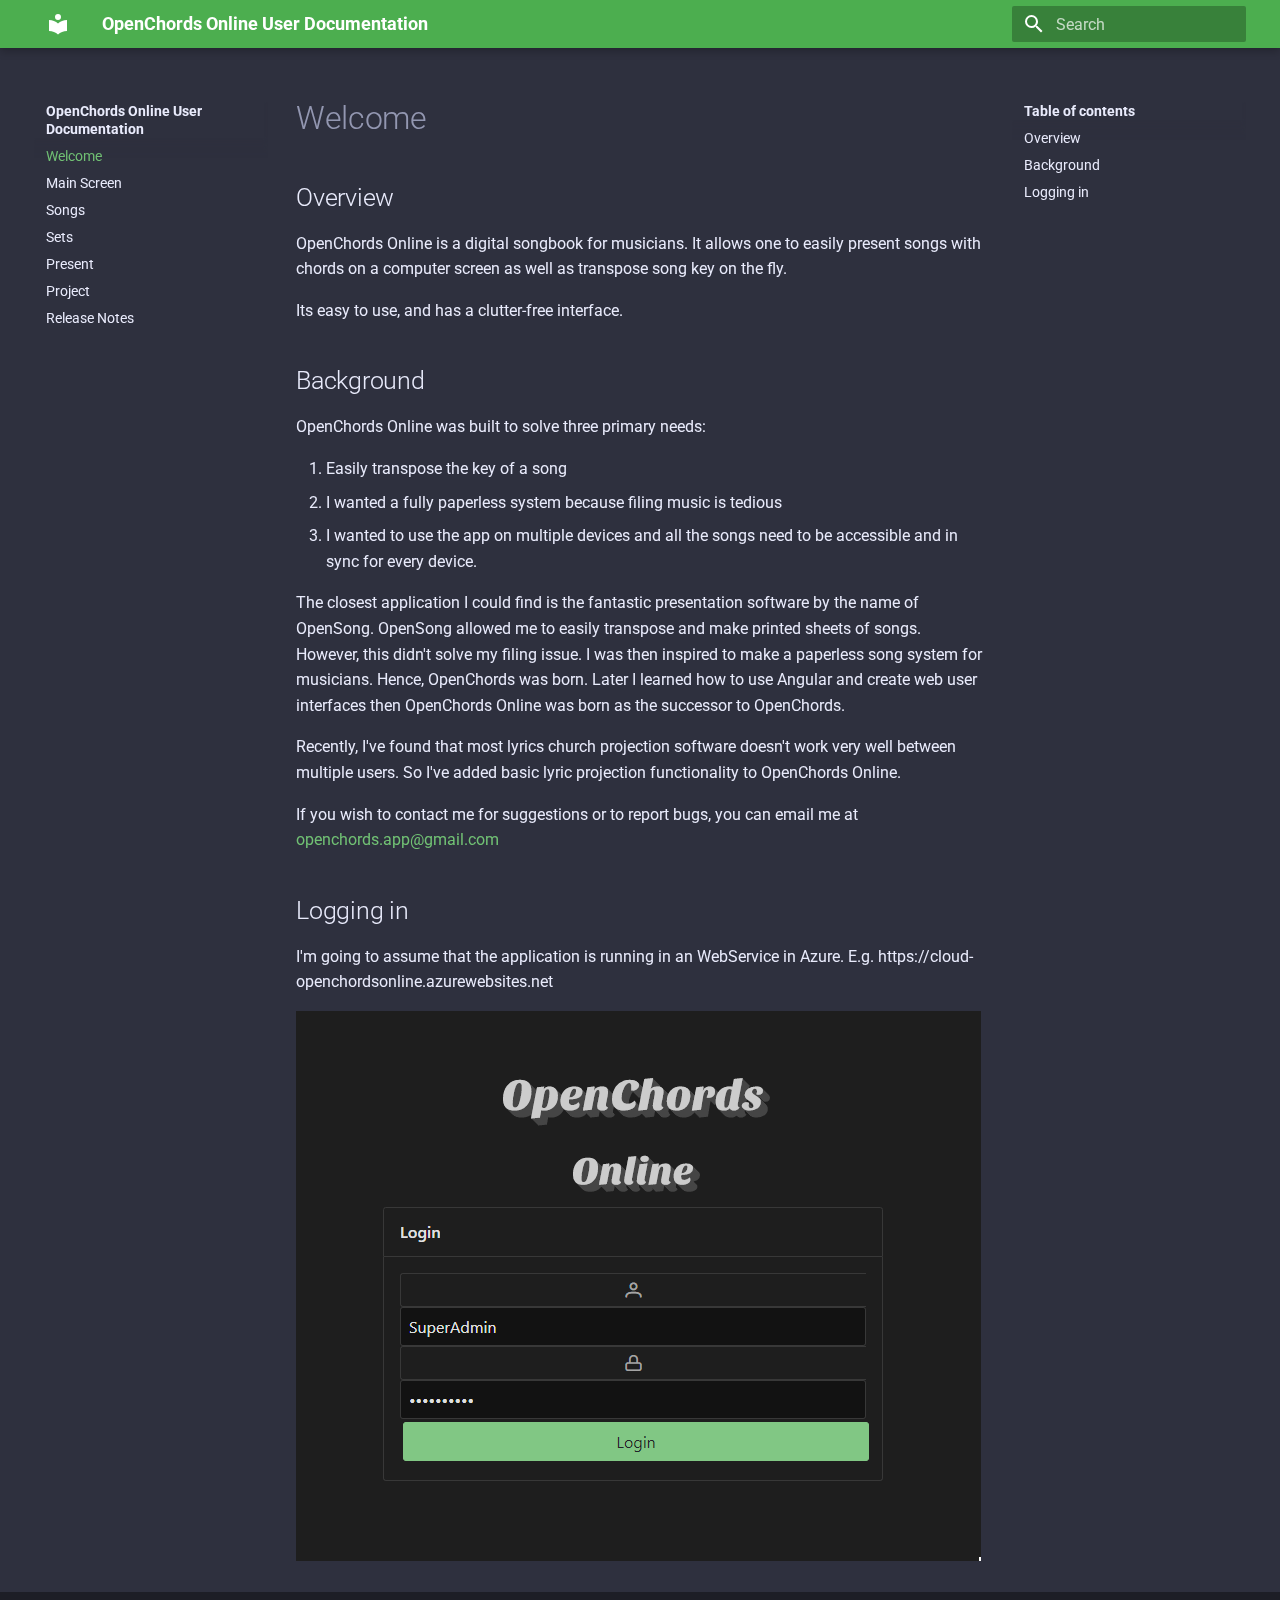
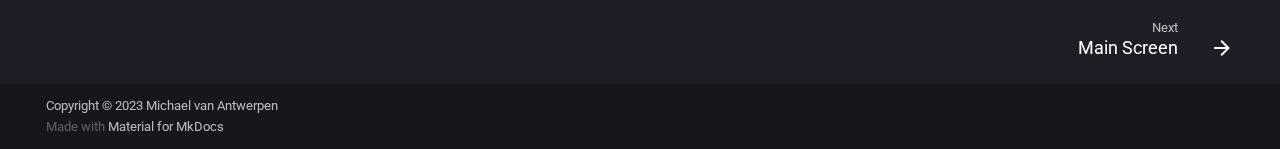
<file: index.html>
<!doctype html>
<html lang="en" class="no-js">
  <head>
    
      <meta charset="utf-8">
      <meta name="viewport" content="width=device-width,initial-scale=1">
      
        <meta name="description" content="OpenChords Online User Documentation">
      
      
        <meta name="author" content="Michael van Antwerpen">
      
      
        <link rel="canonical" href="https://wolfyreload.github.io/openchordsonline-user-documentation/">
      
      <link rel="icon" href="assets/images/favicon.png">
      <meta name="generator" content="mkdocs-1.4.2, mkdocs-material-8.5.10">
    
    
      
        <title>OpenChords Online User Documentation</title>
      
    
    
      <link rel="stylesheet" href="assets/stylesheets/main.472b142f.min.css">
      
        
        <link rel="stylesheet" href="assets/stylesheets/palette.08040f6c.min.css">
        
          
          
          <meta name="theme-color" content="#4cae4f">
        
      
      

    
    
    
      
        
        
        <link rel="preconnect" href="https://fonts.gstatic.com" crossorigin>
        <link rel="stylesheet" href="https://fonts.googleapis.com/css?family=Roboto:300,300i,400,400i,700,700i%7CRoboto+Mono:400,400i,700,700i&display=fallback">
        <style>:root{--md-text-font:"Roboto";--md-code-font:"Roboto Mono"}</style>
      
    
    
      <link rel="stylesheet" href="css/extra.css">
    
    <script>__md_scope=new URL(".",location),__md_hash=e=>[...e].reduce((e,_)=>(e<<5)-e+_.charCodeAt(0),0),__md_get=(e,_=localStorage,t=__md_scope)=>JSON.parse(_.getItem(t.pathname+"."+e)),__md_set=(e,_,t=localStorage,a=__md_scope)=>{try{t.setItem(a.pathname+"."+e,JSON.stringify(_))}catch(e){}}</script>
    
      

    
    
    
  </head>
  
  
    
    
    
    
    
    <body dir="ltr" data-md-color-scheme="slate" data-md-color-primary="green" data-md-color-accent="green">
  
    
    
    <input class="md-toggle" data-md-toggle="drawer" type="checkbox" id="__drawer" autocomplete="off">
    <input class="md-toggle" data-md-toggle="search" type="checkbox" id="__search" autocomplete="off">
    <label class="md-overlay" for="__drawer"></label>
    <div data-md-component="skip">
      
        
        <a href="#overview" class="md-skip">
          Skip to content
        </a>
      
    </div>
    <div data-md-component="announce">
      
    </div>
    
    
      

<header class="md-header" data-md-component="header">
  <nav class="md-header__inner md-grid" aria-label="Header">
    <a href="." title="OpenChords Online User Documentation" class="md-header__button md-logo" aria-label="OpenChords Online User Documentation" data-md-component="logo">
      
  
  <svg xmlns="http://www.w3.org/2000/svg" viewBox="0 0 24 24"><path d="M12 8a3 3 0 0 0 3-3 3 3 0 0 0-3-3 3 3 0 0 0-3 3 3 3 0 0 0 3 3m0 3.54C9.64 9.35 6.5 8 3 8v11c3.5 0 6.64 1.35 9 3.54 2.36-2.19 5.5-3.54 9-3.54V8c-3.5 0-6.64 1.35-9 3.54Z"/></svg>

    </a>
    <label class="md-header__button md-icon" for="__drawer">
      <svg xmlns="http://www.w3.org/2000/svg" viewBox="0 0 24 24"><path d="M3 6h18v2H3V6m0 5h18v2H3v-2m0 5h18v2H3v-2Z"/></svg>
    </label>
    <div class="md-header__title" data-md-component="header-title">
      <div class="md-header__ellipsis">
        <div class="md-header__topic">
          <span class="md-ellipsis">
            OpenChords Online User Documentation
          </span>
        </div>
        <div class="md-header__topic" data-md-component="header-topic">
          <span class="md-ellipsis">
            
              Welcome
            
          </span>
        </div>
      </div>
    </div>
    
    
    
      <label class="md-header__button md-icon" for="__search">
        <svg xmlns="http://www.w3.org/2000/svg" viewBox="0 0 24 24"><path d="M9.5 3A6.5 6.5 0 0 1 16 9.5c0 1.61-.59 3.09-1.56 4.23l.27.27h.79l5 5-1.5 1.5-5-5v-.79l-.27-.27A6.516 6.516 0 0 1 9.5 16 6.5 6.5 0 0 1 3 9.5 6.5 6.5 0 0 1 9.5 3m0 2C7 5 5 7 5 9.5S7 14 9.5 14 14 12 14 9.5 12 5 9.5 5Z"/></svg>
      </label>
      <div class="md-search" data-md-component="search" role="dialog">
  <label class="md-search__overlay" for="__search"></label>
  <div class="md-search__inner" role="search">
    <form class="md-search__form" name="search">
      <input type="text" class="md-search__input" name="query" aria-label="Search" placeholder="Search" autocapitalize="off" autocorrect="off" autocomplete="off" spellcheck="false" data-md-component="search-query" required>
      <label class="md-search__icon md-icon" for="__search">
        <svg xmlns="http://www.w3.org/2000/svg" viewBox="0 0 24 24"><path d="M9.5 3A6.5 6.5 0 0 1 16 9.5c0 1.61-.59 3.09-1.56 4.23l.27.27h.79l5 5-1.5 1.5-5-5v-.79l-.27-.27A6.516 6.516 0 0 1 9.5 16 6.5 6.5 0 0 1 3 9.5 6.5 6.5 0 0 1 9.5 3m0 2C7 5 5 7 5 9.5S7 14 9.5 14 14 12 14 9.5 12 5 9.5 5Z"/></svg>
        <svg xmlns="http://www.w3.org/2000/svg" viewBox="0 0 24 24"><path d="M20 11v2H8l5.5 5.5-1.42 1.42L4.16 12l7.92-7.92L13.5 5.5 8 11h12Z"/></svg>
      </label>
      <nav class="md-search__options" aria-label="Search">
        
        <button type="reset" class="md-search__icon md-icon" title="Clear" aria-label="Clear" tabindex="-1">
          <svg xmlns="http://www.w3.org/2000/svg" viewBox="0 0 24 24"><path d="M19 6.41 17.59 5 12 10.59 6.41 5 5 6.41 10.59 12 5 17.59 6.41 19 12 13.41 17.59 19 19 17.59 13.41 12 19 6.41Z"/></svg>
        </button>
      </nav>
      
    </form>
    <div class="md-search__output">
      <div class="md-search__scrollwrap" data-md-scrollfix>
        <div class="md-search-result" data-md-component="search-result">
          <div class="md-search-result__meta">
            Initializing search
          </div>
          <ol class="md-search-result__list"></ol>
        </div>
      </div>
    </div>
  </div>
</div>
    
    
      <div class="md-header__source">
        <a href="https://github.com/wolfyreload/openchordsonline-user-documentation" title="Go to repository" class="md-source" data-md-component="source">
  <div class="md-source__icon md-icon">
    
    <svg xmlns="http://www.w3.org/2000/svg" viewBox="0 0 448 512"><!--! Font Awesome Free 6.2.0 by @fontawesome - https://fontawesome.com License - https://fontawesome.com/license/free (Icons: CC BY 4.0, Fonts: SIL OFL 1.1, Code: MIT License) Copyright 2022 Fonticons, Inc.--><path d="M439.55 236.05 244 40.45a28.87 28.87 0 0 0-40.81 0l-40.66 40.63 51.52 51.52c27.06-9.14 52.68 16.77 43.39 43.68l49.66 49.66c34.23-11.8 61.18 31 35.47 56.69-26.49 26.49-70.21-2.87-56-37.34L240.22 199v121.85c25.3 12.54 22.26 41.85 9.08 55a34.34 34.34 0 0 1-48.55 0c-17.57-17.6-11.07-46.91 11.25-56v-123c-20.8-8.51-24.6-30.74-18.64-45L142.57 101 8.45 235.14a28.86 28.86 0 0 0 0 40.81l195.61 195.6a28.86 28.86 0 0 0 40.8 0l194.69-194.69a28.86 28.86 0 0 0 0-40.81z"/></svg>
  </div>
  <div class="md-source__repository">
    GitHub
  </div>
</a>
      </div>
    
  </nav>
  
</header>
    
    <div class="md-container" data-md-component="container">
      
      
        
          
        
      
      <main class="md-main" data-md-component="main">
        <div class="md-main__inner md-grid">
          
            
              
              <div class="md-sidebar md-sidebar--primary" data-md-component="sidebar" data-md-type="navigation" >
                <div class="md-sidebar__scrollwrap">
                  <div class="md-sidebar__inner">
                    


<nav class="md-nav md-nav--primary" aria-label="Navigation" data-md-level="0">
  <label class="md-nav__title" for="__drawer">
    <a href="." title="OpenChords Online User Documentation" class="md-nav__button md-logo" aria-label="OpenChords Online User Documentation" data-md-component="logo">
      
  
  <svg xmlns="http://www.w3.org/2000/svg" viewBox="0 0 24 24"><path d="M12 8a3 3 0 0 0 3-3 3 3 0 0 0-3-3 3 3 0 0 0-3 3 3 3 0 0 0 3 3m0 3.54C9.64 9.35 6.5 8 3 8v11c3.5 0 6.64 1.35 9 3.54 2.36-2.19 5.5-3.54 9-3.54V8c-3.5 0-6.64 1.35-9 3.54Z"/></svg>

    </a>
    OpenChords Online User Documentation
  </label>
  
    <div class="md-nav__source">
      <a href="https://github.com/wolfyreload/openchordsonline-user-documentation" title="Go to repository" class="md-source" data-md-component="source">
  <div class="md-source__icon md-icon">
    
    <svg xmlns="http://www.w3.org/2000/svg" viewBox="0 0 448 512"><!--! Font Awesome Free 6.2.0 by @fontawesome - https://fontawesome.com License - https://fontawesome.com/license/free (Icons: CC BY 4.0, Fonts: SIL OFL 1.1, Code: MIT License) Copyright 2022 Fonticons, Inc.--><path d="M439.55 236.05 244 40.45a28.87 28.87 0 0 0-40.81 0l-40.66 40.63 51.52 51.52c27.06-9.14 52.68 16.77 43.39 43.68l49.66 49.66c34.23-11.8 61.18 31 35.47 56.69-26.49 26.49-70.21-2.87-56-37.34L240.22 199v121.85c25.3 12.54 22.26 41.85 9.08 55a34.34 34.34 0 0 1-48.55 0c-17.57-17.6-11.07-46.91 11.25-56v-123c-20.8-8.51-24.6-30.74-18.64-45L142.57 101 8.45 235.14a28.86 28.86 0 0 0 0 40.81l195.61 195.6a28.86 28.86 0 0 0 40.8 0l194.69-194.69a28.86 28.86 0 0 0 0-40.81z"/></svg>
  </div>
  <div class="md-source__repository">
    GitHub
  </div>
</a>
    </div>
  
  <ul class="md-nav__list" data-md-scrollfix>
    
      
      
      

  
  
    
  
  
    <li class="md-nav__item md-nav__item--active">
      
      <input class="md-nav__toggle md-toggle" data-md-toggle="toc" type="checkbox" id="__toc">
      
      
      
        <label class="md-nav__link md-nav__link--active" for="__toc">
          Welcome
          <span class="md-nav__icon md-icon"></span>
        </label>
      
      <a href="." class="md-nav__link md-nav__link--active">
        Welcome
      </a>
      
        

<nav class="md-nav md-nav--secondary" aria-label="Table of contents">
  
  
  
  
    <label class="md-nav__title" for="__toc">
      <span class="md-nav__icon md-icon"></span>
      Table of contents
    </label>
    <ul class="md-nav__list" data-md-component="toc" data-md-scrollfix>
      
        <li class="md-nav__item">
  <a href="#overview" class="md-nav__link">
    Overview
  </a>
  
</li>
      
        <li class="md-nav__item">
  <a href="#background" class="md-nav__link">
    Background
  </a>
  
</li>
      
        <li class="md-nav__item">
  <a href="#logging-in" class="md-nav__link">
    Logging in
  </a>
  
</li>
      
    </ul>
  
</nav>
      
    </li>
  

    
      
      
      

  
  
  
    <li class="md-nav__item">
      <a href="main-screen/" class="md-nav__link">
        Main Screen
      </a>
    </li>
  

    
      
      
      

  
  
  
    <li class="md-nav__item">
      <a href="song-list/" class="md-nav__link">
        Songs
      </a>
    </li>
  

    
      
      
      

  
  
  
    <li class="md-nav__item">
      <a href="set-list/" class="md-nav__link">
        Sets
      </a>
    </li>
  

    
      
      
      

  
  
  
    <li class="md-nav__item">
      <a href="present-set/" class="md-nav__link">
        Present
      </a>
    </li>
  

    
      
      
      

  
  
  
    <li class="md-nav__item">
      <a href="project-set/" class="md-nav__link">
        Project
      </a>
    </li>
  

    
      
      
      

  
  
  
    <li class="md-nav__item">
      <a href="release-notes/" class="md-nav__link">
        Release Notes
      </a>
    </li>
  

    
  </ul>
</nav>
                  </div>
                </div>
              </div>
            
            
              
              <div class="md-sidebar md-sidebar--secondary" data-md-component="sidebar" data-md-type="toc" >
                <div class="md-sidebar__scrollwrap">
                  <div class="md-sidebar__inner">
                    

<nav class="md-nav md-nav--secondary" aria-label="Table of contents">
  
  
  
  
    <label class="md-nav__title" for="__toc">
      <span class="md-nav__icon md-icon"></span>
      Table of contents
    </label>
    <ul class="md-nav__list" data-md-component="toc" data-md-scrollfix>
      
        <li class="md-nav__item">
  <a href="#overview" class="md-nav__link">
    Overview
  </a>
  
</li>
      
        <li class="md-nav__item">
  <a href="#background" class="md-nav__link">
    Background
  </a>
  
</li>
      
        <li class="md-nav__item">
  <a href="#logging-in" class="md-nav__link">
    Logging in
  </a>
  
</li>
      
    </ul>
  
</nav>
                  </div>
                </div>
              </div>
            
          
          
            <div class="md-content" data-md-component="content">
              <article class="md-content__inner md-typeset">
                
                  

  <a href="https://github.com/wolfyreload/openchordsonline-user-documentation/edit/master/docs/index.md" title="Edit this page" class="md-content__button md-icon">
    
    <svg xmlns="http://www.w3.org/2000/svg" viewBox="0 0 24 24"><path d="M20.71 7.04c.39-.39.39-1.04 0-1.41l-2.34-2.34c-.37-.39-1.02-.39-1.41 0l-1.84 1.83 3.75 3.75M3 17.25V21h3.75L17.81 9.93l-3.75-3.75L3 17.25Z"/></svg>
  </a>


  <h1>Welcome</h1>

<h2 id="overview">Overview<a class="headerlink" href="#overview" title="Permanent link">&para;</a></h2>
<p>OpenChords Online is a digital songbook for musicians. It allows one to easily
present songs with chords on a computer screen as well as transpose song key on
the fly.</p>
<p>Its easy to use, and has a clutter-free interface.</p>
<h2 id="background">Background<a class="headerlink" href="#background" title="Permanent link">&para;</a></h2>
<p>OpenChords Online was built to solve three primary needs:</p>
<ol>
<li>Easily transpose the key of a song</li>
<li>I wanted a fully paperless system because filing music is tedious</li>
<li>I wanted to use the app on multiple devices and all the songs need to be
   accessible and in sync for every device.</li>
</ol>
<p>The closest application I could find is the fantastic presentation software by
the name of OpenSong. OpenSong allowed me to easily transpose and make printed
sheets of songs. However, this didn't solve my filing issue. I was then inspired
to make a paperless song system for musicians. Hence, OpenChords was born. Later
I learned how to use Angular and create web user interfaces then OpenChords
Online was born as the successor to OpenChords.</p>
<p>Recently, I've found that most lyrics church projection software doesn't work
very well between multiple users. So I've added basic lyric projection
functionality to OpenChords Online.</p>
<p>If you wish to contact me for suggestions or to report bugs, you can email me at
<a href="&#109;&#97;&#105;&#108;&#116;&#111;&#58;&#111;&#112;&#101;&#110;&#99;&#104;&#111;&#114;&#100;&#115;&#46;&#97;&#112;&#112;&#64;&#103;&#109;&#97;&#105;&#108;&#46;&#99;&#111;&#109;">&#111;&#112;&#101;&#110;&#99;&#104;&#111;&#114;&#100;&#115;&#46;&#97;&#112;&#112;&#64;&#103;&#109;&#97;&#105;&#108;&#46;&#99;&#111;&#109;</a></p>
<h2 id="logging-in">Logging in<a class="headerlink" href="#logging-in" title="Permanent link">&para;</a></h2>
<p>I'm going to assume that the application is running in an WebService in Azure.
E.g. https://cloud-openchordsonline.azurewebsites.net</p>
<p><img alt="login-screen" src="img/login-screen.png" /></p>





                
              </article>
            </div>
          
          
        </div>
        
      </main>
      
        <footer class="md-footer">
  
    
    <nav class="md-footer__inner md-grid" aria-label="Footer" >
      
      
        
        <a href="main-screen/" class="md-footer__link md-footer__link--next" aria-label="Next: Main Screen" rel="next">
          <div class="md-footer__title">
            <div class="md-ellipsis">
              <span class="md-footer__direction">
                Next
              </span>
              Main Screen
            </div>
          </div>
          <div class="md-footer__button md-icon">
            <svg xmlns="http://www.w3.org/2000/svg" viewBox="0 0 24 24"><path d="M4 11v2h12l-5.5 5.5 1.42 1.42L19.84 12l-7.92-7.92L10.5 5.5 16 11H4Z"/></svg>
          </div>
        </a>
      
    </nav>
  
  <div class="md-footer-meta md-typeset">
    <div class="md-footer-meta__inner md-grid">
      <div class="md-copyright">
  
    <div class="md-copyright__highlight">
      Copyright &copy; 2023 Michael van Antwerpen
    </div>
  
  
    Made with
    <a href="https://squidfunk.github.io/mkdocs-material/" target="_blank" rel="noopener">
      Material for MkDocs
    </a>
  
</div>
      
    </div>
  </div>
</footer>
      
    </div>
    <div class="md-dialog" data-md-component="dialog">
      <div class="md-dialog__inner md-typeset"></div>
    </div>
    
    <script id="__config" type="application/json">{"base": ".", "features": [], "search": "assets/javascripts/workers/search.16e2a7d4.min.js", "translations": {"clipboard.copied": "Copied to clipboard", "clipboard.copy": "Copy to clipboard", "search.config.lang": "en", "search.config.pipeline": "trimmer, stopWordFilter", "search.config.separator": "[\\s\\-]+", "search.placeholder": "Search", "search.result.more.one": "1 more on this page", "search.result.more.other": "# more on this page", "search.result.none": "No matching documents", "search.result.one": "1 matching document", "search.result.other": "# matching documents", "search.result.placeholder": "Type to start searching", "search.result.term.missing": "Missing", "select.version.title": "Select version"}}</script>
    
    
      <script src="assets/javascripts/bundle.d6c3db9e.min.js"></script>
      
    
  </body>
</html>
</file>
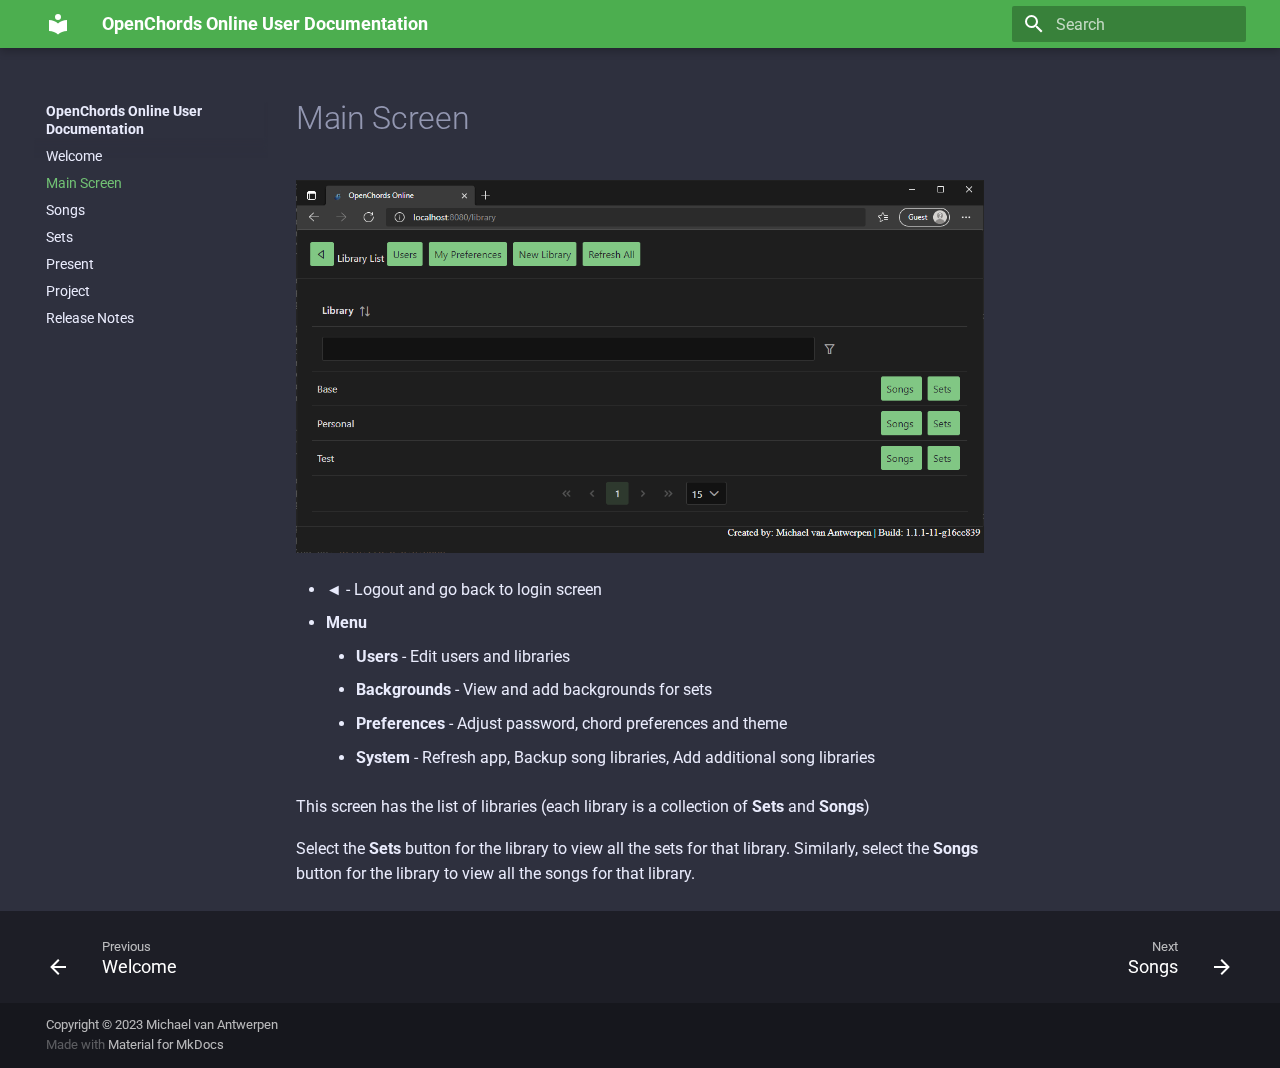
<file: main-screen/index.html>
<!doctype html>
<html lang="en" class="no-js">
  <head>
    
      <meta charset="utf-8">
      <meta name="viewport" content="width=device-width,initial-scale=1">
      
        <meta name="description" content="OpenChords Online User Documentation">
      
      
        <meta name="author" content="Michael van Antwerpen">
      
      
        <link rel="canonical" href="https://wolfyreload.github.io/openchordsonline-user-documentation/main-screen/">
      
      <link rel="icon" href="../assets/images/favicon.png">
      <meta name="generator" content="mkdocs-1.4.2, mkdocs-material-8.5.10">
    
    
      
        <title>Main Screen - OpenChords Online User Documentation</title>
      
    
    
      <link rel="stylesheet" href="../assets/stylesheets/main.472b142f.min.css">
      
        
        <link rel="stylesheet" href="../assets/stylesheets/palette.08040f6c.min.css">
        
          
          
          <meta name="theme-color" content="#4cae4f">
        
      
      

    
    
    
      
        
        
        <link rel="preconnect" href="https://fonts.gstatic.com" crossorigin>
        <link rel="stylesheet" href="https://fonts.googleapis.com/css?family=Roboto:300,300i,400,400i,700,700i%7CRoboto+Mono:400,400i,700,700i&display=fallback">
        <style>:root{--md-text-font:"Roboto";--md-code-font:"Roboto Mono"}</style>
      
    
    
      <link rel="stylesheet" href="../css/extra.css">
    
    <script>__md_scope=new URL("..",location),__md_hash=e=>[...e].reduce((e,_)=>(e<<5)-e+_.charCodeAt(0),0),__md_get=(e,_=localStorage,t=__md_scope)=>JSON.parse(_.getItem(t.pathname+"."+e)),__md_set=(e,_,t=localStorage,a=__md_scope)=>{try{t.setItem(a.pathname+"."+e,JSON.stringify(_))}catch(e){}}</script>
    
      

    
    
    
  </head>
  
  
    
    
    
    
    
    <body dir="ltr" data-md-color-scheme="slate" data-md-color-primary="green" data-md-color-accent="green">
  
    
    
    <input class="md-toggle" data-md-toggle="drawer" type="checkbox" id="__drawer" autocomplete="off">
    <input class="md-toggle" data-md-toggle="search" type="checkbox" id="__search" autocomplete="off">
    <label class="md-overlay" for="__drawer"></label>
    <div data-md-component="skip">
      
        
        <a href="#main-screen" class="md-skip">
          Skip to content
        </a>
      
    </div>
    <div data-md-component="announce">
      
    </div>
    
    
      

<header class="md-header" data-md-component="header">
  <nav class="md-header__inner md-grid" aria-label="Header">
    <a href=".." title="OpenChords Online User Documentation" class="md-header__button md-logo" aria-label="OpenChords Online User Documentation" data-md-component="logo">
      
  
  <svg xmlns="http://www.w3.org/2000/svg" viewBox="0 0 24 24"><path d="M12 8a3 3 0 0 0 3-3 3 3 0 0 0-3-3 3 3 0 0 0-3 3 3 3 0 0 0 3 3m0 3.54C9.64 9.35 6.5 8 3 8v11c3.5 0 6.64 1.35 9 3.54 2.36-2.19 5.5-3.54 9-3.54V8c-3.5 0-6.64 1.35-9 3.54Z"/></svg>

    </a>
    <label class="md-header__button md-icon" for="__drawer">
      <svg xmlns="http://www.w3.org/2000/svg" viewBox="0 0 24 24"><path d="M3 6h18v2H3V6m0 5h18v2H3v-2m0 5h18v2H3v-2Z"/></svg>
    </label>
    <div class="md-header__title" data-md-component="header-title">
      <div class="md-header__ellipsis">
        <div class="md-header__topic">
          <span class="md-ellipsis">
            OpenChords Online User Documentation
          </span>
        </div>
        <div class="md-header__topic" data-md-component="header-topic">
          <span class="md-ellipsis">
            
              Main Screen
            
          </span>
        </div>
      </div>
    </div>
    
    
    
      <label class="md-header__button md-icon" for="__search">
        <svg xmlns="http://www.w3.org/2000/svg" viewBox="0 0 24 24"><path d="M9.5 3A6.5 6.5 0 0 1 16 9.5c0 1.61-.59 3.09-1.56 4.23l.27.27h.79l5 5-1.5 1.5-5-5v-.79l-.27-.27A6.516 6.516 0 0 1 9.5 16 6.5 6.5 0 0 1 3 9.5 6.5 6.5 0 0 1 9.5 3m0 2C7 5 5 7 5 9.5S7 14 9.5 14 14 12 14 9.5 12 5 9.5 5Z"/></svg>
      </label>
      <div class="md-search" data-md-component="search" role="dialog">
  <label class="md-search__overlay" for="__search"></label>
  <div class="md-search__inner" role="search">
    <form class="md-search__form" name="search">
      <input type="text" class="md-search__input" name="query" aria-label="Search" placeholder="Search" autocapitalize="off" autocorrect="off" autocomplete="off" spellcheck="false" data-md-component="search-query" required>
      <label class="md-search__icon md-icon" for="__search">
        <svg xmlns="http://www.w3.org/2000/svg" viewBox="0 0 24 24"><path d="M9.5 3A6.5 6.5 0 0 1 16 9.5c0 1.61-.59 3.09-1.56 4.23l.27.27h.79l5 5-1.5 1.5-5-5v-.79l-.27-.27A6.516 6.516 0 0 1 9.5 16 6.5 6.5 0 0 1 3 9.5 6.5 6.5 0 0 1 9.5 3m0 2C7 5 5 7 5 9.5S7 14 9.5 14 14 12 14 9.5 12 5 9.5 5Z"/></svg>
        <svg xmlns="http://www.w3.org/2000/svg" viewBox="0 0 24 24"><path d="M20 11v2H8l5.5 5.5-1.42 1.42L4.16 12l7.92-7.92L13.5 5.5 8 11h12Z"/></svg>
      </label>
      <nav class="md-search__options" aria-label="Search">
        
        <button type="reset" class="md-search__icon md-icon" title="Clear" aria-label="Clear" tabindex="-1">
          <svg xmlns="http://www.w3.org/2000/svg" viewBox="0 0 24 24"><path d="M19 6.41 17.59 5 12 10.59 6.41 5 5 6.41 10.59 12 5 17.59 6.41 19 12 13.41 17.59 19 19 17.59 13.41 12 19 6.41Z"/></svg>
        </button>
      </nav>
      
    </form>
    <div class="md-search__output">
      <div class="md-search__scrollwrap" data-md-scrollfix>
        <div class="md-search-result" data-md-component="search-result">
          <div class="md-search-result__meta">
            Initializing search
          </div>
          <ol class="md-search-result__list"></ol>
        </div>
      </div>
    </div>
  </div>
</div>
    
    
      <div class="md-header__source">
        <a href="https://github.com/wolfyreload/openchordsonline-user-documentation" title="Go to repository" class="md-source" data-md-component="source">
  <div class="md-source__icon md-icon">
    
    <svg xmlns="http://www.w3.org/2000/svg" viewBox="0 0 448 512"><!--! Font Awesome Free 6.2.0 by @fontawesome - https://fontawesome.com License - https://fontawesome.com/license/free (Icons: CC BY 4.0, Fonts: SIL OFL 1.1, Code: MIT License) Copyright 2022 Fonticons, Inc.--><path d="M439.55 236.05 244 40.45a28.87 28.87 0 0 0-40.81 0l-40.66 40.63 51.52 51.52c27.06-9.14 52.68 16.77 43.39 43.68l49.66 49.66c34.23-11.8 61.18 31 35.47 56.69-26.49 26.49-70.21-2.87-56-37.34L240.22 199v121.85c25.3 12.54 22.26 41.85 9.08 55a34.34 34.34 0 0 1-48.55 0c-17.57-17.6-11.07-46.91 11.25-56v-123c-20.8-8.51-24.6-30.74-18.64-45L142.57 101 8.45 235.14a28.86 28.86 0 0 0 0 40.81l195.61 195.6a28.86 28.86 0 0 0 40.8 0l194.69-194.69a28.86 28.86 0 0 0 0-40.81z"/></svg>
  </div>
  <div class="md-source__repository">
    GitHub
  </div>
</a>
      </div>
    
  </nav>
  
</header>
    
    <div class="md-container" data-md-component="container">
      
      
        
          
        
      
      <main class="md-main" data-md-component="main">
        <div class="md-main__inner md-grid">
          
            
              
              <div class="md-sidebar md-sidebar--primary" data-md-component="sidebar" data-md-type="navigation" >
                <div class="md-sidebar__scrollwrap">
                  <div class="md-sidebar__inner">
                    


<nav class="md-nav md-nav--primary" aria-label="Navigation" data-md-level="0">
  <label class="md-nav__title" for="__drawer">
    <a href=".." title="OpenChords Online User Documentation" class="md-nav__button md-logo" aria-label="OpenChords Online User Documentation" data-md-component="logo">
      
  
  <svg xmlns="http://www.w3.org/2000/svg" viewBox="0 0 24 24"><path d="M12 8a3 3 0 0 0 3-3 3 3 0 0 0-3-3 3 3 0 0 0-3 3 3 3 0 0 0 3 3m0 3.54C9.64 9.35 6.5 8 3 8v11c3.5 0 6.64 1.35 9 3.54 2.36-2.19 5.5-3.54 9-3.54V8c-3.5 0-6.64 1.35-9 3.54Z"/></svg>

    </a>
    OpenChords Online User Documentation
  </label>
  
    <div class="md-nav__source">
      <a href="https://github.com/wolfyreload/openchordsonline-user-documentation" title="Go to repository" class="md-source" data-md-component="source">
  <div class="md-source__icon md-icon">
    
    <svg xmlns="http://www.w3.org/2000/svg" viewBox="0 0 448 512"><!--! Font Awesome Free 6.2.0 by @fontawesome - https://fontawesome.com License - https://fontawesome.com/license/free (Icons: CC BY 4.0, Fonts: SIL OFL 1.1, Code: MIT License) Copyright 2022 Fonticons, Inc.--><path d="M439.55 236.05 244 40.45a28.87 28.87 0 0 0-40.81 0l-40.66 40.63 51.52 51.52c27.06-9.14 52.68 16.77 43.39 43.68l49.66 49.66c34.23-11.8 61.18 31 35.47 56.69-26.49 26.49-70.21-2.87-56-37.34L240.22 199v121.85c25.3 12.54 22.26 41.85 9.08 55a34.34 34.34 0 0 1-48.55 0c-17.57-17.6-11.07-46.91 11.25-56v-123c-20.8-8.51-24.6-30.74-18.64-45L142.57 101 8.45 235.14a28.86 28.86 0 0 0 0 40.81l195.61 195.6a28.86 28.86 0 0 0 40.8 0l194.69-194.69a28.86 28.86 0 0 0 0-40.81z"/></svg>
  </div>
  <div class="md-source__repository">
    GitHub
  </div>
</a>
    </div>
  
  <ul class="md-nav__list" data-md-scrollfix>
    
      
      
      

  
  
  
    <li class="md-nav__item">
      <a href=".." class="md-nav__link">
        Welcome
      </a>
    </li>
  

    
      
      
      

  
  
    
  
  
    <li class="md-nav__item md-nav__item--active">
      
      <input class="md-nav__toggle md-toggle" data-md-toggle="toc" type="checkbox" id="__toc">
      
      
        
      
      
      <a href="./" class="md-nav__link md-nav__link--active">
        Main Screen
      </a>
      
    </li>
  

    
      
      
      

  
  
  
    <li class="md-nav__item">
      <a href="../song-list/" class="md-nav__link">
        Songs
      </a>
    </li>
  

    
      
      
      

  
  
  
    <li class="md-nav__item">
      <a href="../set-list/" class="md-nav__link">
        Sets
      </a>
    </li>
  

    
      
      
      

  
  
  
    <li class="md-nav__item">
      <a href="../present-set/" class="md-nav__link">
        Present
      </a>
    </li>
  

    
      
      
      

  
  
  
    <li class="md-nav__item">
      <a href="../project-set/" class="md-nav__link">
        Project
      </a>
    </li>
  

    
      
      
      

  
  
  
    <li class="md-nav__item">
      <a href="../release-notes/" class="md-nav__link">
        Release Notes
      </a>
    </li>
  

    
  </ul>
</nav>
                  </div>
                </div>
              </div>
            
            
              
              <div class="md-sidebar md-sidebar--secondary" data-md-component="sidebar" data-md-type="toc" >
                <div class="md-sidebar__scrollwrap">
                  <div class="md-sidebar__inner">
                    

<nav class="md-nav md-nav--secondary" aria-label="Table of contents">
  
  
  
    
  
  
</nav>
                  </div>
                </div>
              </div>
            
          
          
            <div class="md-content" data-md-component="content">
              <article class="md-content__inner md-typeset">
                
                  

  <a href="https://github.com/wolfyreload/openchordsonline-user-documentation/edit/master/docs/main-screen.md" title="Edit this page" class="md-content__button md-icon">
    
    <svg xmlns="http://www.w3.org/2000/svg" viewBox="0 0 24 24"><path d="M20.71 7.04c.39-.39.39-1.04 0-1.41l-2.34-2.34c-.37-.39-1.02-.39-1.41 0l-1.84 1.83 3.75 3.75M3 17.25V21h3.75L17.81 9.93l-3.75-3.75L3 17.25Z"/></svg>
  </a>


<h1 id="main-screen">Main Screen<a class="headerlink" href="#main-screen" title="Permanent link">&para;</a></h1>
<p><img alt="main-screen" src="../img/main-screen.png" /></p>
<ul>
<li><strong>◄</strong> - Logout and go back to login screen</li>
<li><strong>Menu</strong><ul>
<li><strong>Users</strong> - Edit users and libraries</li>
<li><strong>Backgrounds</strong> - View and add backgrounds for sets</li>
<li><strong>Preferences</strong> - Adjust password, chord preferences and theme</li>
<li><strong>System</strong> - Refresh app, Backup song libraries, Add additional song
    libraries</li>
</ul>
</li>
</ul>
<p>This screen has the list of libraries (each library is a collection of <strong>Sets</strong>
and <strong>Songs</strong>)</p>
<p>Select the <strong>Sets</strong> button for the library to view all the sets for that
library. Similarly, select the <strong>Songs</strong> button for the library to view all the
songs for that library.</p>





                
              </article>
            </div>
          
          
        </div>
        
      </main>
      
        <footer class="md-footer">
  
    
    <nav class="md-footer__inner md-grid" aria-label="Footer" >
      
        
        <a href=".." class="md-footer__link md-footer__link--prev" aria-label="Previous: Welcome" rel="prev">
          <div class="md-footer__button md-icon">
            <svg xmlns="http://www.w3.org/2000/svg" viewBox="0 0 24 24"><path d="M20 11v2H8l5.5 5.5-1.42 1.42L4.16 12l7.92-7.92L13.5 5.5 8 11h12Z"/></svg>
          </div>
          <div class="md-footer__title">
            <div class="md-ellipsis">
              <span class="md-footer__direction">
                Previous
              </span>
              Welcome
            </div>
          </div>
        </a>
      
      
        
        <a href="../song-list/" class="md-footer__link md-footer__link--next" aria-label="Next: Songs" rel="next">
          <div class="md-footer__title">
            <div class="md-ellipsis">
              <span class="md-footer__direction">
                Next
              </span>
              Songs
            </div>
          </div>
          <div class="md-footer__button md-icon">
            <svg xmlns="http://www.w3.org/2000/svg" viewBox="0 0 24 24"><path d="M4 11v2h12l-5.5 5.5 1.42 1.42L19.84 12l-7.92-7.92L10.5 5.5 16 11H4Z"/></svg>
          </div>
        </a>
      
    </nav>
  
  <div class="md-footer-meta md-typeset">
    <div class="md-footer-meta__inner md-grid">
      <div class="md-copyright">
  
    <div class="md-copyright__highlight">
      Copyright &copy; 2023 Michael van Antwerpen
    </div>
  
  
    Made with
    <a href="https://squidfunk.github.io/mkdocs-material/" target="_blank" rel="noopener">
      Material for MkDocs
    </a>
  
</div>
      
    </div>
  </div>
</footer>
      
    </div>
    <div class="md-dialog" data-md-component="dialog">
      <div class="md-dialog__inner md-typeset"></div>
    </div>
    
    <script id="__config" type="application/json">{"base": "..", "features": [], "search": "../assets/javascripts/workers/search.16e2a7d4.min.js", "translations": {"clipboard.copied": "Copied to clipboard", "clipboard.copy": "Copy to clipboard", "search.config.lang": "en", "search.config.pipeline": "trimmer, stopWordFilter", "search.config.separator": "[\\s\\-]+", "search.placeholder": "Search", "search.result.more.one": "1 more on this page", "search.result.more.other": "# more on this page", "search.result.none": "No matching documents", "search.result.one": "1 matching document", "search.result.other": "# matching documents", "search.result.placeholder": "Type to start searching", "search.result.term.missing": "Missing", "select.version.title": "Select version"}}</script>
    
    
      <script src="../assets/javascripts/bundle.d6c3db9e.min.js"></script>
      
    
  </body>
</html>
</file>
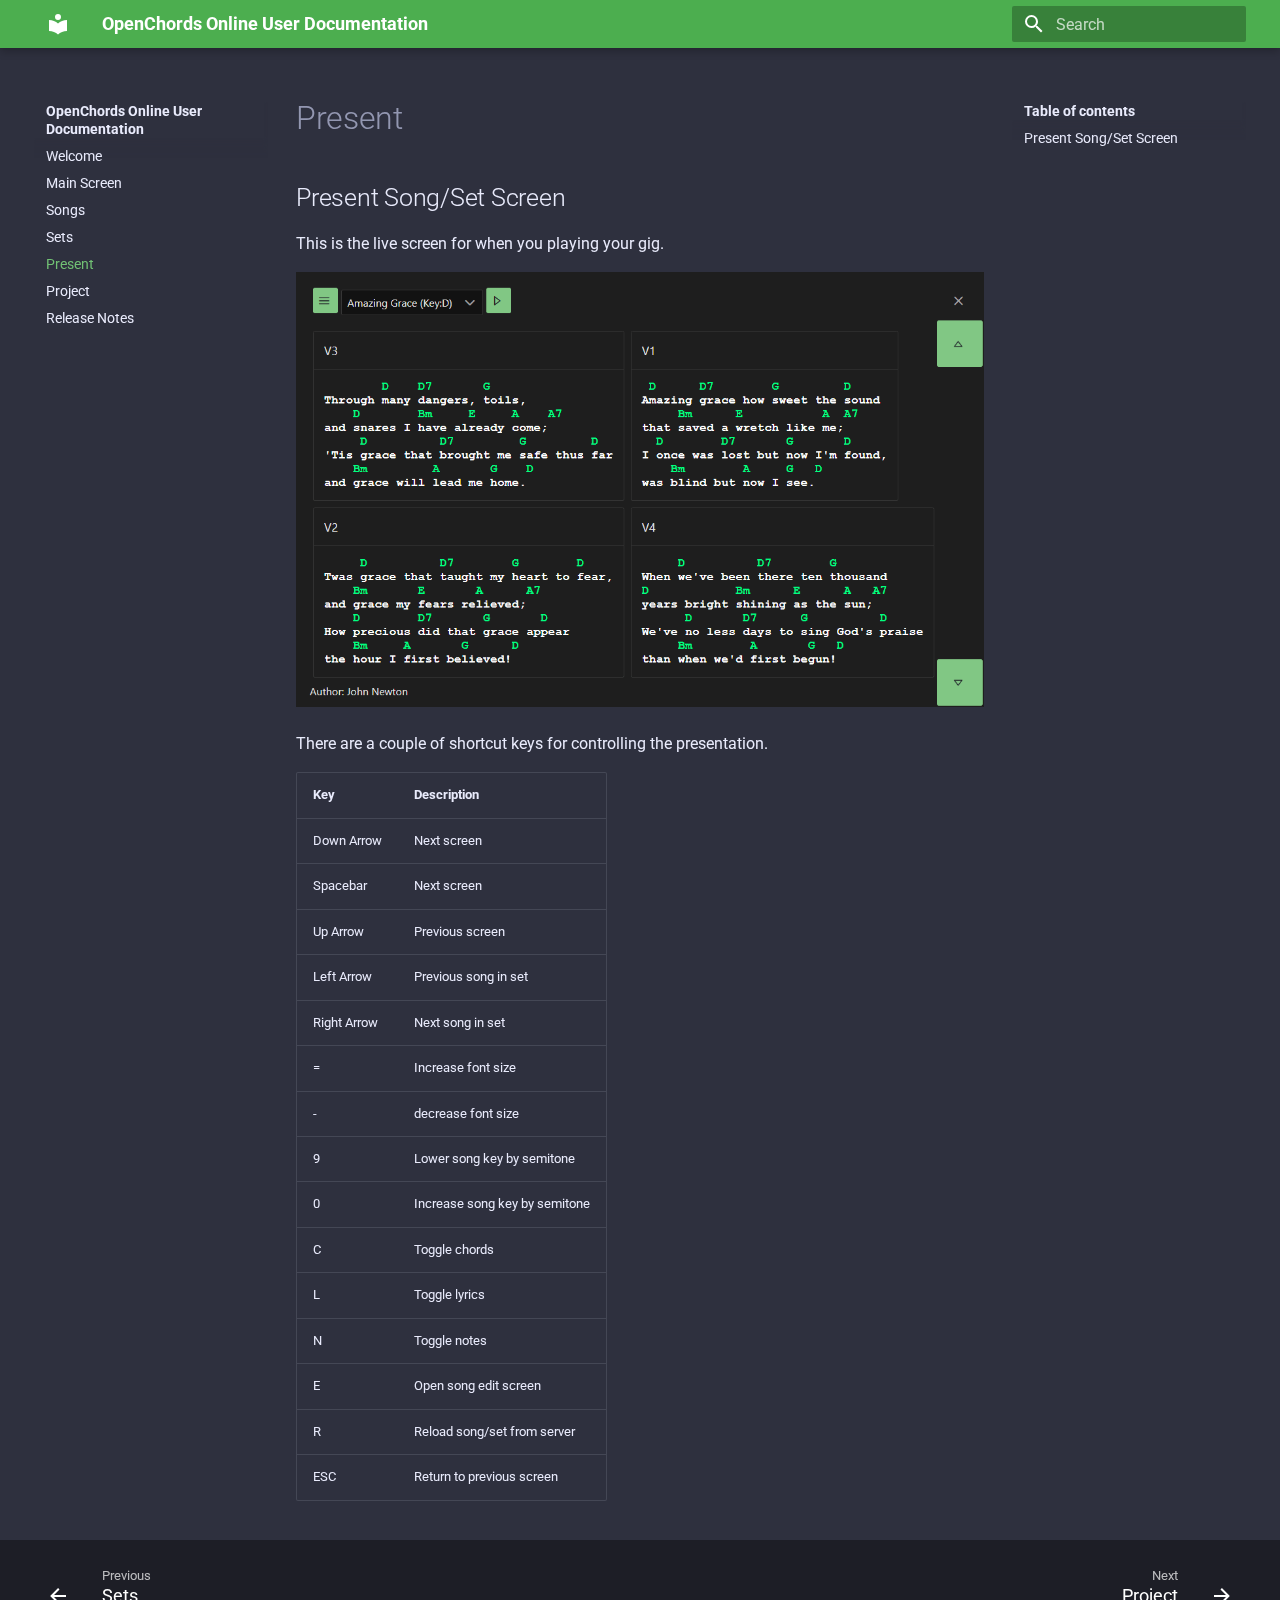
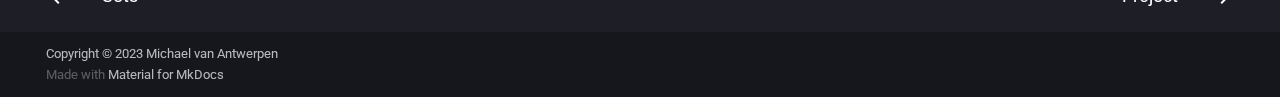
<file: present-set/index.html>
<!doctype html>
<html lang="en" class="no-js">
  <head>
    
      <meta charset="utf-8">
      <meta name="viewport" content="width=device-width,initial-scale=1">
      
        <meta name="description" content="OpenChords Online User Documentation">
      
      
        <meta name="author" content="Michael van Antwerpen">
      
      
        <link rel="canonical" href="https://wolfyreload.github.io/openchordsonline-user-documentation/present-set/">
      
      <link rel="icon" href="../assets/images/favicon.png">
      <meta name="generator" content="mkdocs-1.4.2, mkdocs-material-8.5.10">
    
    
      
        <title>Present - OpenChords Online User Documentation</title>
      
    
    
      <link rel="stylesheet" href="../assets/stylesheets/main.472b142f.min.css">
      
        
        <link rel="stylesheet" href="../assets/stylesheets/palette.08040f6c.min.css">
        
          
          
          <meta name="theme-color" content="#4cae4f">
        
      
      

    
    
    
      
        
        
        <link rel="preconnect" href="https://fonts.gstatic.com" crossorigin>
        <link rel="stylesheet" href="https://fonts.googleapis.com/css?family=Roboto:300,300i,400,400i,700,700i%7CRoboto+Mono:400,400i,700,700i&display=fallback">
        <style>:root{--md-text-font:"Roboto";--md-code-font:"Roboto Mono"}</style>
      
    
    
      <link rel="stylesheet" href="../css/extra.css">
    
    <script>__md_scope=new URL("..",location),__md_hash=e=>[...e].reduce((e,_)=>(e<<5)-e+_.charCodeAt(0),0),__md_get=(e,_=localStorage,t=__md_scope)=>JSON.parse(_.getItem(t.pathname+"."+e)),__md_set=(e,_,t=localStorage,a=__md_scope)=>{try{t.setItem(a.pathname+"."+e,JSON.stringify(_))}catch(e){}}</script>
    
      

    
    
    
  </head>
  
  
    
    
    
    
    
    <body dir="ltr" data-md-color-scheme="slate" data-md-color-primary="green" data-md-color-accent="green">
  
    
    
    <input class="md-toggle" data-md-toggle="drawer" type="checkbox" id="__drawer" autocomplete="off">
    <input class="md-toggle" data-md-toggle="search" type="checkbox" id="__search" autocomplete="off">
    <label class="md-overlay" for="__drawer"></label>
    <div data-md-component="skip">
      
        
        <a href="#present-songset-screen" class="md-skip">
          Skip to content
        </a>
      
    </div>
    <div data-md-component="announce">
      
    </div>
    
    
      

<header class="md-header" data-md-component="header">
  <nav class="md-header__inner md-grid" aria-label="Header">
    <a href=".." title="OpenChords Online User Documentation" class="md-header__button md-logo" aria-label="OpenChords Online User Documentation" data-md-component="logo">
      
  
  <svg xmlns="http://www.w3.org/2000/svg" viewBox="0 0 24 24"><path d="M12 8a3 3 0 0 0 3-3 3 3 0 0 0-3-3 3 3 0 0 0-3 3 3 3 0 0 0 3 3m0 3.54C9.64 9.35 6.5 8 3 8v11c3.5 0 6.64 1.35 9 3.54 2.36-2.19 5.5-3.54 9-3.54V8c-3.5 0-6.64 1.35-9 3.54Z"/></svg>

    </a>
    <label class="md-header__button md-icon" for="__drawer">
      <svg xmlns="http://www.w3.org/2000/svg" viewBox="0 0 24 24"><path d="M3 6h18v2H3V6m0 5h18v2H3v-2m0 5h18v2H3v-2Z"/></svg>
    </label>
    <div class="md-header__title" data-md-component="header-title">
      <div class="md-header__ellipsis">
        <div class="md-header__topic">
          <span class="md-ellipsis">
            OpenChords Online User Documentation
          </span>
        </div>
        <div class="md-header__topic" data-md-component="header-topic">
          <span class="md-ellipsis">
            
              Present
            
          </span>
        </div>
      </div>
    </div>
    
    
    
      <label class="md-header__button md-icon" for="__search">
        <svg xmlns="http://www.w3.org/2000/svg" viewBox="0 0 24 24"><path d="M9.5 3A6.5 6.5 0 0 1 16 9.5c0 1.61-.59 3.09-1.56 4.23l.27.27h.79l5 5-1.5 1.5-5-5v-.79l-.27-.27A6.516 6.516 0 0 1 9.5 16 6.5 6.5 0 0 1 3 9.5 6.5 6.5 0 0 1 9.5 3m0 2C7 5 5 7 5 9.5S7 14 9.5 14 14 12 14 9.5 12 5 9.5 5Z"/></svg>
      </label>
      <div class="md-search" data-md-component="search" role="dialog">
  <label class="md-search__overlay" for="__search"></label>
  <div class="md-search__inner" role="search">
    <form class="md-search__form" name="search">
      <input type="text" class="md-search__input" name="query" aria-label="Search" placeholder="Search" autocapitalize="off" autocorrect="off" autocomplete="off" spellcheck="false" data-md-component="search-query" required>
      <label class="md-search__icon md-icon" for="__search">
        <svg xmlns="http://www.w3.org/2000/svg" viewBox="0 0 24 24"><path d="M9.5 3A6.5 6.5 0 0 1 16 9.5c0 1.61-.59 3.09-1.56 4.23l.27.27h.79l5 5-1.5 1.5-5-5v-.79l-.27-.27A6.516 6.516 0 0 1 9.5 16 6.5 6.5 0 0 1 3 9.5 6.5 6.5 0 0 1 9.5 3m0 2C7 5 5 7 5 9.5S7 14 9.5 14 14 12 14 9.5 12 5 9.5 5Z"/></svg>
        <svg xmlns="http://www.w3.org/2000/svg" viewBox="0 0 24 24"><path d="M20 11v2H8l5.5 5.5-1.42 1.42L4.16 12l7.92-7.92L13.5 5.5 8 11h12Z"/></svg>
      </label>
      <nav class="md-search__options" aria-label="Search">
        
        <button type="reset" class="md-search__icon md-icon" title="Clear" aria-label="Clear" tabindex="-1">
          <svg xmlns="http://www.w3.org/2000/svg" viewBox="0 0 24 24"><path d="M19 6.41 17.59 5 12 10.59 6.41 5 5 6.41 10.59 12 5 17.59 6.41 19 12 13.41 17.59 19 19 17.59 13.41 12 19 6.41Z"/></svg>
        </button>
      </nav>
      
    </form>
    <div class="md-search__output">
      <div class="md-search__scrollwrap" data-md-scrollfix>
        <div class="md-search-result" data-md-component="search-result">
          <div class="md-search-result__meta">
            Initializing search
          </div>
          <ol class="md-search-result__list"></ol>
        </div>
      </div>
    </div>
  </div>
</div>
    
    
      <div class="md-header__source">
        <a href="https://github.com/wolfyreload/openchordsonline-user-documentation" title="Go to repository" class="md-source" data-md-component="source">
  <div class="md-source__icon md-icon">
    
    <svg xmlns="http://www.w3.org/2000/svg" viewBox="0 0 448 512"><!--! Font Awesome Free 6.2.0 by @fontawesome - https://fontawesome.com License - https://fontawesome.com/license/free (Icons: CC BY 4.0, Fonts: SIL OFL 1.1, Code: MIT License) Copyright 2022 Fonticons, Inc.--><path d="M439.55 236.05 244 40.45a28.87 28.87 0 0 0-40.81 0l-40.66 40.63 51.52 51.52c27.06-9.14 52.68 16.77 43.39 43.68l49.66 49.66c34.23-11.8 61.18 31 35.47 56.69-26.49 26.49-70.21-2.87-56-37.34L240.22 199v121.85c25.3 12.54 22.26 41.85 9.08 55a34.34 34.34 0 0 1-48.55 0c-17.57-17.6-11.07-46.91 11.25-56v-123c-20.8-8.51-24.6-30.74-18.64-45L142.57 101 8.45 235.14a28.86 28.86 0 0 0 0 40.81l195.61 195.6a28.86 28.86 0 0 0 40.8 0l194.69-194.69a28.86 28.86 0 0 0 0-40.81z"/></svg>
  </div>
  <div class="md-source__repository">
    GitHub
  </div>
</a>
      </div>
    
  </nav>
  
</header>
    
    <div class="md-container" data-md-component="container">
      
      
        
          
        
      
      <main class="md-main" data-md-component="main">
        <div class="md-main__inner md-grid">
          
            
              
              <div class="md-sidebar md-sidebar--primary" data-md-component="sidebar" data-md-type="navigation" >
                <div class="md-sidebar__scrollwrap">
                  <div class="md-sidebar__inner">
                    


<nav class="md-nav md-nav--primary" aria-label="Navigation" data-md-level="0">
  <label class="md-nav__title" for="__drawer">
    <a href=".." title="OpenChords Online User Documentation" class="md-nav__button md-logo" aria-label="OpenChords Online User Documentation" data-md-component="logo">
      
  
  <svg xmlns="http://www.w3.org/2000/svg" viewBox="0 0 24 24"><path d="M12 8a3 3 0 0 0 3-3 3 3 0 0 0-3-3 3 3 0 0 0-3 3 3 3 0 0 0 3 3m0 3.54C9.64 9.35 6.5 8 3 8v11c3.5 0 6.64 1.35 9 3.54 2.36-2.19 5.5-3.54 9-3.54V8c-3.5 0-6.64 1.35-9 3.54Z"/></svg>

    </a>
    OpenChords Online User Documentation
  </label>
  
    <div class="md-nav__source">
      <a href="https://github.com/wolfyreload/openchordsonline-user-documentation" title="Go to repository" class="md-source" data-md-component="source">
  <div class="md-source__icon md-icon">
    
    <svg xmlns="http://www.w3.org/2000/svg" viewBox="0 0 448 512"><!--! Font Awesome Free 6.2.0 by @fontawesome - https://fontawesome.com License - https://fontawesome.com/license/free (Icons: CC BY 4.0, Fonts: SIL OFL 1.1, Code: MIT License) Copyright 2022 Fonticons, Inc.--><path d="M439.55 236.05 244 40.45a28.87 28.87 0 0 0-40.81 0l-40.66 40.63 51.52 51.52c27.06-9.14 52.68 16.77 43.39 43.68l49.66 49.66c34.23-11.8 61.18 31 35.47 56.69-26.49 26.49-70.21-2.87-56-37.34L240.22 199v121.85c25.3 12.54 22.26 41.85 9.08 55a34.34 34.34 0 0 1-48.55 0c-17.57-17.6-11.07-46.91 11.25-56v-123c-20.8-8.51-24.6-30.74-18.64-45L142.57 101 8.45 235.14a28.86 28.86 0 0 0 0 40.81l195.61 195.6a28.86 28.86 0 0 0 40.8 0l194.69-194.69a28.86 28.86 0 0 0 0-40.81z"/></svg>
  </div>
  <div class="md-source__repository">
    GitHub
  </div>
</a>
    </div>
  
  <ul class="md-nav__list" data-md-scrollfix>
    
      
      
      

  
  
  
    <li class="md-nav__item">
      <a href=".." class="md-nav__link">
        Welcome
      </a>
    </li>
  

    
      
      
      

  
  
  
    <li class="md-nav__item">
      <a href="../main-screen/" class="md-nav__link">
        Main Screen
      </a>
    </li>
  

    
      
      
      

  
  
  
    <li class="md-nav__item">
      <a href="../song-list/" class="md-nav__link">
        Songs
      </a>
    </li>
  

    
      
      
      

  
  
  
    <li class="md-nav__item">
      <a href="../set-list/" class="md-nav__link">
        Sets
      </a>
    </li>
  

    
      
      
      

  
  
    
  
  
    <li class="md-nav__item md-nav__item--active">
      
      <input class="md-nav__toggle md-toggle" data-md-toggle="toc" type="checkbox" id="__toc">
      
      
      
        <label class="md-nav__link md-nav__link--active" for="__toc">
          Present
          <span class="md-nav__icon md-icon"></span>
        </label>
      
      <a href="./" class="md-nav__link md-nav__link--active">
        Present
      </a>
      
        

<nav class="md-nav md-nav--secondary" aria-label="Table of contents">
  
  
  
  
    <label class="md-nav__title" for="__toc">
      <span class="md-nav__icon md-icon"></span>
      Table of contents
    </label>
    <ul class="md-nav__list" data-md-component="toc" data-md-scrollfix>
      
        <li class="md-nav__item">
  <a href="#present-songset-screen" class="md-nav__link">
    Present Song/Set Screen
  </a>
  
</li>
      
    </ul>
  
</nav>
      
    </li>
  

    
      
      
      

  
  
  
    <li class="md-nav__item">
      <a href="../project-set/" class="md-nav__link">
        Project
      </a>
    </li>
  

    
      
      
      

  
  
  
    <li class="md-nav__item">
      <a href="../release-notes/" class="md-nav__link">
        Release Notes
      </a>
    </li>
  

    
  </ul>
</nav>
                  </div>
                </div>
              </div>
            
            
              
              <div class="md-sidebar md-sidebar--secondary" data-md-component="sidebar" data-md-type="toc" >
                <div class="md-sidebar__scrollwrap">
                  <div class="md-sidebar__inner">
                    

<nav class="md-nav md-nav--secondary" aria-label="Table of contents">
  
  
  
  
    <label class="md-nav__title" for="__toc">
      <span class="md-nav__icon md-icon"></span>
      Table of contents
    </label>
    <ul class="md-nav__list" data-md-component="toc" data-md-scrollfix>
      
        <li class="md-nav__item">
  <a href="#present-songset-screen" class="md-nav__link">
    Present Song/Set Screen
  </a>
  
</li>
      
    </ul>
  
</nav>
                  </div>
                </div>
              </div>
            
          
          
            <div class="md-content" data-md-component="content">
              <article class="md-content__inner md-typeset">
                
                  

  <a href="https://github.com/wolfyreload/openchordsonline-user-documentation/edit/master/docs/present-set.md" title="Edit this page" class="md-content__button md-icon">
    
    <svg xmlns="http://www.w3.org/2000/svg" viewBox="0 0 24 24"><path d="M20.71 7.04c.39-.39.39-1.04 0-1.41l-2.34-2.34c-.37-.39-1.02-.39-1.41 0l-1.84 1.83 3.75 3.75M3 17.25V21h3.75L17.81 9.93l-3.75-3.75L3 17.25Z"/></svg>
  </a>


  <h1>Present</h1>

<h2 id="present-songset-screen">Present Song/Set Screen<a class="headerlink" href="#present-songset-screen" title="Permanent link">&para;</a></h2>
<p>This is the live screen for when you playing your gig.</p>
<p><img alt="present-live" src="../img/present-live.png" /></p>
<p>There are a couple of shortcut keys for controlling the presentation.</p>
<table>
<thead>
<tr>
<th>Key</th>
<th>Description</th>
</tr>
</thead>
<tbody>
<tr>
<td>Down Arrow</td>
<td>Next screen</td>
</tr>
<tr>
<td>Spacebar</td>
<td>Next screen</td>
</tr>
<tr>
<td>Up Arrow</td>
<td>Previous screen</td>
</tr>
<tr>
<td>Left Arrow</td>
<td>Previous song in set</td>
</tr>
<tr>
<td>Right Arrow</td>
<td>Next song in set</td>
</tr>
<tr>
<td>=</td>
<td>Increase font size</td>
</tr>
<tr>
<td>-</td>
<td>decrease font size</td>
</tr>
<tr>
<td>9</td>
<td>Lower song key by semitone</td>
</tr>
<tr>
<td>0</td>
<td>Increase song key by semitone</td>
</tr>
<tr>
<td>C</td>
<td>Toggle chords</td>
</tr>
<tr>
<td>L</td>
<td>Toggle lyrics</td>
</tr>
<tr>
<td>N</td>
<td>Toggle notes</td>
</tr>
<tr>
<td>E</td>
<td>Open song edit screen</td>
</tr>
<tr>
<td>R</td>
<td>Reload song/set from server</td>
</tr>
<tr>
<td>ESC</td>
<td>Return to previous screen</td>
</tr>
</tbody>
</table>





                
              </article>
            </div>
          
          
        </div>
        
      </main>
      
        <footer class="md-footer">
  
    
    <nav class="md-footer__inner md-grid" aria-label="Footer" >
      
        
        <a href="../set-list/" class="md-footer__link md-footer__link--prev" aria-label="Previous: Sets" rel="prev">
          <div class="md-footer__button md-icon">
            <svg xmlns="http://www.w3.org/2000/svg" viewBox="0 0 24 24"><path d="M20 11v2H8l5.5 5.5-1.42 1.42L4.16 12l7.92-7.92L13.5 5.5 8 11h12Z"/></svg>
          </div>
          <div class="md-footer__title">
            <div class="md-ellipsis">
              <span class="md-footer__direction">
                Previous
              </span>
              Sets
            </div>
          </div>
        </a>
      
      
        
        <a href="../project-set/" class="md-footer__link md-footer__link--next" aria-label="Next: Project" rel="next">
          <div class="md-footer__title">
            <div class="md-ellipsis">
              <span class="md-footer__direction">
                Next
              </span>
              Project
            </div>
          </div>
          <div class="md-footer__button md-icon">
            <svg xmlns="http://www.w3.org/2000/svg" viewBox="0 0 24 24"><path d="M4 11v2h12l-5.5 5.5 1.42 1.42L19.84 12l-7.92-7.92L10.5 5.5 16 11H4Z"/></svg>
          </div>
        </a>
      
    </nav>
  
  <div class="md-footer-meta md-typeset">
    <div class="md-footer-meta__inner md-grid">
      <div class="md-copyright">
  
    <div class="md-copyright__highlight">
      Copyright &copy; 2023 Michael van Antwerpen
    </div>
  
  
    Made with
    <a href="https://squidfunk.github.io/mkdocs-material/" target="_blank" rel="noopener">
      Material for MkDocs
    </a>
  
</div>
      
    </div>
  </div>
</footer>
      
    </div>
    <div class="md-dialog" data-md-component="dialog">
      <div class="md-dialog__inner md-typeset"></div>
    </div>
    
    <script id="__config" type="application/json">{"base": "..", "features": [], "search": "../assets/javascripts/workers/search.16e2a7d4.min.js", "translations": {"clipboard.copied": "Copied to clipboard", "clipboard.copy": "Copy to clipboard", "search.config.lang": "en", "search.config.pipeline": "trimmer, stopWordFilter", "search.config.separator": "[\\s\\-]+", "search.placeholder": "Search", "search.result.more.one": "1 more on this page", "search.result.more.other": "# more on this page", "search.result.none": "No matching documents", "search.result.one": "1 matching document", "search.result.other": "# matching documents", "search.result.placeholder": "Type to start searching", "search.result.term.missing": "Missing", "select.version.title": "Select version"}}</script>
    
    
      <script src="../assets/javascripts/bundle.d6c3db9e.min.js"></script>
      
    
  </body>
</html>
</file>
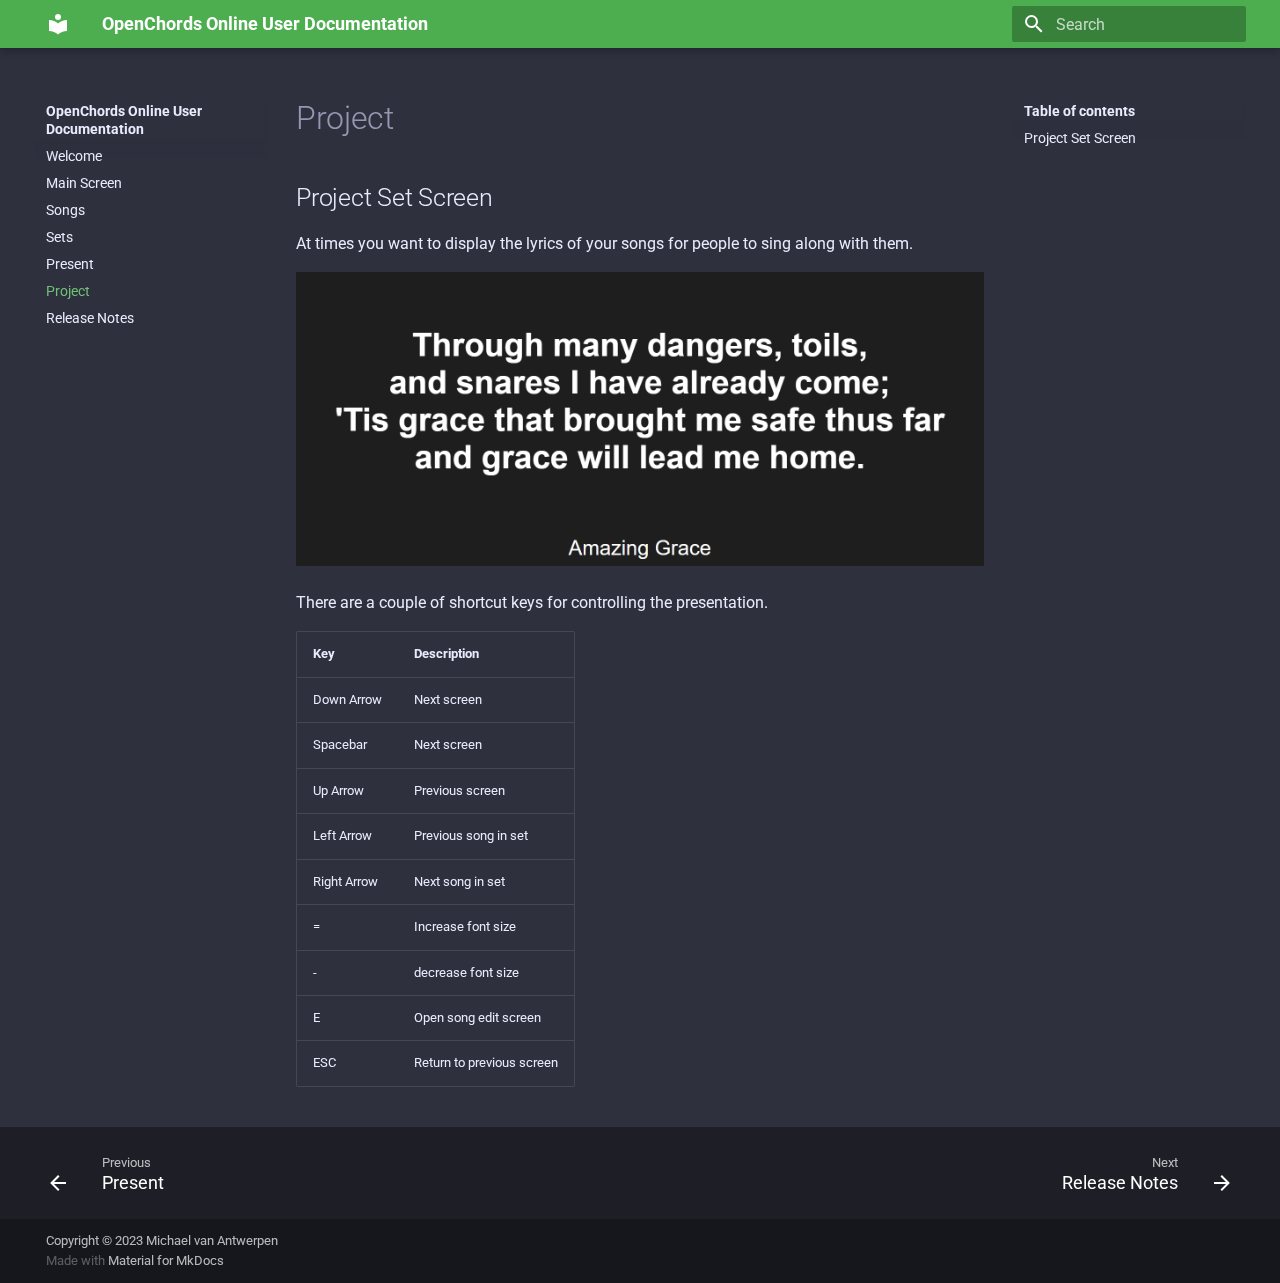
<file: project-set/index.html>
<!doctype html>
<html lang="en" class="no-js">
  <head>
    
      <meta charset="utf-8">
      <meta name="viewport" content="width=device-width,initial-scale=1">
      
        <meta name="description" content="OpenChords Online User Documentation">
      
      
        <meta name="author" content="Michael van Antwerpen">
      
      
        <link rel="canonical" href="https://wolfyreload.github.io/openchordsonline-user-documentation/project-set/">
      
      <link rel="icon" href="../assets/images/favicon.png">
      <meta name="generator" content="mkdocs-1.4.2, mkdocs-material-8.5.10">
    
    
      
        <title>Project - OpenChords Online User Documentation</title>
      
    
    
      <link rel="stylesheet" href="../assets/stylesheets/main.472b142f.min.css">
      
        
        <link rel="stylesheet" href="../assets/stylesheets/palette.08040f6c.min.css">
        
          
          
          <meta name="theme-color" content="#4cae4f">
        
      
      

    
    
    
      
        
        
        <link rel="preconnect" href="https://fonts.gstatic.com" crossorigin>
        <link rel="stylesheet" href="https://fonts.googleapis.com/css?family=Roboto:300,300i,400,400i,700,700i%7CRoboto+Mono:400,400i,700,700i&display=fallback">
        <style>:root{--md-text-font:"Roboto";--md-code-font:"Roboto Mono"}</style>
      
    
    
      <link rel="stylesheet" href="../css/extra.css">
    
    <script>__md_scope=new URL("..",location),__md_hash=e=>[...e].reduce((e,_)=>(e<<5)-e+_.charCodeAt(0),0),__md_get=(e,_=localStorage,t=__md_scope)=>JSON.parse(_.getItem(t.pathname+"."+e)),__md_set=(e,_,t=localStorage,a=__md_scope)=>{try{t.setItem(a.pathname+"."+e,JSON.stringify(_))}catch(e){}}</script>
    
      

    
    
    
  </head>
  
  
    
    
    
    
    
    <body dir="ltr" data-md-color-scheme="slate" data-md-color-primary="green" data-md-color-accent="green">
  
    
    
    <input class="md-toggle" data-md-toggle="drawer" type="checkbox" id="__drawer" autocomplete="off">
    <input class="md-toggle" data-md-toggle="search" type="checkbox" id="__search" autocomplete="off">
    <label class="md-overlay" for="__drawer"></label>
    <div data-md-component="skip">
      
        
        <a href="#project-set-screen" class="md-skip">
          Skip to content
        </a>
      
    </div>
    <div data-md-component="announce">
      
    </div>
    
    
      

<header class="md-header" data-md-component="header">
  <nav class="md-header__inner md-grid" aria-label="Header">
    <a href=".." title="OpenChords Online User Documentation" class="md-header__button md-logo" aria-label="OpenChords Online User Documentation" data-md-component="logo">
      
  
  <svg xmlns="http://www.w3.org/2000/svg" viewBox="0 0 24 24"><path d="M12 8a3 3 0 0 0 3-3 3 3 0 0 0-3-3 3 3 0 0 0-3 3 3 3 0 0 0 3 3m0 3.54C9.64 9.35 6.5 8 3 8v11c3.5 0 6.64 1.35 9 3.54 2.36-2.19 5.5-3.54 9-3.54V8c-3.5 0-6.64 1.35-9 3.54Z"/></svg>

    </a>
    <label class="md-header__button md-icon" for="__drawer">
      <svg xmlns="http://www.w3.org/2000/svg" viewBox="0 0 24 24"><path d="M3 6h18v2H3V6m0 5h18v2H3v-2m0 5h18v2H3v-2Z"/></svg>
    </label>
    <div class="md-header__title" data-md-component="header-title">
      <div class="md-header__ellipsis">
        <div class="md-header__topic">
          <span class="md-ellipsis">
            OpenChords Online User Documentation
          </span>
        </div>
        <div class="md-header__topic" data-md-component="header-topic">
          <span class="md-ellipsis">
            
              Project
            
          </span>
        </div>
      </div>
    </div>
    
    
    
      <label class="md-header__button md-icon" for="__search">
        <svg xmlns="http://www.w3.org/2000/svg" viewBox="0 0 24 24"><path d="M9.5 3A6.5 6.5 0 0 1 16 9.5c0 1.61-.59 3.09-1.56 4.23l.27.27h.79l5 5-1.5 1.5-5-5v-.79l-.27-.27A6.516 6.516 0 0 1 9.5 16 6.5 6.5 0 0 1 3 9.5 6.5 6.5 0 0 1 9.5 3m0 2C7 5 5 7 5 9.5S7 14 9.5 14 14 12 14 9.5 12 5 9.5 5Z"/></svg>
      </label>
      <div class="md-search" data-md-component="search" role="dialog">
  <label class="md-search__overlay" for="__search"></label>
  <div class="md-search__inner" role="search">
    <form class="md-search__form" name="search">
      <input type="text" class="md-search__input" name="query" aria-label="Search" placeholder="Search" autocapitalize="off" autocorrect="off" autocomplete="off" spellcheck="false" data-md-component="search-query" required>
      <label class="md-search__icon md-icon" for="__search">
        <svg xmlns="http://www.w3.org/2000/svg" viewBox="0 0 24 24"><path d="M9.5 3A6.5 6.5 0 0 1 16 9.5c0 1.61-.59 3.09-1.56 4.23l.27.27h.79l5 5-1.5 1.5-5-5v-.79l-.27-.27A6.516 6.516 0 0 1 9.5 16 6.5 6.5 0 0 1 3 9.5 6.5 6.5 0 0 1 9.5 3m0 2C7 5 5 7 5 9.5S7 14 9.5 14 14 12 14 9.5 12 5 9.5 5Z"/></svg>
        <svg xmlns="http://www.w3.org/2000/svg" viewBox="0 0 24 24"><path d="M20 11v2H8l5.5 5.5-1.42 1.42L4.16 12l7.92-7.92L13.5 5.5 8 11h12Z"/></svg>
      </label>
      <nav class="md-search__options" aria-label="Search">
        
        <button type="reset" class="md-search__icon md-icon" title="Clear" aria-label="Clear" tabindex="-1">
          <svg xmlns="http://www.w3.org/2000/svg" viewBox="0 0 24 24"><path d="M19 6.41 17.59 5 12 10.59 6.41 5 5 6.41 10.59 12 5 17.59 6.41 19 12 13.41 17.59 19 19 17.59 13.41 12 19 6.41Z"/></svg>
        </button>
      </nav>
      
    </form>
    <div class="md-search__output">
      <div class="md-search__scrollwrap" data-md-scrollfix>
        <div class="md-search-result" data-md-component="search-result">
          <div class="md-search-result__meta">
            Initializing search
          </div>
          <ol class="md-search-result__list"></ol>
        </div>
      </div>
    </div>
  </div>
</div>
    
    
      <div class="md-header__source">
        <a href="https://github.com/wolfyreload/openchordsonline-user-documentation" title="Go to repository" class="md-source" data-md-component="source">
  <div class="md-source__icon md-icon">
    
    <svg xmlns="http://www.w3.org/2000/svg" viewBox="0 0 448 512"><!--! Font Awesome Free 6.2.0 by @fontawesome - https://fontawesome.com License - https://fontawesome.com/license/free (Icons: CC BY 4.0, Fonts: SIL OFL 1.1, Code: MIT License) Copyright 2022 Fonticons, Inc.--><path d="M439.55 236.05 244 40.45a28.87 28.87 0 0 0-40.81 0l-40.66 40.63 51.52 51.52c27.06-9.14 52.68 16.77 43.39 43.68l49.66 49.66c34.23-11.8 61.18 31 35.47 56.69-26.49 26.49-70.21-2.87-56-37.34L240.22 199v121.85c25.3 12.54 22.26 41.85 9.08 55a34.34 34.34 0 0 1-48.55 0c-17.57-17.6-11.07-46.91 11.25-56v-123c-20.8-8.51-24.6-30.74-18.64-45L142.57 101 8.45 235.14a28.86 28.86 0 0 0 0 40.81l195.61 195.6a28.86 28.86 0 0 0 40.8 0l194.69-194.69a28.86 28.86 0 0 0 0-40.81z"/></svg>
  </div>
  <div class="md-source__repository">
    GitHub
  </div>
</a>
      </div>
    
  </nav>
  
</header>
    
    <div class="md-container" data-md-component="container">
      
      
        
          
        
      
      <main class="md-main" data-md-component="main">
        <div class="md-main__inner md-grid">
          
            
              
              <div class="md-sidebar md-sidebar--primary" data-md-component="sidebar" data-md-type="navigation" >
                <div class="md-sidebar__scrollwrap">
                  <div class="md-sidebar__inner">
                    


<nav class="md-nav md-nav--primary" aria-label="Navigation" data-md-level="0">
  <label class="md-nav__title" for="__drawer">
    <a href=".." title="OpenChords Online User Documentation" class="md-nav__button md-logo" aria-label="OpenChords Online User Documentation" data-md-component="logo">
      
  
  <svg xmlns="http://www.w3.org/2000/svg" viewBox="0 0 24 24"><path d="M12 8a3 3 0 0 0 3-3 3 3 0 0 0-3-3 3 3 0 0 0-3 3 3 3 0 0 0 3 3m0 3.54C9.64 9.35 6.5 8 3 8v11c3.5 0 6.64 1.35 9 3.54 2.36-2.19 5.5-3.54 9-3.54V8c-3.5 0-6.64 1.35-9 3.54Z"/></svg>

    </a>
    OpenChords Online User Documentation
  </label>
  
    <div class="md-nav__source">
      <a href="https://github.com/wolfyreload/openchordsonline-user-documentation" title="Go to repository" class="md-source" data-md-component="source">
  <div class="md-source__icon md-icon">
    
    <svg xmlns="http://www.w3.org/2000/svg" viewBox="0 0 448 512"><!--! Font Awesome Free 6.2.0 by @fontawesome - https://fontawesome.com License - https://fontawesome.com/license/free (Icons: CC BY 4.0, Fonts: SIL OFL 1.1, Code: MIT License) Copyright 2022 Fonticons, Inc.--><path d="M439.55 236.05 244 40.45a28.87 28.87 0 0 0-40.81 0l-40.66 40.63 51.52 51.52c27.06-9.14 52.68 16.77 43.39 43.68l49.66 49.66c34.23-11.8 61.18 31 35.47 56.69-26.49 26.49-70.21-2.87-56-37.34L240.22 199v121.85c25.3 12.54 22.26 41.85 9.08 55a34.34 34.34 0 0 1-48.55 0c-17.57-17.6-11.07-46.91 11.25-56v-123c-20.8-8.51-24.6-30.74-18.64-45L142.57 101 8.45 235.14a28.86 28.86 0 0 0 0 40.81l195.61 195.6a28.86 28.86 0 0 0 40.8 0l194.69-194.69a28.86 28.86 0 0 0 0-40.81z"/></svg>
  </div>
  <div class="md-source__repository">
    GitHub
  </div>
</a>
    </div>
  
  <ul class="md-nav__list" data-md-scrollfix>
    
      
      
      

  
  
  
    <li class="md-nav__item">
      <a href=".." class="md-nav__link">
        Welcome
      </a>
    </li>
  

    
      
      
      

  
  
  
    <li class="md-nav__item">
      <a href="../main-screen/" class="md-nav__link">
        Main Screen
      </a>
    </li>
  

    
      
      
      

  
  
  
    <li class="md-nav__item">
      <a href="../song-list/" class="md-nav__link">
        Songs
      </a>
    </li>
  

    
      
      
      

  
  
  
    <li class="md-nav__item">
      <a href="../set-list/" class="md-nav__link">
        Sets
      </a>
    </li>
  

    
      
      
      

  
  
  
    <li class="md-nav__item">
      <a href="../present-set/" class="md-nav__link">
        Present
      </a>
    </li>
  

    
      
      
      

  
  
    
  
  
    <li class="md-nav__item md-nav__item--active">
      
      <input class="md-nav__toggle md-toggle" data-md-toggle="toc" type="checkbox" id="__toc">
      
      
      
        <label class="md-nav__link md-nav__link--active" for="__toc">
          Project
          <span class="md-nav__icon md-icon"></span>
        </label>
      
      <a href="./" class="md-nav__link md-nav__link--active">
        Project
      </a>
      
        

<nav class="md-nav md-nav--secondary" aria-label="Table of contents">
  
  
  
  
    <label class="md-nav__title" for="__toc">
      <span class="md-nav__icon md-icon"></span>
      Table of contents
    </label>
    <ul class="md-nav__list" data-md-component="toc" data-md-scrollfix>
      
        <li class="md-nav__item">
  <a href="#project-set-screen" class="md-nav__link">
    Project Set Screen
  </a>
  
</li>
      
    </ul>
  
</nav>
      
    </li>
  

    
      
      
      

  
  
  
    <li class="md-nav__item">
      <a href="../release-notes/" class="md-nav__link">
        Release Notes
      </a>
    </li>
  

    
  </ul>
</nav>
                  </div>
                </div>
              </div>
            
            
              
              <div class="md-sidebar md-sidebar--secondary" data-md-component="sidebar" data-md-type="toc" >
                <div class="md-sidebar__scrollwrap">
                  <div class="md-sidebar__inner">
                    

<nav class="md-nav md-nav--secondary" aria-label="Table of contents">
  
  
  
  
    <label class="md-nav__title" for="__toc">
      <span class="md-nav__icon md-icon"></span>
      Table of contents
    </label>
    <ul class="md-nav__list" data-md-component="toc" data-md-scrollfix>
      
        <li class="md-nav__item">
  <a href="#project-set-screen" class="md-nav__link">
    Project Set Screen
  </a>
  
</li>
      
    </ul>
  
</nav>
                  </div>
                </div>
              </div>
            
          
          
            <div class="md-content" data-md-component="content">
              <article class="md-content__inner md-typeset">
                
                  

  <a href="https://github.com/wolfyreload/openchordsonline-user-documentation/edit/master/docs/project-set.md" title="Edit this page" class="md-content__button md-icon">
    
    <svg xmlns="http://www.w3.org/2000/svg" viewBox="0 0 24 24"><path d="M20.71 7.04c.39-.39.39-1.04 0-1.41l-2.34-2.34c-.37-.39-1.02-.39-1.41 0l-1.84 1.83 3.75 3.75M3 17.25V21h3.75L17.81 9.93l-3.75-3.75L3 17.25Z"/></svg>
  </a>


  <h1>Project</h1>

<h2 id="project-set-screen">Project Set Screen<a class="headerlink" href="#project-set-screen" title="Permanent link">&para;</a></h2>
<p>At times you want to display the lyrics of your songs for people to sing along
with them.</p>
<p><img alt="project-set" src="../img/project-set.png" /></p>
<p>There are a couple of shortcut keys for controlling the presentation.</p>
<table>
<thead>
<tr>
<th>Key</th>
<th>Description</th>
</tr>
</thead>
<tbody>
<tr>
<td>Down Arrow</td>
<td>Next screen</td>
</tr>
<tr>
<td>Spacebar</td>
<td>Next screen</td>
</tr>
<tr>
<td>Up Arrow</td>
<td>Previous screen</td>
</tr>
<tr>
<td>Left Arrow</td>
<td>Previous song in set</td>
</tr>
<tr>
<td>Right Arrow</td>
<td>Next song in set</td>
</tr>
<tr>
<td>=</td>
<td>Increase font size</td>
</tr>
<tr>
<td>-</td>
<td>decrease font size</td>
</tr>
<tr>
<td>E</td>
<td>Open song edit screen</td>
</tr>
<tr>
<td>ESC</td>
<td>Return to previous screen</td>
</tr>
</tbody>
</table>





                
              </article>
            </div>
          
          
        </div>
        
      </main>
      
        <footer class="md-footer">
  
    
    <nav class="md-footer__inner md-grid" aria-label="Footer" >
      
        
        <a href="../present-set/" class="md-footer__link md-footer__link--prev" aria-label="Previous: Present" rel="prev">
          <div class="md-footer__button md-icon">
            <svg xmlns="http://www.w3.org/2000/svg" viewBox="0 0 24 24"><path d="M20 11v2H8l5.5 5.5-1.42 1.42L4.16 12l7.92-7.92L13.5 5.5 8 11h12Z"/></svg>
          </div>
          <div class="md-footer__title">
            <div class="md-ellipsis">
              <span class="md-footer__direction">
                Previous
              </span>
              Present
            </div>
          </div>
        </a>
      
      
        
        <a href="../release-notes/" class="md-footer__link md-footer__link--next" aria-label="Next: Release Notes" rel="next">
          <div class="md-footer__title">
            <div class="md-ellipsis">
              <span class="md-footer__direction">
                Next
              </span>
              Release Notes
            </div>
          </div>
          <div class="md-footer__button md-icon">
            <svg xmlns="http://www.w3.org/2000/svg" viewBox="0 0 24 24"><path d="M4 11v2h12l-5.5 5.5 1.42 1.42L19.84 12l-7.92-7.92L10.5 5.5 16 11H4Z"/></svg>
          </div>
        </a>
      
    </nav>
  
  <div class="md-footer-meta md-typeset">
    <div class="md-footer-meta__inner md-grid">
      <div class="md-copyright">
  
    <div class="md-copyright__highlight">
      Copyright &copy; 2023 Michael van Antwerpen
    </div>
  
  
    Made with
    <a href="https://squidfunk.github.io/mkdocs-material/" target="_blank" rel="noopener">
      Material for MkDocs
    </a>
  
</div>
      
    </div>
  </div>
</footer>
      
    </div>
    <div class="md-dialog" data-md-component="dialog">
      <div class="md-dialog__inner md-typeset"></div>
    </div>
    
    <script id="__config" type="application/json">{"base": "..", "features": [], "search": "../assets/javascripts/workers/search.16e2a7d4.min.js", "translations": {"clipboard.copied": "Copied to clipboard", "clipboard.copy": "Copy to clipboard", "search.config.lang": "en", "search.config.pipeline": "trimmer, stopWordFilter", "search.config.separator": "[\\s\\-]+", "search.placeholder": "Search", "search.result.more.one": "1 more on this page", "search.result.more.other": "# more on this page", "search.result.none": "No matching documents", "search.result.one": "1 matching document", "search.result.other": "# matching documents", "search.result.placeholder": "Type to start searching", "search.result.term.missing": "Missing", "select.version.title": "Select version"}}</script>
    
    
      <script src="../assets/javascripts/bundle.d6c3db9e.min.js"></script>
      
    
  </body>
</html>
</file>
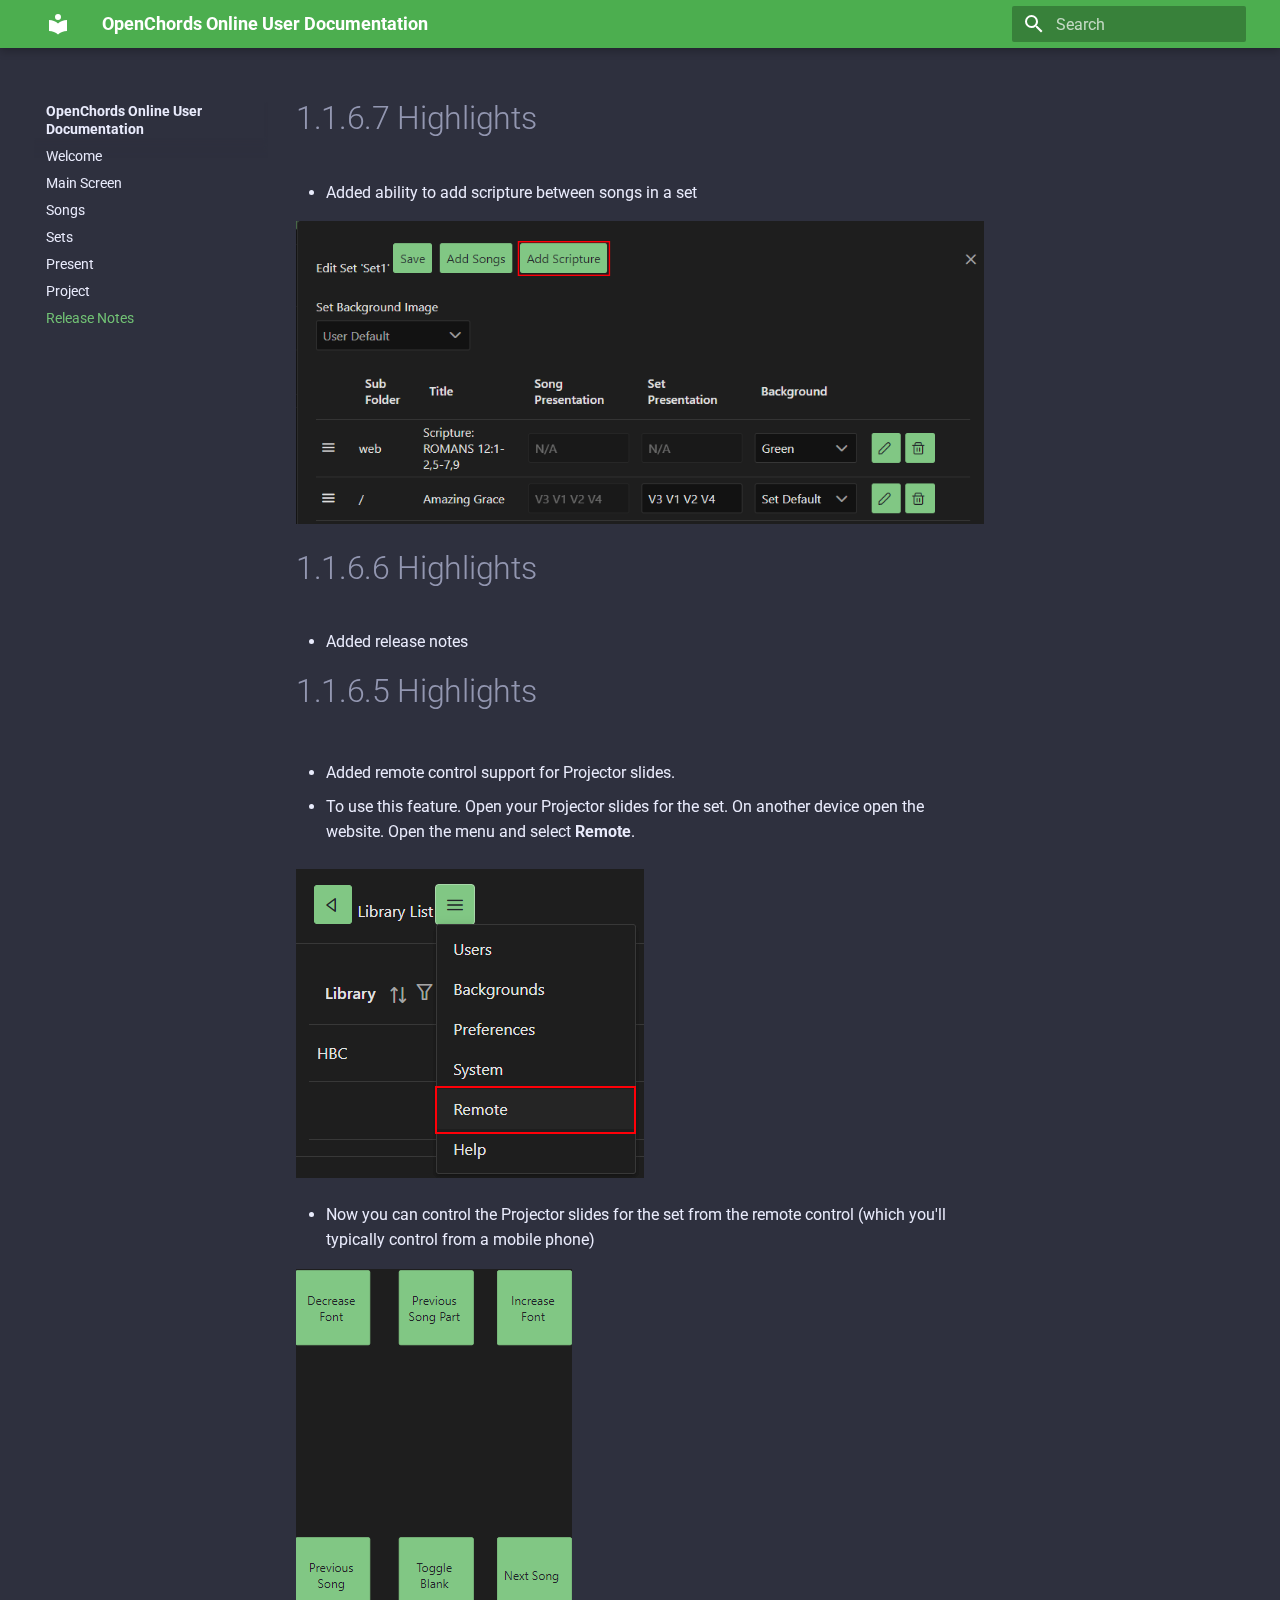
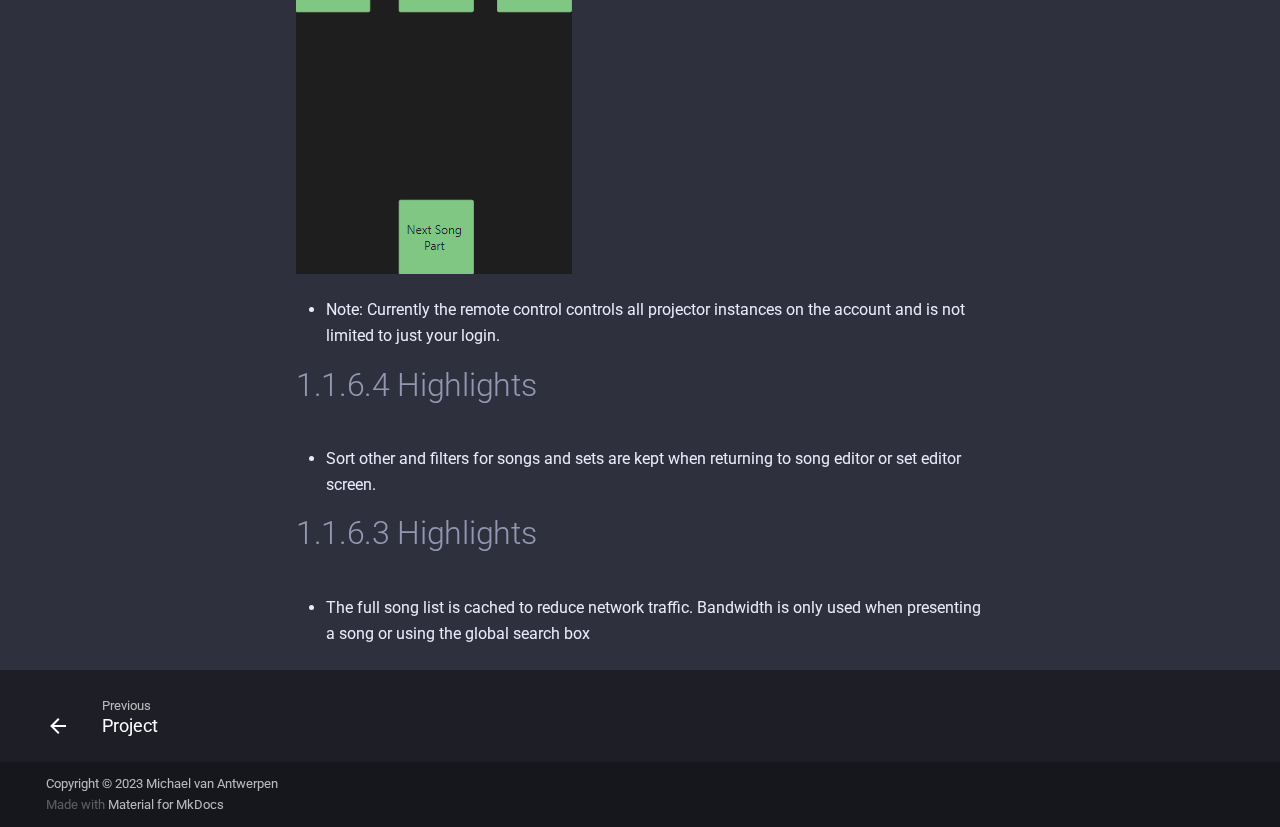
<file: release-notes/index.html>
<!doctype html>
<html lang="en" class="no-js">
  <head>
    
      <meta charset="utf-8">
      <meta name="viewport" content="width=device-width,initial-scale=1">
      
        <meta name="description" content="OpenChords Online User Documentation">
      
      
        <meta name="author" content="Michael van Antwerpen">
      
      
        <link rel="canonical" href="https://wolfyreload.github.io/openchordsonline-user-documentation/release-notes/">
      
      <link rel="icon" href="../assets/images/favicon.png">
      <meta name="generator" content="mkdocs-1.4.2, mkdocs-material-8.5.10">
    
    
      
        <title>Release Notes - OpenChords Online User Documentation</title>
      
    
    
      <link rel="stylesheet" href="../assets/stylesheets/main.472b142f.min.css">
      
        
        <link rel="stylesheet" href="../assets/stylesheets/palette.08040f6c.min.css">
        
          
          
          <meta name="theme-color" content="#4cae4f">
        
      
      

    
    
    
      
        
        
        <link rel="preconnect" href="https://fonts.gstatic.com" crossorigin>
        <link rel="stylesheet" href="https://fonts.googleapis.com/css?family=Roboto:300,300i,400,400i,700,700i%7CRoboto+Mono:400,400i,700,700i&display=fallback">
        <style>:root{--md-text-font:"Roboto";--md-code-font:"Roboto Mono"}</style>
      
    
    
      <link rel="stylesheet" href="../css/extra.css">
    
    <script>__md_scope=new URL("..",location),__md_hash=e=>[...e].reduce((e,_)=>(e<<5)-e+_.charCodeAt(0),0),__md_get=(e,_=localStorage,t=__md_scope)=>JSON.parse(_.getItem(t.pathname+"."+e)),__md_set=(e,_,t=localStorage,a=__md_scope)=>{try{t.setItem(a.pathname+"."+e,JSON.stringify(_))}catch(e){}}</script>
    
      

    
    
    
  </head>
  
  
    
    
    
    
    
    <body dir="ltr" data-md-color-scheme="slate" data-md-color-primary="green" data-md-color-accent="green">
  
    
    
    <input class="md-toggle" data-md-toggle="drawer" type="checkbox" id="__drawer" autocomplete="off">
    <input class="md-toggle" data-md-toggle="search" type="checkbox" id="__search" autocomplete="off">
    <label class="md-overlay" for="__drawer"></label>
    <div data-md-component="skip">
      
        
        <a href="#1167-highlights" class="md-skip">
          Skip to content
        </a>
      
    </div>
    <div data-md-component="announce">
      
    </div>
    
    
      

<header class="md-header" data-md-component="header">
  <nav class="md-header__inner md-grid" aria-label="Header">
    <a href=".." title="OpenChords Online User Documentation" class="md-header__button md-logo" aria-label="OpenChords Online User Documentation" data-md-component="logo">
      
  
  <svg xmlns="http://www.w3.org/2000/svg" viewBox="0 0 24 24"><path d="M12 8a3 3 0 0 0 3-3 3 3 0 0 0-3-3 3 3 0 0 0-3 3 3 3 0 0 0 3 3m0 3.54C9.64 9.35 6.5 8 3 8v11c3.5 0 6.64 1.35 9 3.54 2.36-2.19 5.5-3.54 9-3.54V8c-3.5 0-6.64 1.35-9 3.54Z"/></svg>

    </a>
    <label class="md-header__button md-icon" for="__drawer">
      <svg xmlns="http://www.w3.org/2000/svg" viewBox="0 0 24 24"><path d="M3 6h18v2H3V6m0 5h18v2H3v-2m0 5h18v2H3v-2Z"/></svg>
    </label>
    <div class="md-header__title" data-md-component="header-title">
      <div class="md-header__ellipsis">
        <div class="md-header__topic">
          <span class="md-ellipsis">
            OpenChords Online User Documentation
          </span>
        </div>
        <div class="md-header__topic" data-md-component="header-topic">
          <span class="md-ellipsis">
            
              Release Notes
            
          </span>
        </div>
      </div>
    </div>
    
    
    
      <label class="md-header__button md-icon" for="__search">
        <svg xmlns="http://www.w3.org/2000/svg" viewBox="0 0 24 24"><path d="M9.5 3A6.5 6.5 0 0 1 16 9.5c0 1.61-.59 3.09-1.56 4.23l.27.27h.79l5 5-1.5 1.5-5-5v-.79l-.27-.27A6.516 6.516 0 0 1 9.5 16 6.5 6.5 0 0 1 3 9.5 6.5 6.5 0 0 1 9.5 3m0 2C7 5 5 7 5 9.5S7 14 9.5 14 14 12 14 9.5 12 5 9.5 5Z"/></svg>
      </label>
      <div class="md-search" data-md-component="search" role="dialog">
  <label class="md-search__overlay" for="__search"></label>
  <div class="md-search__inner" role="search">
    <form class="md-search__form" name="search">
      <input type="text" class="md-search__input" name="query" aria-label="Search" placeholder="Search" autocapitalize="off" autocorrect="off" autocomplete="off" spellcheck="false" data-md-component="search-query" required>
      <label class="md-search__icon md-icon" for="__search">
        <svg xmlns="http://www.w3.org/2000/svg" viewBox="0 0 24 24"><path d="M9.5 3A6.5 6.5 0 0 1 16 9.5c0 1.61-.59 3.09-1.56 4.23l.27.27h.79l5 5-1.5 1.5-5-5v-.79l-.27-.27A6.516 6.516 0 0 1 9.5 16 6.5 6.5 0 0 1 3 9.5 6.5 6.5 0 0 1 9.5 3m0 2C7 5 5 7 5 9.5S7 14 9.5 14 14 12 14 9.5 12 5 9.5 5Z"/></svg>
        <svg xmlns="http://www.w3.org/2000/svg" viewBox="0 0 24 24"><path d="M20 11v2H8l5.5 5.5-1.42 1.42L4.16 12l7.92-7.92L13.5 5.5 8 11h12Z"/></svg>
      </label>
      <nav class="md-search__options" aria-label="Search">
        
        <button type="reset" class="md-search__icon md-icon" title="Clear" aria-label="Clear" tabindex="-1">
          <svg xmlns="http://www.w3.org/2000/svg" viewBox="0 0 24 24"><path d="M19 6.41 17.59 5 12 10.59 6.41 5 5 6.41 10.59 12 5 17.59 6.41 19 12 13.41 17.59 19 19 17.59 13.41 12 19 6.41Z"/></svg>
        </button>
      </nav>
      
    </form>
    <div class="md-search__output">
      <div class="md-search__scrollwrap" data-md-scrollfix>
        <div class="md-search-result" data-md-component="search-result">
          <div class="md-search-result__meta">
            Initializing search
          </div>
          <ol class="md-search-result__list"></ol>
        </div>
      </div>
    </div>
  </div>
</div>
    
    
      <div class="md-header__source">
        <a href="https://github.com/wolfyreload/openchordsonline-user-documentation" title="Go to repository" class="md-source" data-md-component="source">
  <div class="md-source__icon md-icon">
    
    <svg xmlns="http://www.w3.org/2000/svg" viewBox="0 0 448 512"><!--! Font Awesome Free 6.2.0 by @fontawesome - https://fontawesome.com License - https://fontawesome.com/license/free (Icons: CC BY 4.0, Fonts: SIL OFL 1.1, Code: MIT License) Copyright 2022 Fonticons, Inc.--><path d="M439.55 236.05 244 40.45a28.87 28.87 0 0 0-40.81 0l-40.66 40.63 51.52 51.52c27.06-9.14 52.68 16.77 43.39 43.68l49.66 49.66c34.23-11.8 61.18 31 35.47 56.69-26.49 26.49-70.21-2.87-56-37.34L240.22 199v121.85c25.3 12.54 22.26 41.85 9.08 55a34.34 34.34 0 0 1-48.55 0c-17.57-17.6-11.07-46.91 11.25-56v-123c-20.8-8.51-24.6-30.74-18.64-45L142.57 101 8.45 235.14a28.86 28.86 0 0 0 0 40.81l195.61 195.6a28.86 28.86 0 0 0 40.8 0l194.69-194.69a28.86 28.86 0 0 0 0-40.81z"/></svg>
  </div>
  <div class="md-source__repository">
    GitHub
  </div>
</a>
      </div>
    
  </nav>
  
</header>
    
    <div class="md-container" data-md-component="container">
      
      
        
          
        
      
      <main class="md-main" data-md-component="main">
        <div class="md-main__inner md-grid">
          
            
              
              <div class="md-sidebar md-sidebar--primary" data-md-component="sidebar" data-md-type="navigation" >
                <div class="md-sidebar__scrollwrap">
                  <div class="md-sidebar__inner">
                    


<nav class="md-nav md-nav--primary" aria-label="Navigation" data-md-level="0">
  <label class="md-nav__title" for="__drawer">
    <a href=".." title="OpenChords Online User Documentation" class="md-nav__button md-logo" aria-label="OpenChords Online User Documentation" data-md-component="logo">
      
  
  <svg xmlns="http://www.w3.org/2000/svg" viewBox="0 0 24 24"><path d="M12 8a3 3 0 0 0 3-3 3 3 0 0 0-3-3 3 3 0 0 0-3 3 3 3 0 0 0 3 3m0 3.54C9.64 9.35 6.5 8 3 8v11c3.5 0 6.64 1.35 9 3.54 2.36-2.19 5.5-3.54 9-3.54V8c-3.5 0-6.64 1.35-9 3.54Z"/></svg>

    </a>
    OpenChords Online User Documentation
  </label>
  
    <div class="md-nav__source">
      <a href="https://github.com/wolfyreload/openchordsonline-user-documentation" title="Go to repository" class="md-source" data-md-component="source">
  <div class="md-source__icon md-icon">
    
    <svg xmlns="http://www.w3.org/2000/svg" viewBox="0 0 448 512"><!--! Font Awesome Free 6.2.0 by @fontawesome - https://fontawesome.com License - https://fontawesome.com/license/free (Icons: CC BY 4.0, Fonts: SIL OFL 1.1, Code: MIT License) Copyright 2022 Fonticons, Inc.--><path d="M439.55 236.05 244 40.45a28.87 28.87 0 0 0-40.81 0l-40.66 40.63 51.52 51.52c27.06-9.14 52.68 16.77 43.39 43.68l49.66 49.66c34.23-11.8 61.18 31 35.47 56.69-26.49 26.49-70.21-2.87-56-37.34L240.22 199v121.85c25.3 12.54 22.26 41.85 9.08 55a34.34 34.34 0 0 1-48.55 0c-17.57-17.6-11.07-46.91 11.25-56v-123c-20.8-8.51-24.6-30.74-18.64-45L142.57 101 8.45 235.14a28.86 28.86 0 0 0 0 40.81l195.61 195.6a28.86 28.86 0 0 0 40.8 0l194.69-194.69a28.86 28.86 0 0 0 0-40.81z"/></svg>
  </div>
  <div class="md-source__repository">
    GitHub
  </div>
</a>
    </div>
  
  <ul class="md-nav__list" data-md-scrollfix>
    
      
      
      

  
  
  
    <li class="md-nav__item">
      <a href=".." class="md-nav__link">
        Welcome
      </a>
    </li>
  

    
      
      
      

  
  
  
    <li class="md-nav__item">
      <a href="../main-screen/" class="md-nav__link">
        Main Screen
      </a>
    </li>
  

    
      
      
      

  
  
  
    <li class="md-nav__item">
      <a href="../song-list/" class="md-nav__link">
        Songs
      </a>
    </li>
  

    
      
      
      

  
  
  
    <li class="md-nav__item">
      <a href="../set-list/" class="md-nav__link">
        Sets
      </a>
    </li>
  

    
      
      
      

  
  
  
    <li class="md-nav__item">
      <a href="../present-set/" class="md-nav__link">
        Present
      </a>
    </li>
  

    
      
      
      

  
  
  
    <li class="md-nav__item">
      <a href="../project-set/" class="md-nav__link">
        Project
      </a>
    </li>
  

    
      
      
      

  
  
    
  
  
    <li class="md-nav__item md-nav__item--active">
      
      <input class="md-nav__toggle md-toggle" data-md-toggle="toc" type="checkbox" id="__toc">
      
      
        
      
      
      <a href="./" class="md-nav__link md-nav__link--active">
        Release Notes
      </a>
      
    </li>
  

    
  </ul>
</nav>
                  </div>
                </div>
              </div>
            
            
              
              <div class="md-sidebar md-sidebar--secondary" data-md-component="sidebar" data-md-type="toc" >
                <div class="md-sidebar__scrollwrap">
                  <div class="md-sidebar__inner">
                    

<nav class="md-nav md-nav--secondary" aria-label="Table of contents">
  
  
  
    
  
  
</nav>
                  </div>
                </div>
              </div>
            
          
          
            <div class="md-content" data-md-component="content">
              <article class="md-content__inner md-typeset">
                
                  

  <a href="https://github.com/wolfyreload/openchordsonline-user-documentation/edit/master/docs/release-notes.md" title="Edit this page" class="md-content__button md-icon">
    
    <svg xmlns="http://www.w3.org/2000/svg" viewBox="0 0 24 24"><path d="M20.71 7.04c.39-.39.39-1.04 0-1.41l-2.34-2.34c-.37-.39-1.02-.39-1.41 0l-1.84 1.83 3.75 3.75M3 17.25V21h3.75L17.81 9.93l-3.75-3.75L3 17.25Z"/></svg>
  </a>


<h1 id="1167-highlights">1.1.6.7 Highlights<a class="headerlink" href="#1167-highlights" title="Permanent link">&para;</a></h1>
<ul>
<li>Added ability to add scripture between songs in a set</li>
</ul>
<p><img alt="" src="../img/release-notes/1.1.6.7/add-scripture-part1.png" /></p>
<h1 id="1166-highlights">1.1.6.6 Highlights<a class="headerlink" href="#1166-highlights" title="Permanent link">&para;</a></h1>
<ul>
<li>Added release notes</li>
</ul>
<h1 id="1165-highlights">1.1.6.5 Highlights<a class="headerlink" href="#1165-highlights" title="Permanent link">&para;</a></h1>
<ul>
<li>
<p>Added remote control support for Projector slides.</p>
</li>
<li>
<p>To use this feature. Open your Projector slides for the set. On another
    device open the website. Open the menu and select <strong>Remote</strong>.</p>
</li>
</ul>
<p><img alt="" src="../img/release-notes/1.1.6.5/remote-option.png" /></p>
<ul>
<li>Now you can control the Projector slides for the set from the remote control
    (which you'll typically control from a mobile phone)</li>
</ul>
<p><img alt="" src="../img/release-notes/1.1.6.5/remote-screen.png" /></p>
<ul>
<li>Note: Currently the remote control controls all projector instances on the
    account and is not limited to just your login.</li>
</ul>
<h1 id="1164-highlights">1.1.6.4 Highlights<a class="headerlink" href="#1164-highlights" title="Permanent link">&para;</a></h1>
<ul>
<li>Sort other and filters for songs and sets are kept when returning to song
    editor or set editor screen.</li>
</ul>
<h1 id="1163-highlights">1.1.6.3 Highlights<a class="headerlink" href="#1163-highlights" title="Permanent link">&para;</a></h1>
<ul>
<li>The full song list is cached to reduce network traffic. Bandwidth is only
    used when presenting a song or using the global search box</li>
</ul>





                
              </article>
            </div>
          
          
        </div>
        
      </main>
      
        <footer class="md-footer">
  
    
    <nav class="md-footer__inner md-grid" aria-label="Footer" >
      
        
        <a href="../project-set/" class="md-footer__link md-footer__link--prev" aria-label="Previous: Project" rel="prev">
          <div class="md-footer__button md-icon">
            <svg xmlns="http://www.w3.org/2000/svg" viewBox="0 0 24 24"><path d="M20 11v2H8l5.5 5.5-1.42 1.42L4.16 12l7.92-7.92L13.5 5.5 8 11h12Z"/></svg>
          </div>
          <div class="md-footer__title">
            <div class="md-ellipsis">
              <span class="md-footer__direction">
                Previous
              </span>
              Project
            </div>
          </div>
        </a>
      
      
    </nav>
  
  <div class="md-footer-meta md-typeset">
    <div class="md-footer-meta__inner md-grid">
      <div class="md-copyright">
  
    <div class="md-copyright__highlight">
      Copyright &copy; 2023 Michael van Antwerpen
    </div>
  
  
    Made with
    <a href="https://squidfunk.github.io/mkdocs-material/" target="_blank" rel="noopener">
      Material for MkDocs
    </a>
  
</div>
      
    </div>
  </div>
</footer>
      
    </div>
    <div class="md-dialog" data-md-component="dialog">
      <div class="md-dialog__inner md-typeset"></div>
    </div>
    
    <script id="__config" type="application/json">{"base": "..", "features": [], "search": "../assets/javascripts/workers/search.16e2a7d4.min.js", "translations": {"clipboard.copied": "Copied to clipboard", "clipboard.copy": "Copy to clipboard", "search.config.lang": "en", "search.config.pipeline": "trimmer, stopWordFilter", "search.config.separator": "[\\s\\-]+", "search.placeholder": "Search", "search.result.more.one": "1 more on this page", "search.result.more.other": "# more on this page", "search.result.none": "No matching documents", "search.result.one": "1 matching document", "search.result.other": "# matching documents", "search.result.placeholder": "Type to start searching", "search.result.term.missing": "Missing", "select.version.title": "Select version"}}</script>
    
    
      <script src="../assets/javascripts/bundle.d6c3db9e.min.js"></script>
      
    
  </body>
</html>
</file>
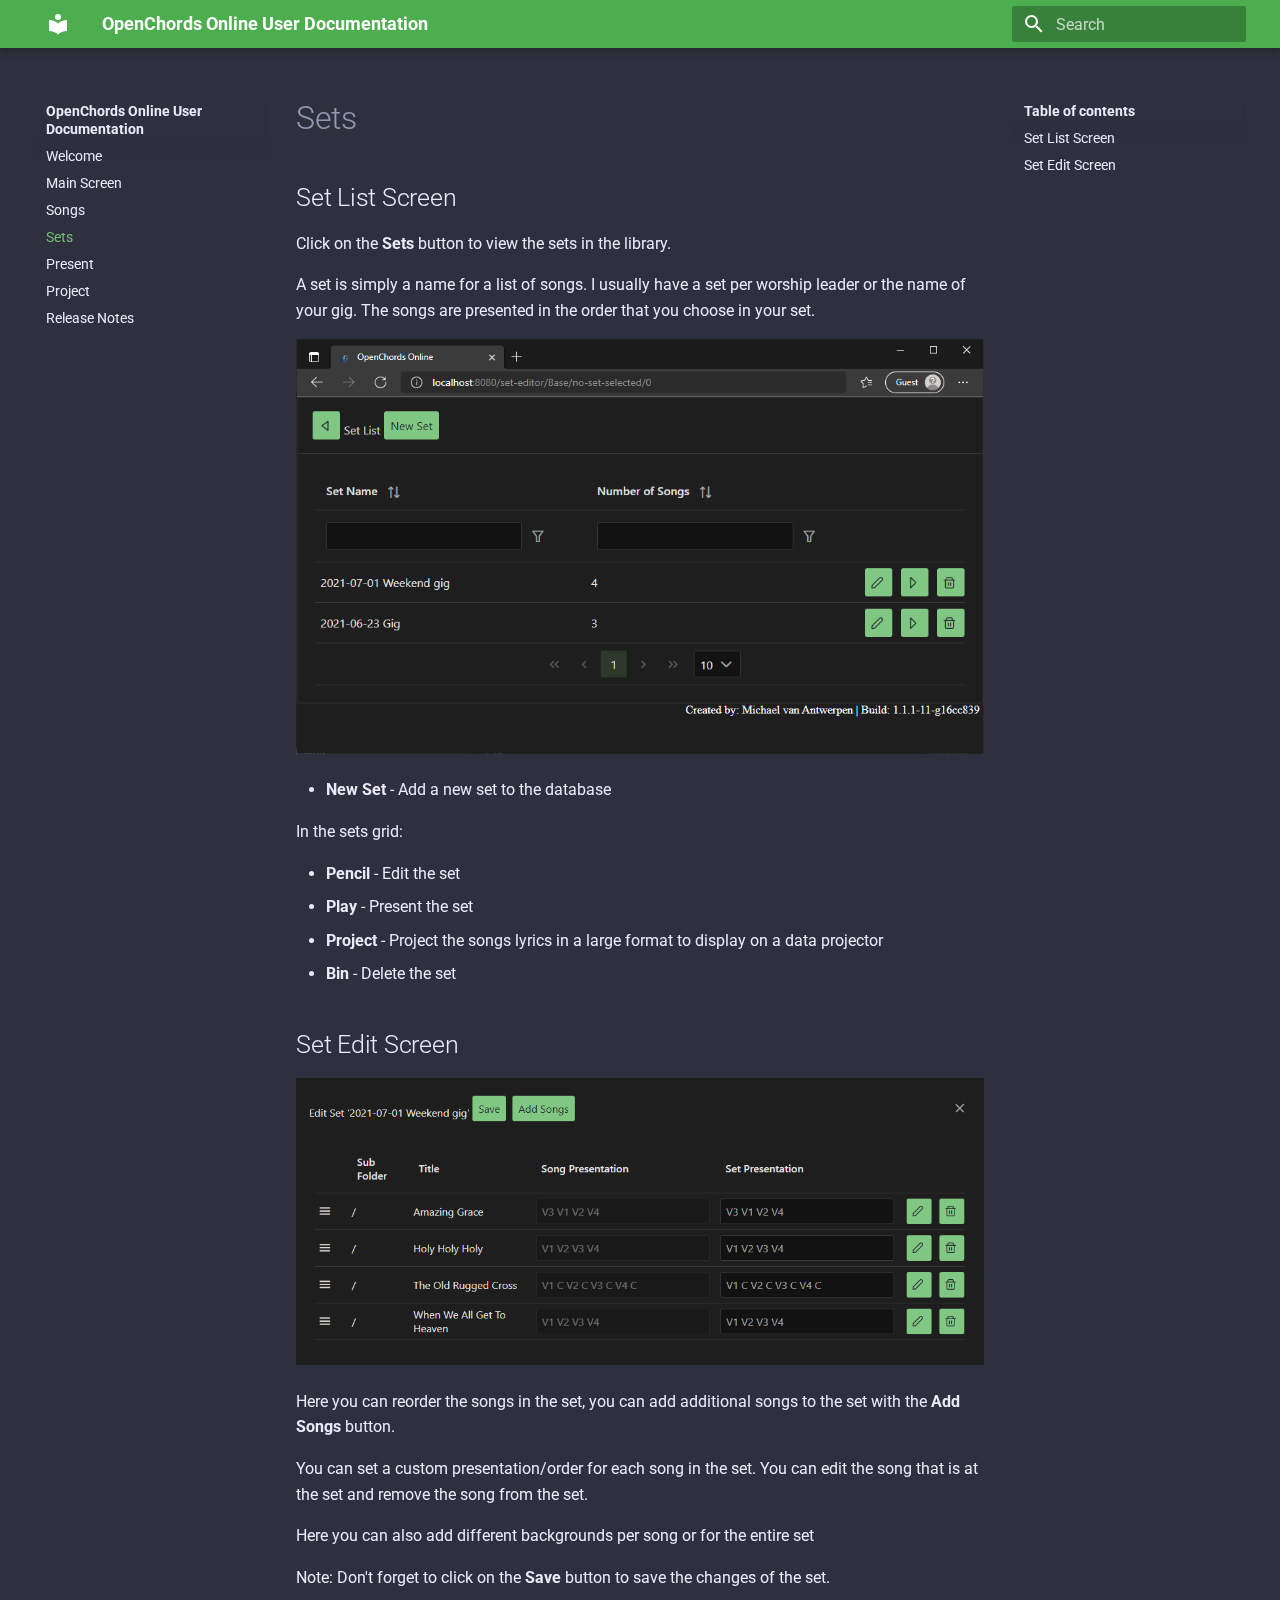
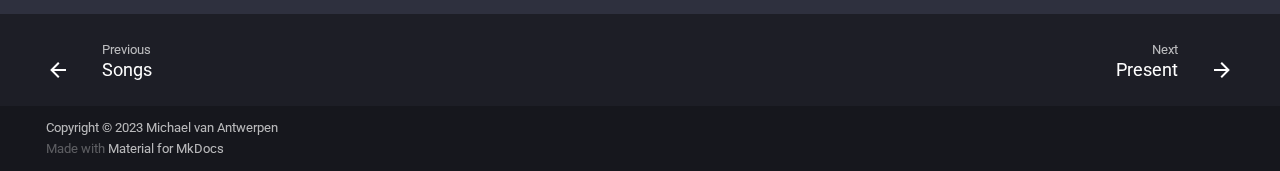
<file: set-list/index.html>
<!doctype html>
<html lang="en" class="no-js">
  <head>
    
      <meta charset="utf-8">
      <meta name="viewport" content="width=device-width,initial-scale=1">
      
        <meta name="description" content="OpenChords Online User Documentation">
      
      
        <meta name="author" content="Michael van Antwerpen">
      
      
        <link rel="canonical" href="https://wolfyreload.github.io/openchordsonline-user-documentation/set-list/">
      
      <link rel="icon" href="../assets/images/favicon.png">
      <meta name="generator" content="mkdocs-1.4.2, mkdocs-material-8.5.10">
    
    
      
        <title>Sets - OpenChords Online User Documentation</title>
      
    
    
      <link rel="stylesheet" href="../assets/stylesheets/main.472b142f.min.css">
      
        
        <link rel="stylesheet" href="../assets/stylesheets/palette.08040f6c.min.css">
        
          
          
          <meta name="theme-color" content="#4cae4f">
        
      
      

    
    
    
      
        
        
        <link rel="preconnect" href="https://fonts.gstatic.com" crossorigin>
        <link rel="stylesheet" href="https://fonts.googleapis.com/css?family=Roboto:300,300i,400,400i,700,700i%7CRoboto+Mono:400,400i,700,700i&display=fallback">
        <style>:root{--md-text-font:"Roboto";--md-code-font:"Roboto Mono"}</style>
      
    
    
      <link rel="stylesheet" href="../css/extra.css">
    
    <script>__md_scope=new URL("..",location),__md_hash=e=>[...e].reduce((e,_)=>(e<<5)-e+_.charCodeAt(0),0),__md_get=(e,_=localStorage,t=__md_scope)=>JSON.parse(_.getItem(t.pathname+"."+e)),__md_set=(e,_,t=localStorage,a=__md_scope)=>{try{t.setItem(a.pathname+"."+e,JSON.stringify(_))}catch(e){}}</script>
    
      

    
    
    
  </head>
  
  
    
    
    
    
    
    <body dir="ltr" data-md-color-scheme="slate" data-md-color-primary="green" data-md-color-accent="green">
  
    
    
    <input class="md-toggle" data-md-toggle="drawer" type="checkbox" id="__drawer" autocomplete="off">
    <input class="md-toggle" data-md-toggle="search" type="checkbox" id="__search" autocomplete="off">
    <label class="md-overlay" for="__drawer"></label>
    <div data-md-component="skip">
      
        
        <a href="#set-list-screen" class="md-skip">
          Skip to content
        </a>
      
    </div>
    <div data-md-component="announce">
      
    </div>
    
    
      

<header class="md-header" data-md-component="header">
  <nav class="md-header__inner md-grid" aria-label="Header">
    <a href=".." title="OpenChords Online User Documentation" class="md-header__button md-logo" aria-label="OpenChords Online User Documentation" data-md-component="logo">
      
  
  <svg xmlns="http://www.w3.org/2000/svg" viewBox="0 0 24 24"><path d="M12 8a3 3 0 0 0 3-3 3 3 0 0 0-3-3 3 3 0 0 0-3 3 3 3 0 0 0 3 3m0 3.54C9.64 9.35 6.5 8 3 8v11c3.5 0 6.64 1.35 9 3.54 2.36-2.19 5.5-3.54 9-3.54V8c-3.5 0-6.64 1.35-9 3.54Z"/></svg>

    </a>
    <label class="md-header__button md-icon" for="__drawer">
      <svg xmlns="http://www.w3.org/2000/svg" viewBox="0 0 24 24"><path d="M3 6h18v2H3V6m0 5h18v2H3v-2m0 5h18v2H3v-2Z"/></svg>
    </label>
    <div class="md-header__title" data-md-component="header-title">
      <div class="md-header__ellipsis">
        <div class="md-header__topic">
          <span class="md-ellipsis">
            OpenChords Online User Documentation
          </span>
        </div>
        <div class="md-header__topic" data-md-component="header-topic">
          <span class="md-ellipsis">
            
              Sets
            
          </span>
        </div>
      </div>
    </div>
    
    
    
      <label class="md-header__button md-icon" for="__search">
        <svg xmlns="http://www.w3.org/2000/svg" viewBox="0 0 24 24"><path d="M9.5 3A6.5 6.5 0 0 1 16 9.5c0 1.61-.59 3.09-1.56 4.23l.27.27h.79l5 5-1.5 1.5-5-5v-.79l-.27-.27A6.516 6.516 0 0 1 9.5 16 6.5 6.5 0 0 1 3 9.5 6.5 6.5 0 0 1 9.5 3m0 2C7 5 5 7 5 9.5S7 14 9.5 14 14 12 14 9.5 12 5 9.5 5Z"/></svg>
      </label>
      <div class="md-search" data-md-component="search" role="dialog">
  <label class="md-search__overlay" for="__search"></label>
  <div class="md-search__inner" role="search">
    <form class="md-search__form" name="search">
      <input type="text" class="md-search__input" name="query" aria-label="Search" placeholder="Search" autocapitalize="off" autocorrect="off" autocomplete="off" spellcheck="false" data-md-component="search-query" required>
      <label class="md-search__icon md-icon" for="__search">
        <svg xmlns="http://www.w3.org/2000/svg" viewBox="0 0 24 24"><path d="M9.5 3A6.5 6.5 0 0 1 16 9.5c0 1.61-.59 3.09-1.56 4.23l.27.27h.79l5 5-1.5 1.5-5-5v-.79l-.27-.27A6.516 6.516 0 0 1 9.5 16 6.5 6.5 0 0 1 3 9.5 6.5 6.5 0 0 1 9.5 3m0 2C7 5 5 7 5 9.5S7 14 9.5 14 14 12 14 9.5 12 5 9.5 5Z"/></svg>
        <svg xmlns="http://www.w3.org/2000/svg" viewBox="0 0 24 24"><path d="M20 11v2H8l5.5 5.5-1.42 1.42L4.16 12l7.92-7.92L13.5 5.5 8 11h12Z"/></svg>
      </label>
      <nav class="md-search__options" aria-label="Search">
        
        <button type="reset" class="md-search__icon md-icon" title="Clear" aria-label="Clear" tabindex="-1">
          <svg xmlns="http://www.w3.org/2000/svg" viewBox="0 0 24 24"><path d="M19 6.41 17.59 5 12 10.59 6.41 5 5 6.41 10.59 12 5 17.59 6.41 19 12 13.41 17.59 19 19 17.59 13.41 12 19 6.41Z"/></svg>
        </button>
      </nav>
      
    </form>
    <div class="md-search__output">
      <div class="md-search__scrollwrap" data-md-scrollfix>
        <div class="md-search-result" data-md-component="search-result">
          <div class="md-search-result__meta">
            Initializing search
          </div>
          <ol class="md-search-result__list"></ol>
        </div>
      </div>
    </div>
  </div>
</div>
    
    
      <div class="md-header__source">
        <a href="https://github.com/wolfyreload/openchordsonline-user-documentation" title="Go to repository" class="md-source" data-md-component="source">
  <div class="md-source__icon md-icon">
    
    <svg xmlns="http://www.w3.org/2000/svg" viewBox="0 0 448 512"><!--! Font Awesome Free 6.2.0 by @fontawesome - https://fontawesome.com License - https://fontawesome.com/license/free (Icons: CC BY 4.0, Fonts: SIL OFL 1.1, Code: MIT License) Copyright 2022 Fonticons, Inc.--><path d="M439.55 236.05 244 40.45a28.87 28.87 0 0 0-40.81 0l-40.66 40.63 51.52 51.52c27.06-9.14 52.68 16.77 43.39 43.68l49.66 49.66c34.23-11.8 61.18 31 35.47 56.69-26.49 26.49-70.21-2.87-56-37.34L240.22 199v121.85c25.3 12.54 22.26 41.85 9.08 55a34.34 34.34 0 0 1-48.55 0c-17.57-17.6-11.07-46.91 11.25-56v-123c-20.8-8.51-24.6-30.74-18.64-45L142.57 101 8.45 235.14a28.86 28.86 0 0 0 0 40.81l195.61 195.6a28.86 28.86 0 0 0 40.8 0l194.69-194.69a28.86 28.86 0 0 0 0-40.81z"/></svg>
  </div>
  <div class="md-source__repository">
    GitHub
  </div>
</a>
      </div>
    
  </nav>
  
</header>
    
    <div class="md-container" data-md-component="container">
      
      
        
          
        
      
      <main class="md-main" data-md-component="main">
        <div class="md-main__inner md-grid">
          
            
              
              <div class="md-sidebar md-sidebar--primary" data-md-component="sidebar" data-md-type="navigation" >
                <div class="md-sidebar__scrollwrap">
                  <div class="md-sidebar__inner">
                    


<nav class="md-nav md-nav--primary" aria-label="Navigation" data-md-level="0">
  <label class="md-nav__title" for="__drawer">
    <a href=".." title="OpenChords Online User Documentation" class="md-nav__button md-logo" aria-label="OpenChords Online User Documentation" data-md-component="logo">
      
  
  <svg xmlns="http://www.w3.org/2000/svg" viewBox="0 0 24 24"><path d="M12 8a3 3 0 0 0 3-3 3 3 0 0 0-3-3 3 3 0 0 0-3 3 3 3 0 0 0 3 3m0 3.54C9.64 9.35 6.5 8 3 8v11c3.5 0 6.64 1.35 9 3.54 2.36-2.19 5.5-3.54 9-3.54V8c-3.5 0-6.64 1.35-9 3.54Z"/></svg>

    </a>
    OpenChords Online User Documentation
  </label>
  
    <div class="md-nav__source">
      <a href="https://github.com/wolfyreload/openchordsonline-user-documentation" title="Go to repository" class="md-source" data-md-component="source">
  <div class="md-source__icon md-icon">
    
    <svg xmlns="http://www.w3.org/2000/svg" viewBox="0 0 448 512"><!--! Font Awesome Free 6.2.0 by @fontawesome - https://fontawesome.com License - https://fontawesome.com/license/free (Icons: CC BY 4.0, Fonts: SIL OFL 1.1, Code: MIT License) Copyright 2022 Fonticons, Inc.--><path d="M439.55 236.05 244 40.45a28.87 28.87 0 0 0-40.81 0l-40.66 40.63 51.52 51.52c27.06-9.14 52.68 16.77 43.39 43.68l49.66 49.66c34.23-11.8 61.18 31 35.47 56.69-26.49 26.49-70.21-2.87-56-37.34L240.22 199v121.85c25.3 12.54 22.26 41.85 9.08 55a34.34 34.34 0 0 1-48.55 0c-17.57-17.6-11.07-46.91 11.25-56v-123c-20.8-8.51-24.6-30.74-18.64-45L142.57 101 8.45 235.14a28.86 28.86 0 0 0 0 40.81l195.61 195.6a28.86 28.86 0 0 0 40.8 0l194.69-194.69a28.86 28.86 0 0 0 0-40.81z"/></svg>
  </div>
  <div class="md-source__repository">
    GitHub
  </div>
</a>
    </div>
  
  <ul class="md-nav__list" data-md-scrollfix>
    
      
      
      

  
  
  
    <li class="md-nav__item">
      <a href=".." class="md-nav__link">
        Welcome
      </a>
    </li>
  

    
      
      
      

  
  
  
    <li class="md-nav__item">
      <a href="../main-screen/" class="md-nav__link">
        Main Screen
      </a>
    </li>
  

    
      
      
      

  
  
  
    <li class="md-nav__item">
      <a href="../song-list/" class="md-nav__link">
        Songs
      </a>
    </li>
  

    
      
      
      

  
  
    
  
  
    <li class="md-nav__item md-nav__item--active">
      
      <input class="md-nav__toggle md-toggle" data-md-toggle="toc" type="checkbox" id="__toc">
      
      
      
        <label class="md-nav__link md-nav__link--active" for="__toc">
          Sets
          <span class="md-nav__icon md-icon"></span>
        </label>
      
      <a href="./" class="md-nav__link md-nav__link--active">
        Sets
      </a>
      
        

<nav class="md-nav md-nav--secondary" aria-label="Table of contents">
  
  
  
  
    <label class="md-nav__title" for="__toc">
      <span class="md-nav__icon md-icon"></span>
      Table of contents
    </label>
    <ul class="md-nav__list" data-md-component="toc" data-md-scrollfix>
      
        <li class="md-nav__item">
  <a href="#set-list-screen" class="md-nav__link">
    Set List Screen
  </a>
  
</li>
      
        <li class="md-nav__item">
  <a href="#set-edit-screen" class="md-nav__link">
    Set Edit Screen
  </a>
  
</li>
      
    </ul>
  
</nav>
      
    </li>
  

    
      
      
      

  
  
  
    <li class="md-nav__item">
      <a href="../present-set/" class="md-nav__link">
        Present
      </a>
    </li>
  

    
      
      
      

  
  
  
    <li class="md-nav__item">
      <a href="../project-set/" class="md-nav__link">
        Project
      </a>
    </li>
  

    
      
      
      

  
  
  
    <li class="md-nav__item">
      <a href="../release-notes/" class="md-nav__link">
        Release Notes
      </a>
    </li>
  

    
  </ul>
</nav>
                  </div>
                </div>
              </div>
            
            
              
              <div class="md-sidebar md-sidebar--secondary" data-md-component="sidebar" data-md-type="toc" >
                <div class="md-sidebar__scrollwrap">
                  <div class="md-sidebar__inner">
                    

<nav class="md-nav md-nav--secondary" aria-label="Table of contents">
  
  
  
  
    <label class="md-nav__title" for="__toc">
      <span class="md-nav__icon md-icon"></span>
      Table of contents
    </label>
    <ul class="md-nav__list" data-md-component="toc" data-md-scrollfix>
      
        <li class="md-nav__item">
  <a href="#set-list-screen" class="md-nav__link">
    Set List Screen
  </a>
  
</li>
      
        <li class="md-nav__item">
  <a href="#set-edit-screen" class="md-nav__link">
    Set Edit Screen
  </a>
  
</li>
      
    </ul>
  
</nav>
                  </div>
                </div>
              </div>
            
          
          
            <div class="md-content" data-md-component="content">
              <article class="md-content__inner md-typeset">
                
                  

  <a href="https://github.com/wolfyreload/openchordsonline-user-documentation/edit/master/docs/set-list.md" title="Edit this page" class="md-content__button md-icon">
    
    <svg xmlns="http://www.w3.org/2000/svg" viewBox="0 0 24 24"><path d="M20.71 7.04c.39-.39.39-1.04 0-1.41l-2.34-2.34c-.37-.39-1.02-.39-1.41 0l-1.84 1.83 3.75 3.75M3 17.25V21h3.75L17.81 9.93l-3.75-3.75L3 17.25Z"/></svg>
  </a>


  <h1>Sets</h1>

<h2 id="set-list-screen">Set List Screen<a class="headerlink" href="#set-list-screen" title="Permanent link">&para;</a></h2>
<p>Click on the <strong>Sets</strong> button to view the sets in the library.</p>
<p>A set is simply a name for a list of songs. I usually have a set per worship
leader or the name of your gig. The songs are presented in the order that you
choose in your set.</p>
<p><img alt="set-list" src="../img/set-list.png" /></p>
<ul>
<li><strong>New Set</strong> - Add a new set to the database</li>
</ul>
<p>In the sets grid:</p>
<ul>
<li><strong>Pencil</strong> - Edit the set</li>
<li><strong>Play</strong> - Present the set</li>
<li><strong>Project</strong> - Project the songs lyrics in a large format to display on a
    data projector</li>
<li><strong>Bin</strong> - Delete the set</li>
</ul>
<h2 id="set-edit-screen">Set Edit Screen<a class="headerlink" href="#set-edit-screen" title="Permanent link">&para;</a></h2>
<p><img alt="set-edit" src="../img/set-edit.png" /></p>
<p>Here you can reorder the songs in the set, you can add additional songs to the
set with the <strong>Add Songs</strong> button.</p>
<p>You can set a custom presentation/order for each song in the set. You can edit
the song that is at the set and remove the song from the set.</p>
<p>Here you can also add different backgrounds per song or for the entire set</p>
<p>Note: Don't forget to click on the <strong>Save</strong> button to save the changes of the
set.</p>





                
              </article>
            </div>
          
          
        </div>
        
      </main>
      
        <footer class="md-footer">
  
    
    <nav class="md-footer__inner md-grid" aria-label="Footer" >
      
        
        <a href="../song-list/" class="md-footer__link md-footer__link--prev" aria-label="Previous: Songs" rel="prev">
          <div class="md-footer__button md-icon">
            <svg xmlns="http://www.w3.org/2000/svg" viewBox="0 0 24 24"><path d="M20 11v2H8l5.5 5.5-1.42 1.42L4.16 12l7.92-7.92L13.5 5.5 8 11h12Z"/></svg>
          </div>
          <div class="md-footer__title">
            <div class="md-ellipsis">
              <span class="md-footer__direction">
                Previous
              </span>
              Songs
            </div>
          </div>
        </a>
      
      
        
        <a href="../present-set/" class="md-footer__link md-footer__link--next" aria-label="Next: Present" rel="next">
          <div class="md-footer__title">
            <div class="md-ellipsis">
              <span class="md-footer__direction">
                Next
              </span>
              Present
            </div>
          </div>
          <div class="md-footer__button md-icon">
            <svg xmlns="http://www.w3.org/2000/svg" viewBox="0 0 24 24"><path d="M4 11v2h12l-5.5 5.5 1.42 1.42L19.84 12l-7.92-7.92L10.5 5.5 16 11H4Z"/></svg>
          </div>
        </a>
      
    </nav>
  
  <div class="md-footer-meta md-typeset">
    <div class="md-footer-meta__inner md-grid">
      <div class="md-copyright">
  
    <div class="md-copyright__highlight">
      Copyright &copy; 2023 Michael van Antwerpen
    </div>
  
  
    Made with
    <a href="https://squidfunk.github.io/mkdocs-material/" target="_blank" rel="noopener">
      Material for MkDocs
    </a>
  
</div>
      
    </div>
  </div>
</footer>
      
    </div>
    <div class="md-dialog" data-md-component="dialog">
      <div class="md-dialog__inner md-typeset"></div>
    </div>
    
    <script id="__config" type="application/json">{"base": "..", "features": [], "search": "../assets/javascripts/workers/search.16e2a7d4.min.js", "translations": {"clipboard.copied": "Copied to clipboard", "clipboard.copy": "Copy to clipboard", "search.config.lang": "en", "search.config.pipeline": "trimmer, stopWordFilter", "search.config.separator": "[\\s\\-]+", "search.placeholder": "Search", "search.result.more.one": "1 more on this page", "search.result.more.other": "# more on this page", "search.result.none": "No matching documents", "search.result.one": "1 matching document", "search.result.other": "# matching documents", "search.result.placeholder": "Type to start searching", "search.result.term.missing": "Missing", "select.version.title": "Select version"}}</script>
    
    
      <script src="../assets/javascripts/bundle.d6c3db9e.min.js"></script>
      
    
  </body>
</html>
</file>
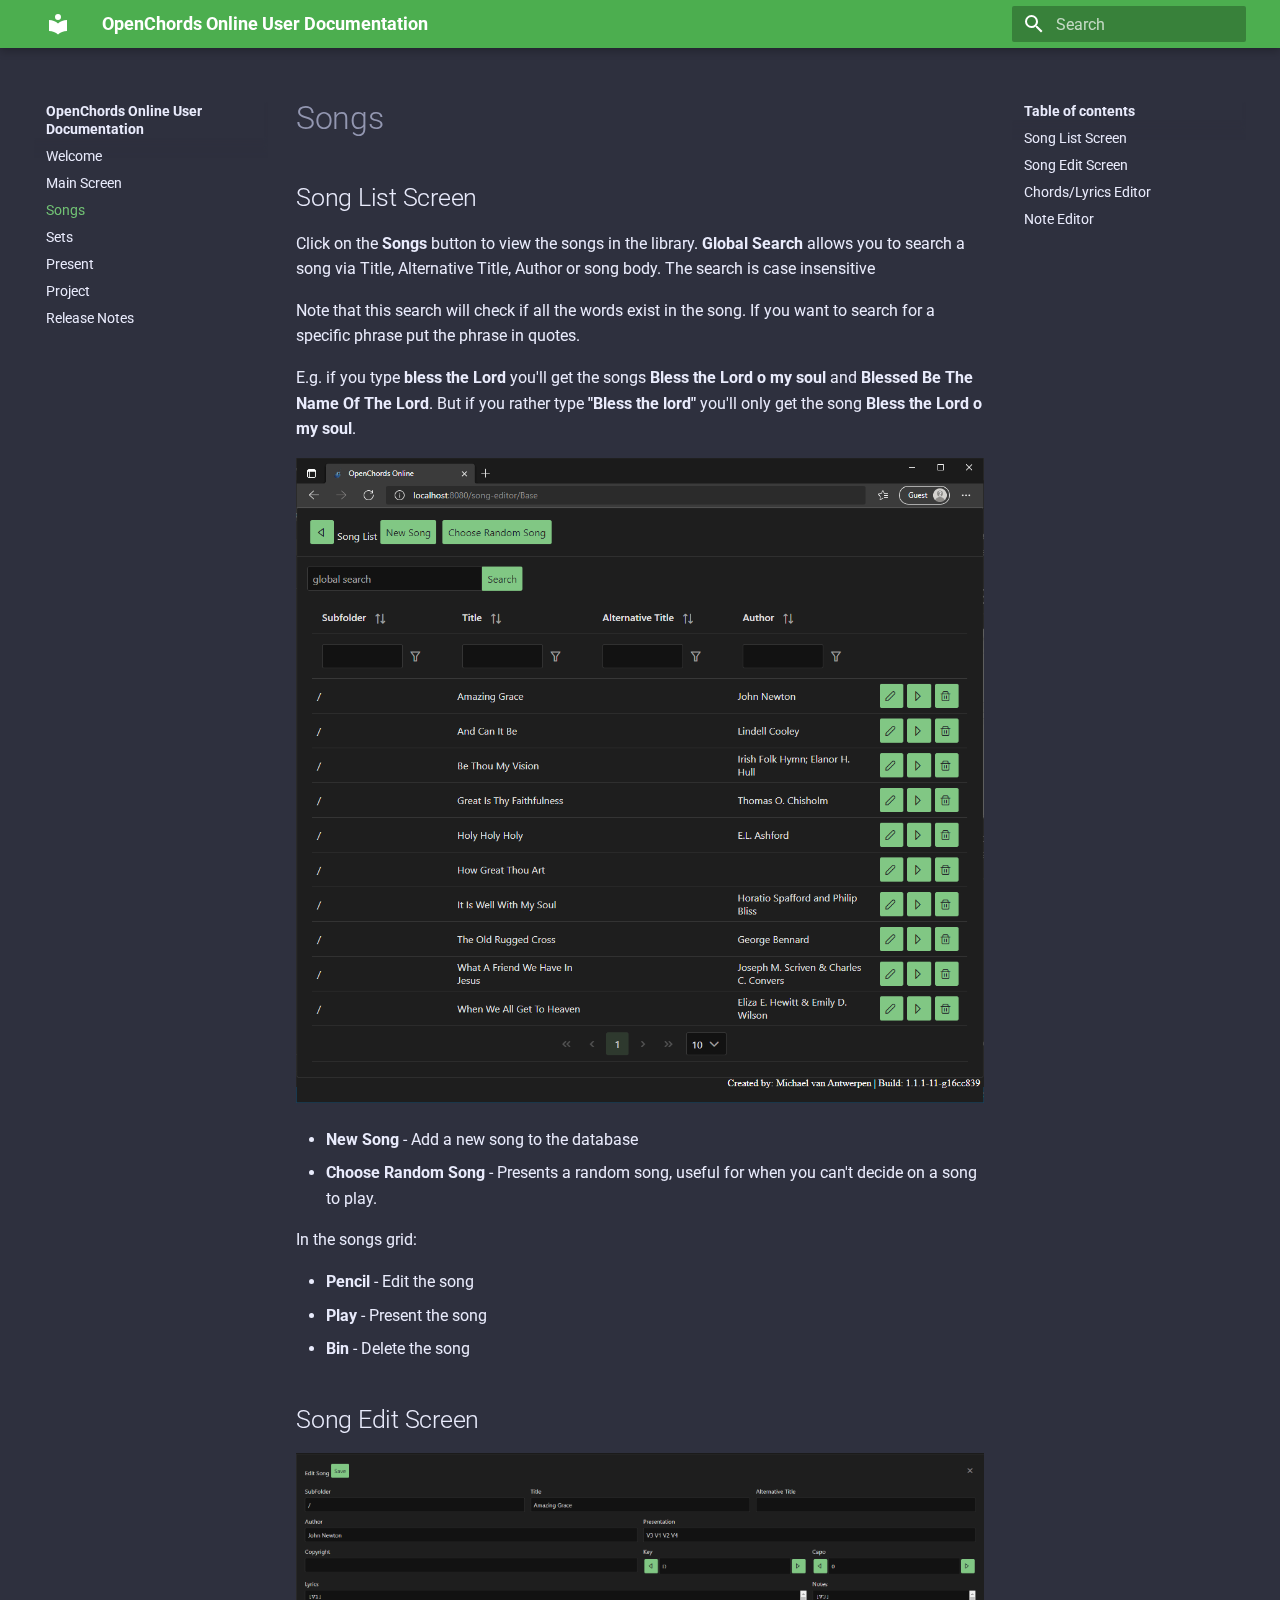
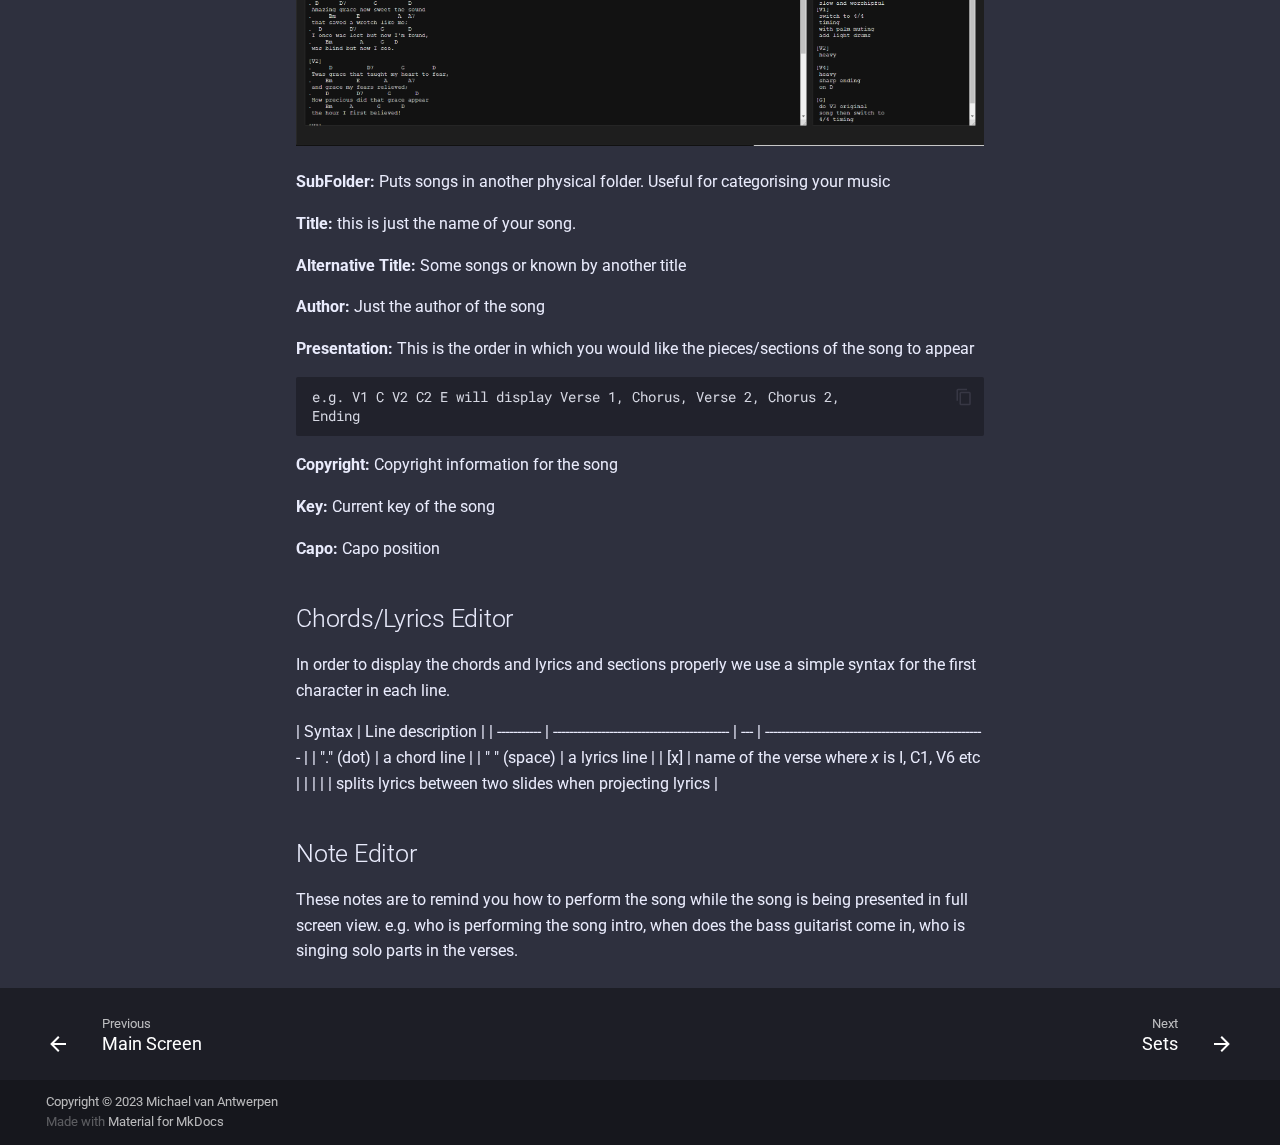
<file: song-list/index.html>
<!doctype html>
<html lang="en" class="no-js">
  <head>
    
      <meta charset="utf-8">
      <meta name="viewport" content="width=device-width,initial-scale=1">
      
        <meta name="description" content="OpenChords Online User Documentation">
      
      
        <meta name="author" content="Michael van Antwerpen">
      
      
        <link rel="canonical" href="https://wolfyreload.github.io/openchordsonline-user-documentation/song-list/">
      
      <link rel="icon" href="../assets/images/favicon.png">
      <meta name="generator" content="mkdocs-1.4.2, mkdocs-material-8.5.10">
    
    
      
        <title>Songs - OpenChords Online User Documentation</title>
      
    
    
      <link rel="stylesheet" href="../assets/stylesheets/main.472b142f.min.css">
      
        
        <link rel="stylesheet" href="../assets/stylesheets/palette.08040f6c.min.css">
        
          
          
          <meta name="theme-color" content="#4cae4f">
        
      
      

    
    
    
      
        
        
        <link rel="preconnect" href="https://fonts.gstatic.com" crossorigin>
        <link rel="stylesheet" href="https://fonts.googleapis.com/css?family=Roboto:300,300i,400,400i,700,700i%7CRoboto+Mono:400,400i,700,700i&display=fallback">
        <style>:root{--md-text-font:"Roboto";--md-code-font:"Roboto Mono"}</style>
      
    
    
      <link rel="stylesheet" href="../css/extra.css">
    
    <script>__md_scope=new URL("..",location),__md_hash=e=>[...e].reduce((e,_)=>(e<<5)-e+_.charCodeAt(0),0),__md_get=(e,_=localStorage,t=__md_scope)=>JSON.parse(_.getItem(t.pathname+"."+e)),__md_set=(e,_,t=localStorage,a=__md_scope)=>{try{t.setItem(a.pathname+"."+e,JSON.stringify(_))}catch(e){}}</script>
    
      

    
    
    
  </head>
  
  
    
    
    
    
    
    <body dir="ltr" data-md-color-scheme="slate" data-md-color-primary="green" data-md-color-accent="green">
  
    
    
    <input class="md-toggle" data-md-toggle="drawer" type="checkbox" id="__drawer" autocomplete="off">
    <input class="md-toggle" data-md-toggle="search" type="checkbox" id="__search" autocomplete="off">
    <label class="md-overlay" for="__drawer"></label>
    <div data-md-component="skip">
      
        
        <a href="#song-list-screen" class="md-skip">
          Skip to content
        </a>
      
    </div>
    <div data-md-component="announce">
      
    </div>
    
    
      

<header class="md-header" data-md-component="header">
  <nav class="md-header__inner md-grid" aria-label="Header">
    <a href=".." title="OpenChords Online User Documentation" class="md-header__button md-logo" aria-label="OpenChords Online User Documentation" data-md-component="logo">
      
  
  <svg xmlns="http://www.w3.org/2000/svg" viewBox="0 0 24 24"><path d="M12 8a3 3 0 0 0 3-3 3 3 0 0 0-3-3 3 3 0 0 0-3 3 3 3 0 0 0 3 3m0 3.54C9.64 9.35 6.5 8 3 8v11c3.5 0 6.64 1.35 9 3.54 2.36-2.19 5.5-3.54 9-3.54V8c-3.5 0-6.64 1.35-9 3.54Z"/></svg>

    </a>
    <label class="md-header__button md-icon" for="__drawer">
      <svg xmlns="http://www.w3.org/2000/svg" viewBox="0 0 24 24"><path d="M3 6h18v2H3V6m0 5h18v2H3v-2m0 5h18v2H3v-2Z"/></svg>
    </label>
    <div class="md-header__title" data-md-component="header-title">
      <div class="md-header__ellipsis">
        <div class="md-header__topic">
          <span class="md-ellipsis">
            OpenChords Online User Documentation
          </span>
        </div>
        <div class="md-header__topic" data-md-component="header-topic">
          <span class="md-ellipsis">
            
              Songs
            
          </span>
        </div>
      </div>
    </div>
    
    
    
      <label class="md-header__button md-icon" for="__search">
        <svg xmlns="http://www.w3.org/2000/svg" viewBox="0 0 24 24"><path d="M9.5 3A6.5 6.5 0 0 1 16 9.5c0 1.61-.59 3.09-1.56 4.23l.27.27h.79l5 5-1.5 1.5-5-5v-.79l-.27-.27A6.516 6.516 0 0 1 9.5 16 6.5 6.5 0 0 1 3 9.5 6.5 6.5 0 0 1 9.5 3m0 2C7 5 5 7 5 9.5S7 14 9.5 14 14 12 14 9.5 12 5 9.5 5Z"/></svg>
      </label>
      <div class="md-search" data-md-component="search" role="dialog">
  <label class="md-search__overlay" for="__search"></label>
  <div class="md-search__inner" role="search">
    <form class="md-search__form" name="search">
      <input type="text" class="md-search__input" name="query" aria-label="Search" placeholder="Search" autocapitalize="off" autocorrect="off" autocomplete="off" spellcheck="false" data-md-component="search-query" required>
      <label class="md-search__icon md-icon" for="__search">
        <svg xmlns="http://www.w3.org/2000/svg" viewBox="0 0 24 24"><path d="M9.5 3A6.5 6.5 0 0 1 16 9.5c0 1.61-.59 3.09-1.56 4.23l.27.27h.79l5 5-1.5 1.5-5-5v-.79l-.27-.27A6.516 6.516 0 0 1 9.5 16 6.5 6.5 0 0 1 3 9.5 6.5 6.5 0 0 1 9.5 3m0 2C7 5 5 7 5 9.5S7 14 9.5 14 14 12 14 9.5 12 5 9.5 5Z"/></svg>
        <svg xmlns="http://www.w3.org/2000/svg" viewBox="0 0 24 24"><path d="M20 11v2H8l5.5 5.5-1.42 1.42L4.16 12l7.92-7.92L13.5 5.5 8 11h12Z"/></svg>
      </label>
      <nav class="md-search__options" aria-label="Search">
        
        <button type="reset" class="md-search__icon md-icon" title="Clear" aria-label="Clear" tabindex="-1">
          <svg xmlns="http://www.w3.org/2000/svg" viewBox="0 0 24 24"><path d="M19 6.41 17.59 5 12 10.59 6.41 5 5 6.41 10.59 12 5 17.59 6.41 19 12 13.41 17.59 19 19 17.59 13.41 12 19 6.41Z"/></svg>
        </button>
      </nav>
      
    </form>
    <div class="md-search__output">
      <div class="md-search__scrollwrap" data-md-scrollfix>
        <div class="md-search-result" data-md-component="search-result">
          <div class="md-search-result__meta">
            Initializing search
          </div>
          <ol class="md-search-result__list"></ol>
        </div>
      </div>
    </div>
  </div>
</div>
    
    
      <div class="md-header__source">
        <a href="https://github.com/wolfyreload/openchordsonline-user-documentation" title="Go to repository" class="md-source" data-md-component="source">
  <div class="md-source__icon md-icon">
    
    <svg xmlns="http://www.w3.org/2000/svg" viewBox="0 0 448 512"><!--! Font Awesome Free 6.2.0 by @fontawesome - https://fontawesome.com License - https://fontawesome.com/license/free (Icons: CC BY 4.0, Fonts: SIL OFL 1.1, Code: MIT License) Copyright 2022 Fonticons, Inc.--><path d="M439.55 236.05 244 40.45a28.87 28.87 0 0 0-40.81 0l-40.66 40.63 51.52 51.52c27.06-9.14 52.68 16.77 43.39 43.68l49.66 49.66c34.23-11.8 61.18 31 35.47 56.69-26.49 26.49-70.21-2.87-56-37.34L240.22 199v121.85c25.3 12.54 22.26 41.85 9.08 55a34.34 34.34 0 0 1-48.55 0c-17.57-17.6-11.07-46.91 11.25-56v-123c-20.8-8.51-24.6-30.74-18.64-45L142.57 101 8.45 235.14a28.86 28.86 0 0 0 0 40.81l195.61 195.6a28.86 28.86 0 0 0 40.8 0l194.69-194.69a28.86 28.86 0 0 0 0-40.81z"/></svg>
  </div>
  <div class="md-source__repository">
    GitHub
  </div>
</a>
      </div>
    
  </nav>
  
</header>
    
    <div class="md-container" data-md-component="container">
      
      
        
          
        
      
      <main class="md-main" data-md-component="main">
        <div class="md-main__inner md-grid">
          
            
              
              <div class="md-sidebar md-sidebar--primary" data-md-component="sidebar" data-md-type="navigation" >
                <div class="md-sidebar__scrollwrap">
                  <div class="md-sidebar__inner">
                    


<nav class="md-nav md-nav--primary" aria-label="Navigation" data-md-level="0">
  <label class="md-nav__title" for="__drawer">
    <a href=".." title="OpenChords Online User Documentation" class="md-nav__button md-logo" aria-label="OpenChords Online User Documentation" data-md-component="logo">
      
  
  <svg xmlns="http://www.w3.org/2000/svg" viewBox="0 0 24 24"><path d="M12 8a3 3 0 0 0 3-3 3 3 0 0 0-3-3 3 3 0 0 0-3 3 3 3 0 0 0 3 3m0 3.54C9.64 9.35 6.5 8 3 8v11c3.5 0 6.64 1.35 9 3.54 2.36-2.19 5.5-3.54 9-3.54V8c-3.5 0-6.64 1.35-9 3.54Z"/></svg>

    </a>
    OpenChords Online User Documentation
  </label>
  
    <div class="md-nav__source">
      <a href="https://github.com/wolfyreload/openchordsonline-user-documentation" title="Go to repository" class="md-source" data-md-component="source">
  <div class="md-source__icon md-icon">
    
    <svg xmlns="http://www.w3.org/2000/svg" viewBox="0 0 448 512"><!--! Font Awesome Free 6.2.0 by @fontawesome - https://fontawesome.com License - https://fontawesome.com/license/free (Icons: CC BY 4.0, Fonts: SIL OFL 1.1, Code: MIT License) Copyright 2022 Fonticons, Inc.--><path d="M439.55 236.05 244 40.45a28.87 28.87 0 0 0-40.81 0l-40.66 40.63 51.52 51.52c27.06-9.14 52.68 16.77 43.39 43.68l49.66 49.66c34.23-11.8 61.18 31 35.47 56.69-26.49 26.49-70.21-2.87-56-37.34L240.22 199v121.85c25.3 12.54 22.26 41.85 9.08 55a34.34 34.34 0 0 1-48.55 0c-17.57-17.6-11.07-46.91 11.25-56v-123c-20.8-8.51-24.6-30.74-18.64-45L142.57 101 8.45 235.14a28.86 28.86 0 0 0 0 40.81l195.61 195.6a28.86 28.86 0 0 0 40.8 0l194.69-194.69a28.86 28.86 0 0 0 0-40.81z"/></svg>
  </div>
  <div class="md-source__repository">
    GitHub
  </div>
</a>
    </div>
  
  <ul class="md-nav__list" data-md-scrollfix>
    
      
      
      

  
  
  
    <li class="md-nav__item">
      <a href=".." class="md-nav__link">
        Welcome
      </a>
    </li>
  

    
      
      
      

  
  
  
    <li class="md-nav__item">
      <a href="../main-screen/" class="md-nav__link">
        Main Screen
      </a>
    </li>
  

    
      
      
      

  
  
    
  
  
    <li class="md-nav__item md-nav__item--active">
      
      <input class="md-nav__toggle md-toggle" data-md-toggle="toc" type="checkbox" id="__toc">
      
      
      
        <label class="md-nav__link md-nav__link--active" for="__toc">
          Songs
          <span class="md-nav__icon md-icon"></span>
        </label>
      
      <a href="./" class="md-nav__link md-nav__link--active">
        Songs
      </a>
      
        

<nav class="md-nav md-nav--secondary" aria-label="Table of contents">
  
  
  
  
    <label class="md-nav__title" for="__toc">
      <span class="md-nav__icon md-icon"></span>
      Table of contents
    </label>
    <ul class="md-nav__list" data-md-component="toc" data-md-scrollfix>
      
        <li class="md-nav__item">
  <a href="#song-list-screen" class="md-nav__link">
    Song List Screen
  </a>
  
</li>
      
        <li class="md-nav__item">
  <a href="#song-edit-screen" class="md-nav__link">
    Song Edit Screen
  </a>
  
</li>
      
        <li class="md-nav__item">
  <a href="#chordslyrics-editor" class="md-nav__link">
    Chords/Lyrics Editor
  </a>
  
</li>
      
        <li class="md-nav__item">
  <a href="#note-editor" class="md-nav__link">
    Note Editor
  </a>
  
</li>
      
    </ul>
  
</nav>
      
    </li>
  

    
      
      
      

  
  
  
    <li class="md-nav__item">
      <a href="../set-list/" class="md-nav__link">
        Sets
      </a>
    </li>
  

    
      
      
      

  
  
  
    <li class="md-nav__item">
      <a href="../present-set/" class="md-nav__link">
        Present
      </a>
    </li>
  

    
      
      
      

  
  
  
    <li class="md-nav__item">
      <a href="../project-set/" class="md-nav__link">
        Project
      </a>
    </li>
  

    
      
      
      

  
  
  
    <li class="md-nav__item">
      <a href="../release-notes/" class="md-nav__link">
        Release Notes
      </a>
    </li>
  

    
  </ul>
</nav>
                  </div>
                </div>
              </div>
            
            
              
              <div class="md-sidebar md-sidebar--secondary" data-md-component="sidebar" data-md-type="toc" >
                <div class="md-sidebar__scrollwrap">
                  <div class="md-sidebar__inner">
                    

<nav class="md-nav md-nav--secondary" aria-label="Table of contents">
  
  
  
  
    <label class="md-nav__title" for="__toc">
      <span class="md-nav__icon md-icon"></span>
      Table of contents
    </label>
    <ul class="md-nav__list" data-md-component="toc" data-md-scrollfix>
      
        <li class="md-nav__item">
  <a href="#song-list-screen" class="md-nav__link">
    Song List Screen
  </a>
  
</li>
      
        <li class="md-nav__item">
  <a href="#song-edit-screen" class="md-nav__link">
    Song Edit Screen
  </a>
  
</li>
      
        <li class="md-nav__item">
  <a href="#chordslyrics-editor" class="md-nav__link">
    Chords/Lyrics Editor
  </a>
  
</li>
      
        <li class="md-nav__item">
  <a href="#note-editor" class="md-nav__link">
    Note Editor
  </a>
  
</li>
      
    </ul>
  
</nav>
                  </div>
                </div>
              </div>
            
          
          
            <div class="md-content" data-md-component="content">
              <article class="md-content__inner md-typeset">
                
                  

  <a href="https://github.com/wolfyreload/openchordsonline-user-documentation/edit/master/docs/song-list.md" title="Edit this page" class="md-content__button md-icon">
    
    <svg xmlns="http://www.w3.org/2000/svg" viewBox="0 0 24 24"><path d="M20.71 7.04c.39-.39.39-1.04 0-1.41l-2.34-2.34c-.37-.39-1.02-.39-1.41 0l-1.84 1.83 3.75 3.75M3 17.25V21h3.75L17.81 9.93l-3.75-3.75L3 17.25Z"/></svg>
  </a>


  <h1>Songs</h1>

<h2 id="song-list-screen">Song List Screen<a class="headerlink" href="#song-list-screen" title="Permanent link">&para;</a></h2>
<p>Click on the <strong>Songs</strong> button to view the songs in the library. <strong>Global
Search</strong> allows you to search a song via Title, Alternative Title, Author or
song body. The search is case insensitive</p>
<p>Note that this search will check if all the words exist in the song. If you want
to search for a specific phrase put the phrase in quotes.</p>
<p>E.g. if you type <strong>bless the Lord</strong> you'll get the songs <strong>Bless the Lord o my
soul</strong> and <strong>Blessed Be The Name Of The Lord</strong>. But if you rather type <strong>"Bless
the lord"</strong> you'll only get the song <strong>Bless the Lord o my soul</strong>.</p>
<p><img alt="song-editor-list" src="../img/song-editor-list.png" /></p>
<ul>
<li><strong>New Song</strong> - Add a new song to the database</li>
<li><strong>Choose Random Song</strong> - Presents a random song, useful for when you can't
    decide on a song to play.</li>
</ul>
<p>In the songs grid:</p>
<ul>
<li><strong>Pencil</strong> - Edit the song</li>
<li><strong>Play</strong> - Present the song</li>
<li><strong>Bin</strong> - Delete the song</li>
</ul>
<h2 id="song-edit-screen">Song Edit Screen<a class="headerlink" href="#song-edit-screen" title="Permanent link">&para;</a></h2>
<p><img alt="song-edit" src="../img/song-edit.png" /></p>
<p><strong>SubFolder:</strong> Puts songs in another physical folder. Useful for categorising
your music</p>
<p><strong>Title:</strong> this is just the name of your song.</p>
<p><strong>Alternative Title:</strong> Some songs or known by another title</p>
<p><strong>Author:</strong> Just the author of the song</p>
<p><strong>Presentation:</strong> This is the order in which you would like the pieces/sections
of the song to appear</p>
<pre class="highlight"><code class="language-text">e.g. V1 C V2 C2 E will display Verse 1, Chorus, Verse 2, Chorus 2,
Ending</code></pre>
<p><strong>Copyright:</strong> Copyright information for the song</p>
<p><strong>Key:</strong> Current key of the song</p>
<p><strong>Capo:</strong> Capo position</p>
<h2 id="chordslyrics-editor">Chords/Lyrics Editor<a class="headerlink" href="#chordslyrics-editor" title="Permanent link">&para;</a></h2>
<p>In order to display the chords and lyrics and sections properly we use a simple
syntax for the first character in each line.</p>
<p>| Syntax      | Line description                             |
| ----------- | -------------------------------------------- | --- | ------------------------------------------------------- |
| "." (dot)   | a chord line                                 |
| " " (space) | a lyrics line                                |
| [x]       | name of the verse where <em>x</em> is I, C1, V6 etc |
|             |                                              |     | splits lyrics between two slides when projecting lyrics |</p>
<h2 id="note-editor">Note Editor<a class="headerlink" href="#note-editor" title="Permanent link">&para;</a></h2>
<p>These notes are to remind you how to perform the song while the song is being
presented in full screen view. e.g. who is performing the song intro, when does
the bass guitarist come in, who is singing solo parts in the verses.</p>





                
              </article>
            </div>
          
          
        </div>
        
      </main>
      
        <footer class="md-footer">
  
    
    <nav class="md-footer__inner md-grid" aria-label="Footer" >
      
        
        <a href="../main-screen/" class="md-footer__link md-footer__link--prev" aria-label="Previous: Main Screen" rel="prev">
          <div class="md-footer__button md-icon">
            <svg xmlns="http://www.w3.org/2000/svg" viewBox="0 0 24 24"><path d="M20 11v2H8l5.5 5.5-1.42 1.42L4.16 12l7.92-7.92L13.5 5.5 8 11h12Z"/></svg>
          </div>
          <div class="md-footer__title">
            <div class="md-ellipsis">
              <span class="md-footer__direction">
                Previous
              </span>
              Main Screen
            </div>
          </div>
        </a>
      
      
        
        <a href="../set-list/" class="md-footer__link md-footer__link--next" aria-label="Next: Sets" rel="next">
          <div class="md-footer__title">
            <div class="md-ellipsis">
              <span class="md-footer__direction">
                Next
              </span>
              Sets
            </div>
          </div>
          <div class="md-footer__button md-icon">
            <svg xmlns="http://www.w3.org/2000/svg" viewBox="0 0 24 24"><path d="M4 11v2h12l-5.5 5.5 1.42 1.42L19.84 12l-7.92-7.92L10.5 5.5 16 11H4Z"/></svg>
          </div>
        </a>
      
    </nav>
  
  <div class="md-footer-meta md-typeset">
    <div class="md-footer-meta__inner md-grid">
      <div class="md-copyright">
  
    <div class="md-copyright__highlight">
      Copyright &copy; 2023 Michael van Antwerpen
    </div>
  
  
    Made with
    <a href="https://squidfunk.github.io/mkdocs-material/" target="_blank" rel="noopener">
      Material for MkDocs
    </a>
  
</div>
      
    </div>
  </div>
</footer>
      
    </div>
    <div class="md-dialog" data-md-component="dialog">
      <div class="md-dialog__inner md-typeset"></div>
    </div>
    
    <script id="__config" type="application/json">{"base": "..", "features": [], "search": "../assets/javascripts/workers/search.16e2a7d4.min.js", "translations": {"clipboard.copied": "Copied to clipboard", "clipboard.copy": "Copy to clipboard", "search.config.lang": "en", "search.config.pipeline": "trimmer, stopWordFilter", "search.config.separator": "[\\s\\-]+", "search.placeholder": "Search", "search.result.more.one": "1 more on this page", "search.result.more.other": "# more on this page", "search.result.none": "No matching documents", "search.result.one": "1 matching document", "search.result.other": "# matching documents", "search.result.placeholder": "Type to start searching", "search.result.term.missing": "Missing", "select.version.title": "Select version"}}</script>
    
    
      <script src="../assets/javascripts/bundle.d6c3db9e.min.js"></script>
      
    
  </body>
</html>
</file>
<file: css/extra.css>
/*hide edit in github button large display*/
.md-header__source {
    display: none;
}

/*hide edit in github button small display*/
.md-nav__source {
    display: none;
}

/*hide edit this page button*/
.md-content__button.md-icon {
    display: none;
}
</file>
<file: assets/stylesheets/main.472b142f.min.css>
@charset "UTF-8";html{-webkit-text-size-adjust:none;-moz-text-size-adjust:none;-ms-text-size-adjust:none;text-size-adjust:none;box-sizing:border-box}*,:after,:before{box-sizing:inherit}@media (prefers-reduced-motion){*,:after,:before{transition:none!important}}body{margin:0}a,button,input,label{-webkit-tap-highlight-color:transparent}a{color:inherit;text-decoration:none}hr{border:0;box-sizing:initial;display:block;height:.05rem;overflow:visible;padding:0}small{font-size:80%}sub,sup{line-height:1em}img{border-style:none}table{border-collapse:initial;border-spacing:0}td,th{font-weight:400;vertical-align:top}button{background:transparent;border:0;font-family:inherit;font-size:inherit;margin:0;padding:0}input{border:0;outline:none}:root{--md-primary-fg-color:#4051b5;--md-primary-fg-color--light:#5d6cc0;--md-primary-fg-color--dark:#303fa1;--md-primary-bg-color:#fff;--md-primary-bg-color--light:hsla(0,0%,100%,.7);--md-accent-fg-color:#526cfe;--md-accent-fg-color--transparent:rgba(82,108,254,.1);--md-accent-bg-color:#fff;--md-accent-bg-color--light:hsla(0,0%,100%,.7)}:root,[data-md-color-scheme=default]{--md-default-fg-color:rgba(0,0,0,.87);--md-default-fg-color--light:rgba(0,0,0,.54);--md-default-fg-color--lighter:rgba(0,0,0,.32);--md-default-fg-color--lightest:rgba(0,0,0,.07);--md-default-bg-color:#fff;--md-default-bg-color--light:hsla(0,0%,100%,.7);--md-default-bg-color--lighter:hsla(0,0%,100%,.3);--md-default-bg-color--lightest:hsla(0,0%,100%,.12);--md-code-fg-color:#36464e;--md-code-bg-color:#f5f5f5;--md-code-hl-color:rgba(255,255,0,.5);--md-code-hl-number-color:#d52a2a;--md-code-hl-special-color:#db1457;--md-code-hl-function-color:#a846b9;--md-code-hl-constant-color:#6e59d9;--md-code-hl-keyword-color:#3f6ec6;--md-code-hl-string-color:#1c7d4d;--md-code-hl-name-color:var(--md-code-fg-color);--md-code-hl-operator-color:var(--md-default-fg-color--light);--md-code-hl-punctuation-color:var(--md-default-fg-color--light);--md-code-hl-comment-color:var(--md-default-fg-color--light);--md-code-hl-generic-color:var(--md-default-fg-color--light);--md-code-hl-variable-color:var(--md-default-fg-color--light);--md-typeset-color:var(--md-default-fg-color);--md-typeset-a-color:var(--md-primary-fg-color);--md-typeset-mark-color:rgba(255,255,0,.5);--md-typeset-del-color:rgba(245,80,61,.15);--md-typeset-ins-color:rgba(11,213,112,.15);--md-typeset-kbd-color:#fafafa;--md-typeset-kbd-accent-color:#fff;--md-typeset-kbd-border-color:#b8b8b8;--md-typeset-table-color:rgba(0,0,0,.12);--md-admonition-fg-color:var(--md-default-fg-color);--md-admonition-bg-color:var(--md-default-bg-color);--md-footer-fg-color:#fff;--md-footer-fg-color--light:hsla(0,0%,100%,.7);--md-footer-fg-color--lighter:hsla(0,0%,100%,.3);--md-footer-bg-color:rgba(0,0,0,.87);--md-footer-bg-color--dark:rgba(0,0,0,.32);--md-shadow-z1:0 0.2rem 0.5rem rgba(0,0,0,.05),0 0 0.05rem rgba(0,0,0,.1);--md-shadow-z2:0 0.2rem 0.5rem rgba(0,0,0,.1),0 0 0.05rem rgba(0,0,0,.25);--md-shadow-z3:0 0.2rem 0.5rem rgba(0,0,0,.2),0 0 0.05rem rgba(0,0,0,.35)}.md-icon svg{fill:currentcolor;display:block;height:1.2rem;width:1.2rem}body{-webkit-font-smoothing:antialiased;-moz-osx-font-smoothing:grayscale;--md-text-font-family:var(--md-text-font,_),-apple-system,BlinkMacSystemFont,Helvetica,Arial,sans-serif;--md-code-font-family:var(--md-code-font,_),SFMono-Regular,Consolas,Menlo,monospace}body,input{font-feature-settings:"kern","liga";font-family:var(--md-text-font-family)}body,code,input,kbd,pre{color:var(--md-typeset-color)}code,kbd,pre{font-feature-settings:"kern";font-family:var(--md-code-font-family)}:root{--md-typeset-table-sort-icon:url('data:image/svg+xml;charset=utf-8,<svg xmlns="http://www.w3.org/2000/svg" viewBox="0 0 24 24"><path d="m18 21-4-4h3V7h-3l4-4 4 4h-3v10h3M2 19v-2h10v2M2 13v-2h7v2M2 7V5h4v2H2Z"/></svg>');--md-typeset-table-sort-icon--asc:url('data:image/svg+xml;charset=utf-8,<svg xmlns="http://www.w3.org/2000/svg" viewBox="0 0 24 24"><path d="M19 17h3l-4 4-4-4h3V3h2M2 17h10v2H2M6 5v2H2V5m0 6h7v2H2v-2Z"/></svg>');--md-typeset-table-sort-icon--desc:url('data:image/svg+xml;charset=utf-8,<svg xmlns="http://www.w3.org/2000/svg" viewBox="0 0 24 24"><path d="M19 7h3l-4-4-4 4h3v14h2M2 17h10v2H2M6 5v2H2V5m0 6h7v2H2v-2Z"/></svg>')}.md-typeset{-webkit-print-color-adjust:exact;color-adjust:exact;font-size:.8rem;line-height:1.6}@media print{.md-typeset{font-size:.68rem}}.md-typeset blockquote,.md-typeset dl,.md-typeset figure,.md-typeset ol,.md-typeset pre,.md-typeset ul{margin-bottom:1em;margin-top:1em}.md-typeset h1{color:var(--md-default-fg-color--light);font-size:2em;line-height:1.3;margin:0 0 1.25em}.md-typeset h1,.md-typeset h2{font-weight:300;letter-spacing:-.01em}.md-typeset h2{font-size:1.5625em;line-height:1.4;margin:1.6em 0 .64em}.md-typeset h3{font-size:1.25em;font-weight:400;letter-spacing:-.01em;line-height:1.5;margin:1.6em 0 .8em}.md-typeset h2+h3{margin-top:.8em}.md-typeset h4{font-weight:700;letter-spacing:-.01em;margin:1em 0}.md-typeset h5,.md-typeset h6{color:var(--md-default-fg-color--light);font-size:.8em;font-weight:700;letter-spacing:-.01em;margin:1.25em 0}.md-typeset h5{text-transform:uppercase}.md-typeset hr{border-bottom:.05rem solid var(--md-default-fg-color--lightest);display:flow-root;margin:1.5em 0}.md-typeset a{color:var(--md-typeset-a-color);word-break:break-word}.md-typeset a,.md-typeset a:before{transition:color 125ms}.md-typeset a:focus,.md-typeset a:hover{color:var(--md-accent-fg-color)}.md-typeset a:focus code,.md-typeset a:hover code{background-color:var(--md-accent-fg-color--transparent)}.md-typeset a code{color:currentcolor;transition:background-color 125ms}.md-typeset a.focus-visible{outline-color:var(--md-accent-fg-color);outline-offset:.2rem}.md-typeset code,.md-typeset kbd,.md-typeset pre{color:var(--md-code-fg-color);direction:ltr;font-variant-ligatures:none}@media print{.md-typeset code,.md-typeset kbd,.md-typeset pre{white-space:pre-wrap}}.md-typeset code{background-color:var(--md-code-bg-color);border-radius:.1rem;-webkit-box-decoration-break:clone;box-decoration-break:clone;font-size:.85em;padding:0 .2941176471em;word-break:break-word}.md-typeset code:not(.focus-visible){-webkit-tap-highlight-color:transparent;outline:none}.md-typeset pre{display:flow-root;line-height:1.4;position:relative}.md-typeset pre>code{-webkit-box-decoration-break:slice;box-decoration-break:slice;box-shadow:none;display:block;margin:0;outline-color:var(--md-accent-fg-color);overflow:auto;padding:.7720588235em 1.1764705882em;scrollbar-color:var(--md-default-fg-color--lighter) transparent;scrollbar-width:thin;touch-action:auto;word-break:normal}.md-typeset pre>code:hover{scrollbar-color:var(--md-accent-fg-color) transparent}.md-typeset pre>code::-webkit-scrollbar{height:.2rem;width:.2rem}.md-typeset pre>code::-webkit-scrollbar-thumb{background-color:var(--md-default-fg-color--lighter)}.md-typeset pre>code::-webkit-scrollbar-thumb:hover{background-color:var(--md-accent-fg-color)}.md-typeset kbd{background-color:var(--md-typeset-kbd-color);border-radius:.1rem;box-shadow:0 .1rem 0 .05rem var(--md-typeset-kbd-border-color),0 .1rem 0 var(--md-typeset-kbd-border-color),0 -.1rem .2rem var(--md-typeset-kbd-accent-color) inset;color:var(--md-default-fg-color);display:inline-block;font-size:.75em;padding:0 .6666666667em;vertical-align:text-top;word-break:break-word}.md-typeset mark{background-color:var(--md-typeset-mark-color);-webkit-box-decoration-break:clone;box-decoration-break:clone;color:inherit;word-break:break-word}.md-typeset abbr{border-bottom:.05rem dotted var(--md-default-fg-color--light);cursor:help;text-decoration:none}@media (hover:none){.md-typeset abbr{position:relative}.md-typeset abbr[title]:-webkit-any(:focus,:hover):after{background-color:var(--md-default-fg-color);border-radius:.1rem;box-shadow:var(--md-shadow-z3);color:var(--md-default-bg-color);content:attr(title);display:inline-block;font-size:.7rem;margin-top:2em;max-width:80%;min-width:-webkit-max-content;min-width:max-content;padding:.2rem .3rem;position:absolute;width:auto}.md-typeset abbr[title]:-moz-any(:focus,:hover):after{background-color:var(--md-default-fg-color);border-radius:.1rem;box-shadow:var(--md-shadow-z3);color:var(--md-default-bg-color);content:attr(title);display:inline-block;font-size:.7rem;margin-top:2em;max-width:80%;min-width:-moz-max-content;min-width:max-content;padding:.2rem .3rem;position:absolute;width:auto}[dir=ltr] .md-typeset abbr[title]:-webkit-any(:focus,:hover):after{left:0}[dir=ltr] .md-typeset abbr[title]:-moz-any(:focus,:hover):after{left:0}[dir=ltr] .md-typeset abbr[title]:is(:focus,:hover):after{left:0}[dir=rtl] .md-typeset abbr[title]:-webkit-any(:focus,:hover):after{right:0}[dir=rtl] .md-typeset abbr[title]:-moz-any(:focus,:hover):after{right:0}[dir=rtl] .md-typeset abbr[title]:is(:focus,:hover):after{right:0}.md-typeset abbr[title]:is(:focus,:hover):after{background-color:var(--md-default-fg-color);border-radius:.1rem;box-shadow:var(--md-shadow-z3);color:var(--md-default-bg-color);content:attr(title);display:inline-block;font-size:.7rem;margin-top:2em;max-width:80%;min-width:-webkit-max-content;min-width:-moz-max-content;min-width:max-content;padding:.2rem .3rem;position:absolute;width:auto}}.md-typeset small{opacity:.75}[dir=ltr] .md-typeset sub,[dir=ltr] .md-typeset sup{margin-left:.078125em}[dir=rtl] .md-typeset sub,[dir=rtl] .md-typeset sup{margin-right:.078125em}[dir=ltr] .md-typeset blockquote{padding-left:.6rem}[dir=rtl] .md-typeset blockquote{padding-right:.6rem}[dir=ltr] .md-typeset blockquote{border-left:.2rem solid var(--md-default-fg-color--lighter)}[dir=rtl] .md-typeset blockquote{border-right:.2rem solid var(--md-default-fg-color--lighter)}.md-typeset blockquote{color:var(--md-default-fg-color--light);margin-left:0;margin-right:0}.md-typeset ul{list-style-type:disc}[dir=ltr] .md-typeset ol,[dir=ltr] .md-typeset ul{margin-left:.625em}[dir=rtl] .md-typeset ol,[dir=rtl] .md-typeset ul{margin-right:.625em}.md-typeset ol,.md-typeset ul{padding:0}.md-typeset ol:not([hidden]),.md-typeset ul:not([hidden]){display:flow-root}.md-typeset ol ol,.md-typeset ul ol{list-style-type:lower-alpha}.md-typeset ol ol ol,.md-typeset ul ol ol{list-style-type:lower-roman}[dir=ltr] .md-typeset ol li,[dir=ltr] .md-typeset ul li{margin-left:1.25em}[dir=rtl] .md-typeset ol li,[dir=rtl] .md-typeset ul li{margin-right:1.25em}.md-typeset ol li,.md-typeset ul li{margin-bottom:.5em}.md-typeset ol li blockquote,.md-typeset ol li p,.md-typeset ul li blockquote,.md-typeset ul li p{margin:.5em 0}.md-typeset ol li:last-child,.md-typeset ul li:last-child{margin-bottom:0}.md-typeset ol li :-webkit-any(ul,ol),.md-typeset ul li :-webkit-any(ul,ol){margin-bottom:.5em;margin-top:.5em}.md-typeset ol li :-moz-any(ul,ol),.md-typeset ul li :-moz-any(ul,ol){margin-bottom:.5em;margin-top:.5em}[dir=ltr] .md-typeset ol li :-webkit-any(ul,ol),[dir=ltr] .md-typeset ul li :-webkit-any(ul,ol){margin-left:.625em}[dir=ltr] .md-typeset ol li :-moz-any(ul,ol),[dir=ltr] .md-typeset ul li :-moz-any(ul,ol){margin-left:.625em}[dir=ltr] .md-typeset ol li :is(ul,ol),[dir=ltr] .md-typeset ul li :is(ul,ol){margin-left:.625em}[dir=rtl] .md-typeset ol li :-webkit-any(ul,ol),[dir=rtl] .md-typeset ul li :-webkit-any(ul,ol){margin-right:.625em}[dir=rtl] .md-typeset ol li :-moz-any(ul,ol),[dir=rtl] .md-typeset ul li :-moz-any(ul,ol){margin-right:.625em}[dir=rtl] .md-typeset ol li :is(ul,ol),[dir=rtl] .md-typeset ul li :is(ul,ol){margin-right:.625em}.md-typeset ol li :is(ul,ol),.md-typeset ul li :is(ul,ol){margin-bottom:.5em;margin-top:.5em}[dir=ltr] .md-typeset dd{margin-left:1.875em}[dir=rtl] .md-typeset dd{margin-right:1.875em}.md-typeset dd{margin-bottom:1.5em;margin-top:1em}.md-typeset img,.md-typeset svg,.md-typeset video{height:auto;max-width:100%}.md-typeset img[align=left]{margin:1em 1em 1em 0}.md-typeset img[align=right]{margin:1em 0 1em 1em}.md-typeset img[align]:only-child{margin-top:0}.md-typeset img[src$="#gh-dark-mode-only"],.md-typeset img[src$="#only-dark"]{display:none}.md-typeset figure{display:flow-root;margin:1em auto;max-width:100%;text-align:center;width:-webkit-fit-content;width:-moz-fit-content;width:fit-content}.md-typeset figure img{display:block}.md-typeset figcaption{font-style:italic;margin:1em auto;max-width:24rem}.md-typeset iframe{max-width:100%}.md-typeset table:not([class]){background-color:var(--md-default-bg-color);border:.05rem solid var(--md-typeset-table-color);border-radius:.1rem;display:inline-block;font-size:.64rem;max-width:100%;overflow:auto;touch-action:auto}@media print{.md-typeset table:not([class]){display:table}}.md-typeset table:not([class])+*{margin-top:1.5em}.md-typeset table:not([class]) :-webkit-any(th,td)>:first-child{margin-top:0}.md-typeset table:not([class]) :-moz-any(th,td)>:first-child{margin-top:0}.md-typeset table:not([class]) :is(th,td)>:first-child{margin-top:0}.md-typeset table:not([class]) :-webkit-any(th,td)>:last-child{margin-bottom:0}.md-typeset table:not([class]) :-moz-any(th,td)>:last-child{margin-bottom:0}.md-typeset table:not([class]) :is(th,td)>:last-child{margin-bottom:0}.md-typeset table:not([class]) :-webkit-any(th,td):not([align]){text-align:left}.md-typeset table:not([class]) :-moz-any(th,td):not([align]){text-align:left}.md-typeset table:not([class]) :is(th,td):not([align]){text-align:left}[dir=rtl] .md-typeset table:not([class]) :-webkit-any(th,td):not([align]){text-align:right}[dir=rtl] .md-typeset table:not([class]) :-moz-any(th,td):not([align]){text-align:right}[dir=rtl] .md-typeset table:not([class]) :is(th,td):not([align]){text-align:right}.md-typeset table:not([class]) th{font-weight:700;min-width:5rem;padding:.9375em 1.25em;vertical-align:top}.md-typeset table:not([class]) td{border-top:.05rem solid var(--md-typeset-table-color);padding:.9375em 1.25em;vertical-align:top}.md-typeset table:not([class]) tbody tr{transition:background-color 125ms}.md-typeset table:not([class]) tbody tr:hover{background-color:rgba(0,0,0,.035);box-shadow:0 .05rem 0 var(--md-default-bg-color) inset}.md-typeset table:not([class]) a{word-break:normal}.md-typeset table th[role=columnheader]{cursor:pointer}[dir=ltr] .md-typeset table th[role=columnheader]:after{margin-left:.5em}[dir=rtl] .md-typeset table th[role=columnheader]:after{margin-right:.5em}.md-typeset table th[role=columnheader]:after{content:"";display:inline-block;height:1.2em;-webkit-mask-image:var(--md-typeset-table-sort-icon);mask-image:var(--md-typeset-table-sort-icon);-webkit-mask-repeat:no-repeat;mask-repeat:no-repeat;-webkit-mask-size:contain;mask-size:contain;transition:background-color 125ms;vertical-align:text-bottom;width:1.2em}.md-typeset table th[role=columnheader]:hover:after{background-color:var(--md-default-fg-color--lighter)}.md-typeset table th[role=columnheader][aria-sort=ascending]:after{background-color:var(--md-default-fg-color--light);-webkit-mask-image:var(--md-typeset-table-sort-icon--asc);mask-image:var(--md-typeset-table-sort-icon--asc)}.md-typeset table th[role=columnheader][aria-sort=descending]:after{background-color:var(--md-default-fg-color--light);-webkit-mask-image:var(--md-typeset-table-sort-icon--desc);mask-image:var(--md-typeset-table-sort-icon--desc)}.md-typeset__scrollwrap{margin:1em -.8rem;overflow-x:auto;touch-action:auto}.md-typeset__table{display:inline-block;margin-bottom:.5em;padding:0 .8rem}@media print{.md-typeset__table{display:block}}html .md-typeset__table table{display:table;margin:0;overflow:hidden;width:100%}@media screen and (max-width:44.9375em){.md-content__inner>pre{margin:1em -.8rem}.md-content__inner>pre code{border-radius:0}}.md-banner{background-color:var(--md-footer-bg-color);color:var(--md-footer-fg-color);overflow:auto}@media print{.md-banner{display:none}}.md-banner--warning{background:var(--md-typeset-mark-color);color:var(--md-default-fg-color)}.md-banner__inner{font-size:.7rem;margin:.6rem auto;padding:0 .8rem}[dir=ltr] .md-banner__button{float:right}[dir=rtl] .md-banner__button{float:left}.md-banner__button{color:inherit;cursor:pointer;transition:opacity .25s}.md-banner__button:hover{opacity:.7}html{font-size:125%;height:100%;overflow-x:hidden}@media screen and (min-width:100em){html{font-size:137.5%}}@media screen and (min-width:125em){html{font-size:150%}}body{background-color:var(--md-default-bg-color);display:flex;flex-direction:column;font-size:.5rem;min-height:100%;position:relative;width:100%}@media print{body{display:block}}@media screen and (max-width:59.9375em){body[data-md-scrolllock]{position:fixed}}.md-grid{margin-left:auto;margin-right:auto;max-width:61rem}.md-container{display:flex;flex-direction:column;flex-grow:1}@media print{.md-container{display:block}}.md-main{flex-grow:1}.md-main__inner{display:flex;height:100%;margin-top:1.5rem}.md-ellipsis{overflow:hidden;text-overflow:ellipsis;white-space:nowrap}.md-toggle{display:none}.md-option{height:0;opacity:0;position:absolute;width:0}.md-option:checked+label:not([hidden]){display:block}.md-option.focus-visible+label{outline-color:var(--md-accent-fg-color);outline-style:auto}.md-skip{background-color:var(--md-default-fg-color);border-radius:.1rem;color:var(--md-default-bg-color);font-size:.64rem;margin:.5rem;opacity:0;outline-color:var(--md-accent-fg-color);padding:.3rem .5rem;position:fixed;transform:translateY(.4rem);z-index:-1}.md-skip:focus{opacity:1;transform:translateY(0);transition:transform .25s cubic-bezier(.4,0,.2,1),opacity 175ms 75ms;z-index:10}@page{margin:25mm}:root{--md-clipboard-icon:url('data:image/svg+xml;charset=utf-8,<svg xmlns="http://www.w3.org/2000/svg" viewBox="0 0 24 24"><path d="M19 21H8V7h11m0-2H8a2 2 0 0 0-2 2v14a2 2 0 0 0 2 2h11a2 2 0 0 0 2-2V7a2 2 0 0 0-2-2m-3-4H4a2 2 0 0 0-2 2v14h2V3h12V1Z"/></svg>')}.md-clipboard{border-radius:.1rem;color:var(--md-default-fg-color--lightest);cursor:pointer;height:1.5em;outline-color:var(--md-accent-fg-color);outline-offset:.1rem;position:absolute;right:.5em;top:.5em;transition:color .25s;width:1.5em;z-index:1}@media print{.md-clipboard{display:none}}.md-clipboard:not(.focus-visible){-webkit-tap-highlight-color:transparent;outline:none}:hover>.md-clipboard{color:var(--md-default-fg-color--light)}.md-clipboard:-webkit-any(:focus,:hover){color:var(--md-accent-fg-color)}.md-clipboard:-moz-any(:focus,:hover){color:var(--md-accent-fg-color)}.md-clipboard:is(:focus,:hover){color:var(--md-accent-fg-color)}.md-clipboard:after{background-color:currentcolor;content:"";display:block;height:1.125em;margin:0 auto;-webkit-mask-image:var(--md-clipboard-icon);mask-image:var(--md-clipboard-icon);-webkit-mask-position:center;mask-position:center;-webkit-mask-repeat:no-repeat;mask-repeat:no-repeat;-webkit-mask-size:contain;mask-size:contain;width:1.125em}.md-clipboard--inline{cursor:pointer}.md-clipboard--inline code{transition:color .25s,background-color .25s}.md-clipboard--inline:-webkit-any(:focus,:hover) code{background-color:var(--md-accent-fg-color--transparent);color:var(--md-accent-fg-color)}.md-clipboard--inline:-moz-any(:focus,:hover) code{background-color:var(--md-accent-fg-color--transparent);color:var(--md-accent-fg-color)}.md-clipboard--inline:is(:focus,:hover) code{background-color:var(--md-accent-fg-color--transparent);color:var(--md-accent-fg-color)}@keyframes consent{0%{opacity:0;transform:translateY(100%)}to{opacity:1;transform:translateY(0)}}@keyframes overlay{0%{opacity:0}to{opacity:1}}.md-consent__overlay{animation:overlay .25s both;-webkit-backdrop-filter:blur(.1rem);backdrop-filter:blur(.1rem);background-color:rgba(0,0,0,.54);height:100%;opacity:1;position:fixed;top:0;width:100%;z-index:5}.md-consent__inner{animation:consent .5s cubic-bezier(.1,.7,.1,1) both;background-color:var(--md-default-bg-color);border:0;border-radius:.1rem;bottom:0;box-shadow:0 0 .2rem rgba(0,0,0,.1),0 .2rem .4rem rgba(0,0,0,.2);max-height:100%;overflow:auto;padding:0;position:fixed;width:100%;z-index:5}.md-consent__form{padding:.8rem}.md-consent__settings{display:none;margin:1em 0}input:checked+.md-consent__settings{display:block}.md-consent__controls{margin-bottom:.8rem}.md-typeset .md-consent__controls .md-button{display:inline}@media screen and (max-width:44.9375em){.md-typeset .md-consent__controls .md-button{display:block;margin-top:.4rem;text-align:center;width:100%}}.md-consent label{cursor:pointer}.md-content{flex-grow:1;min-width:0}.md-content__inner{margin:0 .8rem 1.2rem;padding-top:.6rem}@media screen and (min-width:76.25em){[dir=ltr] .md-sidebar--primary:not([hidden])~.md-content>.md-content__inner{margin-left:1.2rem}[dir=ltr] .md-sidebar--secondary:not([hidden])~.md-content>.md-content__inner,[dir=rtl] .md-sidebar--primary:not([hidden])~.md-content>.md-content__inner{margin-right:1.2rem}[dir=rtl] .md-sidebar--secondary:not([hidden])~.md-content>.md-content__inner{margin-left:1.2rem}}.md-content__inner:before{content:"";display:block;height:.4rem}.md-content__inner>:last-child{margin-bottom:0}[dir=ltr] .md-content__button{float:right}[dir=rtl] .md-content__button{float:left}[dir=ltr] .md-content__button{margin-left:.4rem}[dir=rtl] .md-content__button{margin-right:.4rem}.md-content__button{margin:.4rem 0;padding:0}@media print{.md-content__button{display:none}}.md-typeset .md-content__button{color:var(--md-default-fg-color--lighter)}.md-content__button svg{display:inline;vertical-align:top}[dir=rtl] .md-content__button svg{transform:scaleX(-1)}[dir=ltr] .md-dialog{right:.8rem}[dir=rtl] .md-dialog{left:.8rem}.md-dialog{background-color:var(--md-default-fg-color);border-radius:.1rem;bottom:.8rem;box-shadow:var(--md-shadow-z3);min-width:11.1rem;opacity:0;padding:.4rem .6rem;pointer-events:none;position:fixed;transform:translateY(100%);transition:transform 0ms .4s,opacity .4s;z-index:4}@media print{.md-dialog{display:none}}.md-dialog--active{opacity:1;pointer-events:auto;transform:translateY(0);transition:transform .4s cubic-bezier(.075,.85,.175,1),opacity .4s}.md-dialog__inner{color:var(--md-default-bg-color);font-size:.7rem}.md-feedback{margin:2em 0 1em;text-align:center}.md-feedback fieldset{border:none;margin:0;padding:0}.md-feedback__title{font-weight:700;margin:1em auto}.md-feedback__inner{position:relative}.md-feedback__list{align-content:baseline;display:flex;flex-wrap:wrap;justify-content:center;position:relative}.md-feedback__list:hover .md-icon:not(:disabled){color:var(--md-default-fg-color--lighter)}:disabled .md-feedback__list{min-height:1.8rem}.md-feedback__icon{color:var(--md-default-fg-color--light);cursor:pointer;flex-shrink:0;margin:0 .1rem;transition:color 125ms}.md-feedback__icon:not(:disabled).md-icon:hover{color:var(--md-accent-fg-color)}.md-feedback__icon:disabled{color:var(--md-default-fg-color--lightest);pointer-events:none}.md-feedback__note{opacity:0;position:relative;transform:translateY(.4rem);transition:transform .4s cubic-bezier(.1,.7,.1,1),opacity .15s}.md-feedback__note>*{margin:0 auto;max-width:16rem}:disabled .md-feedback__note{opacity:1;transform:translateY(0)}.md-footer{background-color:var(--md-footer-bg-color);color:var(--md-footer-fg-color)}@media print{.md-footer{display:none}}.md-footer__inner{justify-content:space-between;overflow:auto;padding:.2rem}.md-footer__inner:not([hidden]){display:flex}.md-footer__link{display:flex;flex-grow:0.01;outline-color:var(--md-accent-fg-color);overflow:hidden;padding-bottom:.4rem;padding-top:1.4rem;transition:opacity .25s}.md-footer__link:-webkit-any(:focus,:hover){opacity:.7}.md-footer__link:-moz-any(:focus,:hover){opacity:.7}.md-footer__link:is(:focus,:hover){opacity:.7}[dir=rtl] .md-footer__link svg{transform:scaleX(-1)}@media screen and (max-width:44.9375em){.md-footer__link--prev .md-footer__title{display:none}}[dir=ltr] .md-footer__link--next{margin-left:auto}[dir=rtl] .md-footer__link--next{margin-right:auto}.md-footer__link--next{text-align:right}[dir=rtl] .md-footer__link--next{text-align:left}.md-footer__title{flex-grow:1;font-size:.9rem;line-height:2.4rem;max-width:calc(100% - 2.4rem);padding:0 1rem;position:relative;white-space:nowrap}.md-footer__button{margin:.2rem;padding:.4rem}.md-footer__direction{font-size:.64rem;left:0;margin-top:-1rem;opacity:.7;padding:0 1rem;position:absolute;right:0}.md-footer-meta{background-color:var(--md-footer-bg-color--dark)}.md-footer-meta__inner{display:flex;flex-wrap:wrap;justify-content:space-between;padding:.2rem}html .md-footer-meta.md-typeset a{color:var(--md-footer-fg-color--light)}html .md-footer-meta.md-typeset a:-webkit-any(:focus,:hover){color:var(--md-footer-fg-color)}html .md-footer-meta.md-typeset a:-moz-any(:focus,:hover){color:var(--md-footer-fg-color)}html .md-footer-meta.md-typeset a:is(:focus,:hover){color:var(--md-footer-fg-color)}.md-copyright{color:var(--md-footer-fg-color--lighter);font-size:.64rem;margin:auto .6rem;padding:.4rem 0;width:100%}@media screen and (min-width:45em){.md-copyright{width:auto}}.md-copyright__highlight{color:var(--md-footer-fg-color--light)}.md-social{margin:0 .4rem;padding:.2rem 0 .6rem}@media screen and (min-width:45em){.md-social{padding:.6rem 0}}.md-social__link{display:inline-block;height:1.6rem;text-align:center;width:1.6rem}.md-social__link:before{line-height:1.9}.md-social__link svg{fill:currentcolor;max-height:.8rem;vertical-align:-25%}.md-typeset .md-button{border:.1rem solid;border-radius:.1rem;color:var(--md-primary-fg-color);cursor:pointer;display:inline-block;font-weight:700;padding:.625em 2em;transition:color 125ms,background-color 125ms,border-color 125ms}.md-typeset .md-button--primary{background-color:var(--md-primary-fg-color);border-color:var(--md-primary-fg-color);color:var(--md-primary-bg-color)}.md-typeset .md-button:-webkit-any(:focus,:hover){background-color:var(--md-accent-fg-color);border-color:var(--md-accent-fg-color);color:var(--md-accent-bg-color)}.md-typeset .md-button:-moz-any(:focus,:hover){background-color:var(--md-accent-fg-color);border-color:var(--md-accent-fg-color);color:var(--md-accent-bg-color)}.md-typeset .md-button:is(:focus,:hover){background-color:var(--md-accent-fg-color);border-color:var(--md-accent-fg-color);color:var(--md-accent-bg-color)}[dir=ltr] .md-typeset .md-input{border-top-left-radius:.1rem}[dir=ltr] .md-typeset .md-input,[dir=rtl] .md-typeset .md-input{border-top-right-radius:.1rem}[dir=rtl] .md-typeset .md-input{border-top-left-radius:.1rem}.md-typeset .md-input{border-bottom:.1rem solid var(--md-default-fg-color--lighter);box-shadow:var(--md-shadow-z1);font-size:.8rem;height:1.8rem;padding:0 .6rem;transition:border .25s,box-shadow .25s}.md-typeset .md-input:-webkit-any(:focus,:hover){border-bottom-color:var(--md-accent-fg-color);box-shadow:var(--md-shadow-z2)}.md-typeset .md-input:-moz-any(:focus,:hover){border-bottom-color:var(--md-accent-fg-color);box-shadow:var(--md-shadow-z2)}.md-typeset .md-input:is(:focus,:hover){border-bottom-color:var(--md-accent-fg-color);box-shadow:var(--md-shadow-z2)}.md-typeset .md-input--stretch{width:100%}.md-header{background-color:var(--md-primary-fg-color);box-shadow:0 0 .2rem transparent,0 .2rem .4rem transparent;color:var(--md-primary-bg-color);display:block;left:0;position:-webkit-sticky;position:sticky;right:0;top:0;z-index:4}@media print{.md-header{display:none}}.md-header[hidden]{transform:translateY(-100%);transition:transform .25s cubic-bezier(.8,0,.6,1),box-shadow .25s}.md-header--shadow{box-shadow:0 0 .2rem rgba(0,0,0,.1),0 .2rem .4rem rgba(0,0,0,.2);transition:transform .25s cubic-bezier(.1,.7,.1,1),box-shadow .25s}.md-header__inner{align-items:center;display:flex;padding:0 .2rem}.md-header__button{color:currentcolor;cursor:pointer;margin:.2rem;outline-color:var(--md-accent-fg-color);padding:.4rem;position:relative;transition:opacity .25s;vertical-align:middle;z-index:1}.md-header__button:hover{opacity:.7}.md-header__button:not([hidden]){display:inline-block}.md-header__button:not(.focus-visible){-webkit-tap-highlight-color:transparent;outline:none}.md-header__button.md-logo{margin:.2rem;padding:.4rem}@media screen and (max-width:76.1875em){.md-header__button.md-logo{display:none}}.md-header__button.md-logo :-webkit-any(img,svg){fill:currentcolor;display:block;height:1.2rem;width:auto}.md-header__button.md-logo :-moz-any(img,svg){fill:currentcolor;display:block;height:1.2rem;width:auto}.md-header__button.md-logo :is(img,svg){fill:currentcolor;display:block;height:1.2rem;width:auto}@media screen and (min-width:60em){.md-header__button[for=__search]{display:none}}.no-js .md-header__button[for=__search]{display:none}[dir=rtl] .md-header__button[for=__search] svg{transform:scaleX(-1)}@media screen and (min-width:76.25em){.md-header__button[for=__drawer]{display:none}}.md-header__topic{display:flex;max-width:100%;position:absolute;transition:transform .4s cubic-bezier(.1,.7,.1,1),opacity .15s;white-space:nowrap}.md-header__topic+.md-header__topic{opacity:0;pointer-events:none;transform:translateX(1.25rem);transition:transform .4s cubic-bezier(1,.7,.1,.1),opacity .15s;z-index:-1}[dir=rtl] .md-header__topic+.md-header__topic{transform:translateX(-1.25rem)}.md-header__topic:first-child{font-weight:700}[dir=ltr] .md-header__title{margin-right:.4rem}[dir=rtl] .md-header__title{margin-left:.4rem}[dir=ltr] .md-header__title{margin-left:1rem}[dir=rtl] .md-header__title{margin-right:1rem}.md-header__title{flex-grow:1;font-size:.9rem;height:2.4rem;line-height:2.4rem}.md-header__title--active .md-header__topic{opacity:0;pointer-events:none;transform:translateX(-1.25rem);transition:transform .4s cubic-bezier(1,.7,.1,.1),opacity .15s;z-index:-1}[dir=rtl] .md-header__title--active .md-header__topic{transform:translateX(1.25rem)}.md-header__title--active .md-header__topic+.md-header__topic{opacity:1;pointer-events:auto;transform:translateX(0);transition:transform .4s cubic-bezier(.1,.7,.1,1),opacity .15s;z-index:0}.md-header__title>.md-header__ellipsis{height:100%;position:relative;width:100%}.md-header__option{display:flex;flex-shrink:0;max-width:100%;transition:max-width 0ms .25s,opacity .25s .25s;white-space:nowrap}[data-md-toggle=search]:checked~.md-header .md-header__option{max-width:0;opacity:0;transition:max-width 0ms,opacity 0ms}.md-header__source{display:none}@media screen and (min-width:60em){[dir=ltr] .md-header__source{margin-left:1rem}[dir=rtl] .md-header__source{margin-right:1rem}.md-header__source{display:block;max-width:11.7rem;width:11.7rem}}@media screen and (min-width:76.25em){[dir=ltr] .md-header__source{margin-left:1.4rem}[dir=rtl] .md-header__source{margin-right:1.4rem}}:root{--md-nav-icon--prev:url('data:image/svg+xml;charset=utf-8,<svg xmlns="http://www.w3.org/2000/svg" viewBox="0 0 24 24"><path d="M20 11v2H8l5.5 5.5-1.42 1.42L4.16 12l7.92-7.92L13.5 5.5 8 11h12Z"/></svg>');--md-nav-icon--next:url('data:image/svg+xml;charset=utf-8,<svg xmlns="http://www.w3.org/2000/svg" viewBox="0 0 24 24"><path d="M8.59 16.58 13.17 12 8.59 7.41 10 6l6 6-6 6-1.41-1.42Z"/></svg>');--md-toc-icon:url('data:image/svg+xml;charset=utf-8,<svg xmlns="http://www.w3.org/2000/svg" viewBox="0 0 24 24"><path d="M3 9h14V7H3v2m0 4h14v-2H3v2m0 4h14v-2H3v2m16 0h2v-2h-2v2m0-10v2h2V7h-2m0 6h2v-2h-2v2Z"/></svg>')}.md-nav{font-size:.7rem;line-height:1.3}.md-nav__title{display:block;font-weight:700;overflow:hidden;padding:0 .6rem;text-overflow:ellipsis}.md-nav__title .md-nav__button{display:none}.md-nav__title .md-nav__button img{height:100%;width:auto}.md-nav__title .md-nav__button.md-logo :-webkit-any(img,svg){fill:currentcolor;display:block;height:2.4rem;max-width:100%;object-fit:contain;width:auto}.md-nav__title .md-nav__button.md-logo :-moz-any(img,svg){fill:currentcolor;display:block;height:2.4rem;max-width:100%;object-fit:contain;width:auto}.md-nav__title .md-nav__button.md-logo :is(img,svg){fill:currentcolor;display:block;height:2.4rem;max-width:100%;object-fit:contain;width:auto}.md-nav__list{list-style:none;margin:0;padding:0}.md-nav__item{padding:0 .6rem}[dir=ltr] .md-nav__item .md-nav__item{padding-right:0}[dir=rtl] .md-nav__item .md-nav__item{padding-left:0}.md-nav__link{align-items:center;cursor:pointer;display:flex;justify-content:space-between;margin-top:.625em;overflow:hidden;scroll-snap-align:start;text-overflow:ellipsis;transition:color 125ms}.md-nav__link--passed{color:var(--md-default-fg-color--light)}.md-nav__item .md-nav__link--active{color:var(--md-typeset-a-color)}.md-nav__item .md-nav__link--index [href]{width:100%}.md-nav__link:-webkit-any(:focus,:hover){color:var(--md-accent-fg-color)}.md-nav__link:-moz-any(:focus,:hover){color:var(--md-accent-fg-color)}.md-nav__link:is(:focus,:hover){color:var(--md-accent-fg-color)}.md-nav__link.focus-visible{outline-color:var(--md-accent-fg-color);outline-offset:.2rem}.md-nav--primary .md-nav__link[for=__toc]{display:none}.md-nav--primary .md-nav__link[for=__toc] .md-icon:after{background-color:currentcolor;display:block;height:100%;-webkit-mask-image:var(--md-toc-icon);mask-image:var(--md-toc-icon);width:100%}.md-nav--primary .md-nav__link[for=__toc]~.md-nav{display:none}.md-nav__link>*{cursor:pointer;display:flex}.md-nav__icon{flex-shrink:0}.md-nav__source{display:none}@media screen and (max-width:76.1875em){.md-nav--primary,.md-nav--primary .md-nav{background-color:var(--md-default-bg-color);display:flex;flex-direction:column;height:100%;left:0;position:absolute;right:0;top:0;z-index:1}.md-nav--primary :-webkit-any(.md-nav__title,.md-nav__item){font-size:.8rem;line-height:1.5}.md-nav--primary :-moz-any(.md-nav__title,.md-nav__item){font-size:.8rem;line-height:1.5}.md-nav--primary :is(.md-nav__title,.md-nav__item){font-size:.8rem;line-height:1.5}.md-nav--primary .md-nav__title{background-color:var(--md-default-fg-color--lightest);color:var(--md-default-fg-color--light);cursor:pointer;height:5.6rem;line-height:2.4rem;padding:3rem .8rem .2rem;position:relative;white-space:nowrap}[dir=ltr] .md-nav--primary .md-nav__title .md-nav__icon{left:.4rem}[dir=rtl] .md-nav--primary .md-nav__title .md-nav__icon{right:.4rem}.md-nav--primary .md-nav__title .md-nav__icon{display:block;height:1.2rem;margin:.2rem;position:absolute;top:.4rem;width:1.2rem}.md-nav--primary .md-nav__title .md-nav__icon:after{background-color:currentcolor;content:"";display:block;height:100%;-webkit-mask-image:var(--md-nav-icon--prev);mask-image:var(--md-nav-icon--prev);-webkit-mask-position:center;mask-position:center;-webkit-mask-repeat:no-repeat;mask-repeat:no-repeat;-webkit-mask-size:contain;mask-size:contain;width:100%}.md-nav--primary .md-nav__title~.md-nav__list{background-color:var(--md-default-bg-color);box-shadow:0 .05rem 0 var(--md-default-fg-color--lightest) inset;overflow-y:auto;-ms-scroll-snap-type:y mandatory;scroll-snap-type:y mandatory;touch-action:pan-y}.md-nav--primary .md-nav__title~.md-nav__list>:first-child{border-top:0}.md-nav--primary .md-nav__title[for=__drawer]{background-color:var(--md-primary-fg-color);color:var(--md-primary-bg-color);font-weight:700}.md-nav--primary .md-nav__title .md-logo{display:block;left:.2rem;margin:.2rem;padding:.4rem;position:absolute;right:.2rem;top:.2rem}.md-nav--primary .md-nav__list{flex:1}.md-nav--primary .md-nav__item{border-top:.05rem solid var(--md-default-fg-color--lightest);padding:0}.md-nav--primary .md-nav__item--active>.md-nav__link{color:var(--md-typeset-a-color)}.md-nav--primary .md-nav__item--active>.md-nav__link:-webkit-any(:focus,:hover){color:var(--md-accent-fg-color)}.md-nav--primary .md-nav__item--active>.md-nav__link:-moz-any(:focus,:hover){color:var(--md-accent-fg-color)}.md-nav--primary .md-nav__item--active>.md-nav__link:is(:focus,:hover){color:var(--md-accent-fg-color)}.md-nav--primary .md-nav__link{margin-top:0;padding:.6rem .8rem}[dir=ltr] .md-nav--primary .md-nav__link .md-nav__icon{margin-right:-.2rem}[dir=rtl] .md-nav--primary .md-nav__link .md-nav__icon{margin-left:-.2rem}.md-nav--primary .md-nav__link .md-nav__icon{font-size:1.2rem;height:1.2rem;width:1.2rem}.md-nav--primary .md-nav__link .md-nav__icon:after{background-color:currentcolor;content:"";display:block;height:100%;-webkit-mask-image:var(--md-nav-icon--next);mask-image:var(--md-nav-icon--next);-webkit-mask-position:center;mask-position:center;-webkit-mask-repeat:no-repeat;mask-repeat:no-repeat;-webkit-mask-size:contain;mask-size:contain;width:100%}[dir=rtl] .md-nav--primary .md-nav__icon:after{transform:scale(-1)}.md-nav--primary .md-nav--secondary .md-nav{background-color:initial;position:static}[dir=ltr] .md-nav--primary .md-nav--secondary .md-nav .md-nav__link{padding-left:1.4rem}[dir=rtl] .md-nav--primary .md-nav--secondary .md-nav .md-nav__link{padding-right:1.4rem}[dir=ltr] .md-nav--primary .md-nav--secondary .md-nav .md-nav .md-nav__link{padding-left:2rem}[dir=rtl] .md-nav--primary .md-nav--secondary .md-nav .md-nav .md-nav__link{padding-right:2rem}[dir=ltr] .md-nav--primary .md-nav--secondary .md-nav .md-nav .md-nav .md-nav__link{padding-left:2.6rem}[dir=rtl] .md-nav--primary .md-nav--secondary .md-nav .md-nav .md-nav .md-nav__link{padding-right:2.6rem}[dir=ltr] .md-nav--primary .md-nav--secondary .md-nav .md-nav .md-nav .md-nav .md-nav__link{padding-left:3.2rem}[dir=rtl] .md-nav--primary .md-nav--secondary .md-nav .md-nav .md-nav .md-nav .md-nav__link{padding-right:3.2rem}.md-nav--secondary{background-color:initial}.md-nav__toggle~.md-nav{display:flex;opacity:0;transform:translateX(100%);transition:transform .25s cubic-bezier(.8,0,.6,1),opacity 125ms 50ms}[dir=rtl] .md-nav__toggle~.md-nav{transform:translateX(-100%)}.md-nav__toggle:checked~.md-nav{opacity:1;transform:translateX(0);transition:transform .25s cubic-bezier(.4,0,.2,1),opacity 125ms 125ms}.md-nav__toggle:checked~.md-nav>.md-nav__list{-webkit-backface-visibility:hidden;backface-visibility:hidden}}@media screen and (max-width:59.9375em){.md-nav--primary .md-nav__link[for=__toc]{display:flex}.md-nav--primary .md-nav__link[for=__toc] .md-icon:after{content:""}.md-nav--primary .md-nav__link[for=__toc]+.md-nav__link{display:none}.md-nav--primary .md-nav__link[for=__toc]~.md-nav{display:flex}.md-nav__source{background-color:var(--md-primary-fg-color--dark);color:var(--md-primary-bg-color);display:block;padding:0 .2rem}}@media screen and (min-width:60em) and (max-width:76.1875em){.md-nav--integrated .md-nav__link[for=__toc]{display:flex}.md-nav--integrated .md-nav__link[for=__toc] .md-icon:after{content:""}.md-nav--integrated .md-nav__link[for=__toc]+.md-nav__link{display:none}.md-nav--integrated .md-nav__link[for=__toc]~.md-nav{display:flex}}@media screen and (min-width:60em){.md-nav--secondary .md-nav__title{background:var(--md-default-bg-color);box-shadow:0 0 .4rem .4rem var(--md-default-bg-color);position:-webkit-sticky;position:sticky;top:0;z-index:1}.md-nav--secondary .md-nav__title[for=__toc]{scroll-snap-align:start}.md-nav--secondary .md-nav__title .md-nav__icon{display:none}}@media screen and (min-width:76.25em){.md-nav{transition:max-height .25s cubic-bezier(.86,0,.07,1)}.md-nav--primary .md-nav__title{background:var(--md-default-bg-color);box-shadow:0 0 .4rem .4rem var(--md-default-bg-color);position:-webkit-sticky;position:sticky;top:0;z-index:1}.md-nav--primary .md-nav__title[for=__drawer]{scroll-snap-align:start}.md-nav--primary .md-nav__title .md-nav__icon,.md-nav__toggle~.md-nav{display:none}.md-nav__toggle:-webkit-any(:checked,:indeterminate)~.md-nav{display:block}.md-nav__toggle:-moz-any(:checked,:indeterminate)~.md-nav{display:block}.md-nav__toggle:is(:checked,:indeterminate)~.md-nav{display:block}.md-nav__item--nested>.md-nav>.md-nav__title{display:none}.md-nav__item--section{display:block;margin:1.25em 0}.md-nav__item--section:last-child{margin-bottom:0}.md-nav__item--section>.md-nav__link{font-weight:700;pointer-events:none}.md-nav__item--section>.md-nav__link--index [href]{pointer-events:auto}.md-nav__item--section>.md-nav__link .md-nav__icon{display:none}.md-nav__item--section>.md-nav{display:block}.md-nav__item--section>.md-nav>.md-nav__list>.md-nav__item{padding:0}.md-nav__icon{border-radius:100%;height:.9rem;transition:background-color .25s,transform .25s;width:.9rem}[dir=rtl] .md-nav__icon{transform:rotate(180deg)}.md-nav__icon:hover{background-color:var(--md-accent-fg-color--transparent)}.md-nav__icon:after{background-color:currentcolor;content:"";display:inline-block;height:100%;-webkit-mask-image:var(--md-nav-icon--next);mask-image:var(--md-nav-icon--next);-webkit-mask-position:center;mask-position:center;-webkit-mask-repeat:no-repeat;mask-repeat:no-repeat;-webkit-mask-size:contain;mask-size:contain;vertical-align:-.1rem;width:100%}.md-nav__item--nested .md-nav__toggle:checked~.md-nav__link .md-nav__icon,.md-nav__item--nested .md-nav__toggle:indeterminate~.md-nav__link .md-nav__icon{transform:rotate(90deg)}.md-nav--lifted>.md-nav__list>.md-nav__item,.md-nav--lifted>.md-nav__list>.md-nav__item--nested,.md-nav--lifted>.md-nav__title{display:none}.md-nav--lifted>.md-nav__list>.md-nav__item--active{display:block;padding:0}.md-nav--lifted>.md-nav__list>.md-nav__item--active>.md-nav__link{background:var(--md-default-bg-color);box-shadow:0 0 .4rem .4rem var(--md-default-bg-color);font-weight:700;margin-top:0;padding:0 .6rem;position:-webkit-sticky;position:sticky;top:0;z-index:1}.md-nav--lifted>.md-nav__list>.md-nav__item--active>.md-nav__link:not(.md-nav__link--index){pointer-events:none}.md-nav--lifted>.md-nav__list>.md-nav__item--active>.md-nav__link .md-nav__icon{display:none}.md-nav--lifted .md-nav[data-md-level="1"]{display:block}[dir=ltr] .md-nav--lifted .md-nav[data-md-level="1"]>.md-nav__list>.md-nav__item{padding-right:.6rem}[dir=rtl] .md-nav--lifted .md-nav[data-md-level="1"]>.md-nav__list>.md-nav__item{padding-left:.6rem}.md-nav--integrated>.md-nav__list>.md-nav__item--active:not(.md-nav__item--nested){padding:0 .6rem}.md-nav--integrated>.md-nav__list>.md-nav__item--active:not(.md-nav__item--nested)>.md-nav__link{padding:0}[dir=ltr] .md-nav--integrated>.md-nav__list>.md-nav__item--active .md-nav--secondary{border-left:.05rem solid var(--md-primary-fg-color)}[dir=rtl] .md-nav--integrated>.md-nav__list>.md-nav__item--active .md-nav--secondary{border-right:.05rem solid var(--md-primary-fg-color)}.md-nav--integrated>.md-nav__list>.md-nav__item--active .md-nav--secondary{display:block;margin-bottom:1.25em}.md-nav--integrated>.md-nav__list>.md-nav__item--active .md-nav--secondary>.md-nav__title{display:none}}:root{--md-search-result-icon:url('data:image/svg+xml;charset=utf-8,<svg xmlns="http://www.w3.org/2000/svg" viewBox="0 0 24 24"><path d="M14 2H6a2 2 0 0 0-2 2v16a2 2 0 0 0 2 2h7c-.41-.25-.8-.56-1.14-.9-.33-.33-.61-.7-.86-1.1H6V4h7v5h5v1.18c.71.16 1.39.43 2 .82V8l-6-6m6.31 16.9c1.33-2.11.69-4.9-1.4-6.22-2.11-1.33-4.91-.68-6.22 1.4-1.34 2.11-.69 4.89 1.4 6.22 1.46.93 3.32.93 4.79.02L22 23.39 23.39 22l-3.08-3.1m-3.81.1a2.5 2.5 0 0 1-2.5-2.5 2.5 2.5 0 0 1 2.5-2.5 2.5 2.5 0 0 1 2.5 2.5 2.5 2.5 0 0 1-2.5 2.5Z"/></svg>')}.md-search{position:relative}@media screen and (min-width:60em){.md-search{padding:.2rem 0}}.no-js .md-search{display:none}.md-search__overlay{opacity:0;z-index:1}@media screen and (max-width:59.9375em){[dir=ltr] .md-search__overlay{left:-2.2rem}[dir=rtl] .md-search__overlay{right:-2.2rem}.md-search__overlay{background-color:var(--md-default-bg-color);border-radius:1rem;height:2rem;overflow:hidden;pointer-events:none;position:absolute;top:-1rem;transform-origin:center;transition:transform .3s .1s,opacity .2s .2s;width:2rem}[data-md-toggle=search]:checked~.md-header .md-search__overlay{opacity:1;transition:transform .4s,opacity .1s}}@media screen and (min-width:60em){[dir=ltr] .md-search__overlay{left:0}[dir=rtl] .md-search__overlay{right:0}.md-search__overlay{background-color:rgba(0,0,0,.54);cursor:pointer;height:0;position:fixed;top:0;transition:width 0ms .25s,height 0ms .25s,opacity .25s;width:0}[data-md-toggle=search]:checked~.md-header .md-search__overlay{height:200vh;opacity:1;transition:width 0ms,height 0ms,opacity .25s;width:100%}}@media screen and (max-width:29.9375em){[data-md-toggle=search]:checked~.md-header .md-search__overlay{transform:scale(45)}}@media screen and (min-width:30em) and (max-width:44.9375em){[data-md-toggle=search]:checked~.md-header .md-search__overlay{transform:scale(60)}}@media screen and (min-width:45em) and (max-width:59.9375em){[data-md-toggle=search]:checked~.md-header .md-search__overlay{transform:scale(75)}}.md-search__inner{-webkit-backface-visibility:hidden;backface-visibility:hidden}@media screen and (max-width:59.9375em){[dir=ltr] .md-search__inner{left:0}[dir=rtl] .md-search__inner{right:0}.md-search__inner{height:0;opacity:0;overflow:hidden;position:fixed;top:0;transform:translateX(5%);transition:width 0ms .3s,height 0ms .3s,transform .15s cubic-bezier(.4,0,.2,1) .15s,opacity .15s .15s;width:0;z-index:2}[dir=rtl] .md-search__inner{transform:translateX(-5%)}[data-md-toggle=search]:checked~.md-header .md-search__inner{height:100%;opacity:1;transform:translateX(0);transition:width 0ms 0ms,height 0ms 0ms,transform .15s cubic-bezier(.1,.7,.1,1) .15s,opacity .15s .15s;width:100%}}@media screen and (min-width:60em){[dir=ltr] .md-search__inner{float:right}[dir=rtl] .md-search__inner{float:left}.md-search__inner{padding:.1rem 0;position:relative;transition:width .25s cubic-bezier(.1,.7,.1,1);width:11.7rem}}@media screen and (min-width:60em) and (max-width:76.1875em){[data-md-toggle=search]:checked~.md-header .md-search__inner{width:23.4rem}}@media screen and (min-width:76.25em){[data-md-toggle=search]:checked~.md-header .md-search__inner{width:34.4rem}}.md-search__form{background-color:var(--md-default-bg-color);box-shadow:0 0 .6rem transparent;height:2.4rem;position:relative;transition:color .25s,background-color .25s;z-index:2}@media screen and (min-width:60em){.md-search__form{background-color:rgba(0,0,0,.26);border-radius:.1rem;height:1.8rem}.md-search__form:hover{background-color:hsla(0,0%,100%,.12)}}[data-md-toggle=search]:checked~.md-header .md-search__form{background-color:var(--md-default-bg-color);border-radius:.1rem .1rem 0 0;box-shadow:0 0 .6rem rgba(0,0,0,.07);color:var(--md-default-fg-color)}[dir=ltr] .md-search__input{padding-left:3.6rem;padding-right:2.2rem}[dir=rtl] .md-search__input{padding-left:2.2rem;padding-right:3.6rem}.md-search__input{background:transparent;font-size:.9rem;height:100%;position:relative;text-overflow:ellipsis;width:100%;z-index:2}.md-search__input::-ms-input-placeholder{-ms-transition:color .25s;transition:color .25s}.md-search__input::placeholder{transition:color .25s}.md-search__input::-ms-input-placeholder{color:var(--md-default-fg-color--light)}.md-search__input::placeholder,.md-search__input~.md-search__icon{color:var(--md-default-fg-color--light)}.md-search__input::-ms-clear{display:none}@media screen and (max-width:59.9375em){.md-search__input{font-size:.9rem;height:2.4rem;width:100%}}@media screen and (min-width:60em){[dir=ltr] .md-search__input{padding-left:2.2rem}[dir=rtl] .md-search__input{padding-right:2.2rem}.md-search__input{color:inherit;font-size:.8rem}.md-search__input::-ms-input-placeholder{color:var(--md-primary-bg-color--light)}.md-search__input::placeholder{color:var(--md-primary-bg-color--light)}.md-search__input+.md-search__icon{color:var(--md-primary-bg-color)}[data-md-toggle=search]:checked~.md-header .md-search__input{text-overflow:clip}[data-md-toggle=search]:checked~.md-header .md-search__input::-ms-input-placeholder{color:var(--md-default-fg-color--light)}[data-md-toggle=search]:checked~.md-header .md-search__input+.md-search__icon,[data-md-toggle=search]:checked~.md-header .md-search__input::placeholder{color:var(--md-default-fg-color--light)}}.md-search__icon{cursor:pointer;display:inline-block;height:1.2rem;transition:color .25s,opacity .25s;width:1.2rem}.md-search__icon:hover{opacity:.7}[dir=ltr] .md-search__icon[for=__search]{left:.5rem}[dir=rtl] .md-search__icon[for=__search]{right:.5rem}.md-search__icon[for=__search]{position:absolute;top:.3rem;z-index:2}[dir=rtl] .md-search__icon[for=__search] svg{transform:scaleX(-1)}@media screen and (max-width:59.9375em){[dir=ltr] .md-search__icon[for=__search]{left:.8rem}[dir=rtl] .md-search__icon[for=__search]{right:.8rem}.md-search__icon[for=__search]{top:.6rem}.md-search__icon[for=__search] svg:first-child{display:none}}@media screen and (min-width:60em){.md-search__icon[for=__search]{pointer-events:none}.md-search__icon[for=__search] svg:last-child{display:none}}[dir=ltr] .md-search__options{right:.5rem}[dir=rtl] .md-search__options{left:.5rem}.md-search__options{pointer-events:none;position:absolute;top:.3rem;z-index:2}@media screen and (max-width:59.9375em){[dir=ltr] .md-search__options{right:.8rem}[dir=rtl] .md-search__options{left:.8rem}.md-search__options{top:.6rem}}[dir=ltr] .md-search__options>*{margin-left:.2rem}[dir=rtl] .md-search__options>*{margin-right:.2rem}.md-search__options>*{color:var(--md-default-fg-color--light);opacity:0;transform:scale(.75);transition:transform .15s cubic-bezier(.1,.7,.1,1),opacity .15s}.md-search__options>:not(.focus-visible){-webkit-tap-highlight-color:transparent;outline:none}[data-md-toggle=search]:checked~.md-header .md-search__input:valid~.md-search__options>*{opacity:1;pointer-events:auto;transform:scale(1)}[data-md-toggle=search]:checked~.md-header .md-search__input:valid~.md-search__options>:hover{opacity:.7}[dir=ltr] .md-search__suggest{padding-left:3.6rem;padding-right:2.2rem}[dir=rtl] .md-search__suggest{padding-left:2.2rem;padding-right:3.6rem}.md-search__suggest{align-items:center;color:var(--md-default-fg-color--lighter);display:flex;font-size:.9rem;height:100%;opacity:0;position:absolute;top:0;transition:opacity 50ms;white-space:nowrap;width:100%}@media screen and (min-width:60em){[dir=ltr] .md-search__suggest{padding-left:2.2rem}[dir=rtl] .md-search__suggest{padding-right:2.2rem}.md-search__suggest{font-size:.8rem}}[data-md-toggle=search]:checked~.md-header .md-search__suggest{opacity:1;transition:opacity .3s .1s}[dir=ltr] .md-search__output{border-bottom-left-radius:.1rem}[dir=ltr] .md-search__output,[dir=rtl] .md-search__output{border-bottom-right-radius:.1rem}[dir=rtl] .md-search__output{border-bottom-left-radius:.1rem}.md-search__output{overflow:hidden;position:absolute;width:100%;z-index:1}@media screen and (max-width:59.9375em){.md-search__output{bottom:0;top:2.4rem}}@media screen and (min-width:60em){.md-search__output{opacity:0;top:1.9rem;transition:opacity .4s}[data-md-toggle=search]:checked~.md-header .md-search__output{box-shadow:var(--md-shadow-z3);opacity:1}}.md-search__scrollwrap{-webkit-backface-visibility:hidden;backface-visibility:hidden;background-color:var(--md-default-bg-color);height:100%;overflow-y:auto;touch-action:pan-y}@media (-webkit-max-device-pixel-ratio:1),(max-resolution:1dppx){.md-search__scrollwrap{transform:translateZ(0)}}@media screen and (min-width:60em) and (max-width:76.1875em){.md-search__scrollwrap{width:23.4rem}}@media screen and (min-width:76.25em){.md-search__scrollwrap{width:34.4rem}}@media screen and (min-width:60em){.md-search__scrollwrap{max-height:0;scrollbar-color:var(--md-default-fg-color--lighter) transparent;scrollbar-width:thin}[data-md-toggle=search]:checked~.md-header .md-search__scrollwrap{max-height:75vh}.md-search__scrollwrap:hover{scrollbar-color:var(--md-accent-fg-color) transparent}.md-search__scrollwrap::-webkit-scrollbar{height:.2rem;width:.2rem}.md-search__scrollwrap::-webkit-scrollbar-thumb{background-color:var(--md-default-fg-color--lighter)}.md-search__scrollwrap::-webkit-scrollbar-thumb:hover{background-color:var(--md-accent-fg-color)}}.md-search-result{color:var(--md-default-fg-color);word-break:break-word}.md-search-result__meta{background-color:var(--md-default-fg-color--lightest);color:var(--md-default-fg-color--light);font-size:.64rem;line-height:1.8rem;padding:0 .8rem;scroll-snap-align:start}@media screen and (min-width:60em){[dir=ltr] .md-search-result__meta{padding-left:2.2rem}[dir=rtl] .md-search-result__meta{padding-right:2.2rem}}.md-search-result__list{list-style:none;margin:0;padding:0;-webkit-user-select:none;-moz-user-select:none;-ms-user-select:none;user-select:none}.md-search-result__item{box-shadow:0 -.05rem var(--md-default-fg-color--lightest)}.md-search-result__item:first-child{box-shadow:none}.md-search-result__link{display:block;outline:none;scroll-snap-align:start;transition:background-color .25s}.md-search-result__link:-webkit-any(:focus,:hover){background-color:var(--md-accent-fg-color--transparent)}.md-search-result__link:-moz-any(:focus,:hover){background-color:var(--md-accent-fg-color--transparent)}.md-search-result__link:is(:focus,:hover){background-color:var(--md-accent-fg-color--transparent)}.md-search-result__link:last-child p:last-child{margin-bottom:.6rem}.md-search-result__more summary{color:var(--md-typeset-a-color);cursor:pointer;display:block;font-size:.64rem;outline:none;padding:.75em .8rem;scroll-snap-align:start;transition:color .25s,background-color .25s}@media screen and (min-width:60em){[dir=ltr] .md-search-result__more summary{padding-left:2.2rem}[dir=rtl] .md-search-result__more summary{padding-right:2.2rem}}.md-search-result__more summary:-webkit-any(:focus,:hover){background-color:var(--md-accent-fg-color--transparent);color:var(--md-accent-fg-color)}.md-search-result__more summary:-moz-any(:focus,:hover){background-color:var(--md-accent-fg-color--transparent);color:var(--md-accent-fg-color)}.md-search-result__more summary:is(:focus,:hover){background-color:var(--md-accent-fg-color--transparent);color:var(--md-accent-fg-color)}.md-search-result__more summary::marker{display:none}.md-search-result__more summary::-webkit-details-marker{display:none}.md-search-result__more summary~*>*{opacity:.65}.md-search-result__article{overflow:hidden;padding:0 .8rem;position:relative}@media screen and (min-width:60em){[dir=ltr] .md-search-result__article{padding-left:2.2rem}[dir=rtl] .md-search-result__article{padding-right:2.2rem}}.md-search-result__article--document .md-search-result__title{font-size:.8rem;font-weight:400;line-height:1.4;margin:.55rem 0}[dir=ltr] .md-search-result__icon{left:0}[dir=rtl] .md-search-result__icon{right:0}.md-search-result__icon{color:var(--md-default-fg-color--light);height:1.2rem;margin:.5rem;position:absolute;width:1.2rem}@media screen and (max-width:59.9375em){.md-search-result__icon{display:none}}.md-search-result__icon:after{background-color:currentcolor;content:"";display:inline-block;height:100%;-webkit-mask-image:var(--md-search-result-icon);mask-image:var(--md-search-result-icon);-webkit-mask-position:center;mask-position:center;-webkit-mask-repeat:no-repeat;mask-repeat:no-repeat;-webkit-mask-size:contain;mask-size:contain;width:100%}[dir=rtl] .md-search-result__icon:after{transform:scaleX(-1)}.md-search-result__title{font-size:.64rem;font-weight:700;line-height:1.6;margin:.5em 0}.md-search-result__teaser{-webkit-box-orient:vertical;-webkit-line-clamp:2;color:var(--md-default-fg-color--light);display:-webkit-box;font-size:.64rem;line-height:1.6;margin:.5em 0;max-height:2rem;overflow:hidden;text-overflow:ellipsis}@media screen and (max-width:44.9375em){.md-search-result__teaser{-webkit-line-clamp:3;max-height:3rem}}@media screen and (min-width:60em) and (max-width:76.1875em){.md-search-result__teaser{-webkit-line-clamp:3;max-height:3rem}}.md-search-result__teaser mark{background-color:initial;text-decoration:underline}.md-search-result__terms{font-size:.64rem;font-style:italic;margin:.5em 0}.md-search-result mark{background-color:initial;color:var(--md-accent-fg-color)}.md-select{position:relative;z-index:1}.md-select__inner{background-color:var(--md-default-bg-color);border-radius:.1rem;box-shadow:var(--md-shadow-z2);color:var(--md-default-fg-color);left:50%;margin-top:.2rem;max-height:0;opacity:0;position:absolute;top:calc(100% - .2rem);transform:translate3d(-50%,.3rem,0);transition:transform .25s 375ms,opacity .25s .25s,max-height 0ms .5s}.md-select:-webkit-any(:focus-within,:hover) .md-select__inner{max-height:10rem;opacity:1;transform:translate3d(-50%,0,0);-webkit-transition:transform .25s cubic-bezier(.1,.7,.1,1),opacity .25s,max-height 0ms;transition:transform .25s cubic-bezier(.1,.7,.1,1),opacity .25s,max-height 0ms}.md-select:-moz-any(:focus-within,:hover) .md-select__inner{max-height:10rem;opacity:1;transform:translate3d(-50%,0,0);-moz-transition:transform .25s cubic-bezier(.1,.7,.1,1),opacity .25s,max-height 0ms;transition:transform .25s cubic-bezier(.1,.7,.1,1),opacity .25s,max-height 0ms}.md-select:is(:focus-within,:hover) .md-select__inner{max-height:10rem;opacity:1;transform:translate3d(-50%,0,0);transition:transform .25s cubic-bezier(.1,.7,.1,1),opacity .25s,max-height 0ms}.md-select__inner:after{border-bottom:.2rem solid transparent;border-bottom-color:var(--md-default-bg-color);border-left:.2rem solid transparent;border-right:.2rem solid transparent;border-top:0;content:"";height:0;left:50%;margin-left:-.2rem;margin-top:-.2rem;position:absolute;top:0;width:0}.md-select__list{border-radius:.1rem;font-size:.8rem;list-style-type:none;margin:0;max-height:inherit;overflow:auto;padding:0}.md-select__item{line-height:1.8rem}[dir=ltr] .md-select__link{padding-left:.6rem;padding-right:1.2rem}[dir=rtl] .md-select__link{padding-left:1.2rem;padding-right:.6rem}.md-select__link{cursor:pointer;display:block;outline:none;scroll-snap-align:start;transition:background-color .25s,color .25s;width:100%}.md-select__link:-webkit-any(:focus,:hover){color:var(--md-accent-fg-color)}.md-select__link:-moz-any(:focus,:hover){color:var(--md-accent-fg-color)}.md-select__link:is(:focus,:hover){color:var(--md-accent-fg-color)}.md-select__link:focus{background-color:var(--md-default-fg-color--lightest)}.md-sidebar{align-self:flex-start;flex-shrink:0;padding:1.2rem 0;position:-webkit-sticky;position:sticky;top:2.4rem;width:12.1rem}@media print{.md-sidebar{display:none}}@media screen and (max-width:76.1875em){[dir=ltr] .md-sidebar--primary{left:-12.1rem}[dir=rtl] .md-sidebar--primary{right:-12.1rem}.md-sidebar--primary{background-color:var(--md-default-bg-color);display:block;height:100%;position:fixed;top:0;transform:translateX(0);transition:transform .25s cubic-bezier(.4,0,.2,1),box-shadow .25s;width:12.1rem;z-index:5}[data-md-toggle=drawer]:checked~.md-container .md-sidebar--primary{box-shadow:var(--md-shadow-z3);transform:translateX(12.1rem)}[dir=rtl] [data-md-toggle=drawer]:checked~.md-container .md-sidebar--primary{transform:translateX(-12.1rem)}.md-sidebar--primary .md-sidebar__scrollwrap{bottom:0;left:0;margin:0;overflow:hidden;position:absolute;right:0;-ms-scroll-snap-type:none;scroll-snap-type:none;top:0}}@media screen and (min-width:76.25em){.md-sidebar{height:0}.no-js .md-sidebar{height:auto}.md-header--lifted~.md-container .md-sidebar{top:4.8rem}}.md-sidebar--secondary{display:none;order:2}@media screen and (min-width:60em){.md-sidebar--secondary{height:0}.no-js .md-sidebar--secondary{height:auto}.md-sidebar--secondary:not([hidden]){display:block}.md-sidebar--secondary .md-sidebar__scrollwrap{touch-action:pan-y}}.md-sidebar__scrollwrap{scrollbar-gutter:stable;-webkit-backface-visibility:hidden;backface-visibility:hidden;margin:0 .2rem;overflow-y:auto;scrollbar-color:var(--md-default-fg-color--lighter) transparent;scrollbar-width:thin}.md-sidebar__scrollwrap:hover{scrollbar-color:var(--md-accent-fg-color) transparent}.md-sidebar__scrollwrap::-webkit-scrollbar{height:.2rem;width:.2rem}.md-sidebar__scrollwrap::-webkit-scrollbar-thumb{background-color:var(--md-default-fg-color--lighter)}.md-sidebar__scrollwrap::-webkit-scrollbar-thumb:hover{background-color:var(--md-accent-fg-color)}@supports selector(::-webkit-scrollbar){.md-sidebar__scrollwrap{scrollbar-gutter:auto}[dir=ltr] .md-sidebar__inner{padding-right:calc(100% - 11.5rem)}[dir=rtl] .md-sidebar__inner{padding-left:calc(100% - 11.5rem)}}@media screen and (max-width:76.1875em){.md-overlay{background-color:rgba(0,0,0,.54);height:0;opacity:0;position:fixed;top:0;transition:width 0ms .25s,height 0ms .25s,opacity .25s;width:0;z-index:5}[data-md-toggle=drawer]:checked~.md-overlay{height:100%;opacity:1;transition:width 0ms,height 0ms,opacity .25s;width:100%}}@keyframes facts{0%{height:0}to{height:.65rem}}@keyframes fact{0%{opacity:0;transform:translateY(100%)}50%{opacity:0}to{opacity:1;transform:translateY(0)}}:root{--md-source-forks-icon:url('data:image/svg+xml;charset=utf-8,<svg xmlns="http://www.w3.org/2000/svg" viewBox="0 0 16 16"><path fill-rule="evenodd" d="M5 3.25a.75.75 0 1 1-1.5 0 .75.75 0 0 1 1.5 0zm0 2.122a2.25 2.25 0 1 0-1.5 0v.878A2.25 2.25 0 0 0 5.75 8.5h1.5v2.128a2.251 2.251 0 1 0 1.5 0V8.5h1.5a2.25 2.25 0 0 0 2.25-2.25v-.878a2.25 2.25 0 1 0-1.5 0v.878a.75.75 0 0 1-.75.75h-4.5A.75.75 0 0 1 5 6.25v-.878zm3.75 7.378a.75.75 0 1 1-1.5 0 .75.75 0 0 1 1.5 0zm3-8.75a.75.75 0 1 0 0-1.5.75.75 0 0 0 0 1.5z"/></svg>');--md-source-repositories-icon:url('data:image/svg+xml;charset=utf-8,<svg xmlns="http://www.w3.org/2000/svg" viewBox="0 0 16 16"><path fill-rule="evenodd" d="M2 2.5A2.5 2.5 0 0 1 4.5 0h8.75a.75.75 0 0 1 .75.75v12.5a.75.75 0 0 1-.75.75h-2.5a.75.75 0 1 1 0-1.5h1.75v-2h-8a1 1 0 0 0-.714 1.7.75.75 0 0 1-1.072 1.05A2.495 2.495 0 0 1 2 11.5v-9zm10.5-1V9h-8c-.356 0-.694.074-1 .208V2.5a1 1 0 0 1 1-1h8zM5 12.25v3.25a.25.25 0 0 0 .4.2l1.45-1.087a.25.25 0 0 1 .3 0L8.6 15.7a.25.25 0 0 0 .4-.2v-3.25a.25.25 0 0 0-.25-.25h-3.5a.25.25 0 0 0-.25.25z"/></svg>');--md-source-stars-icon:url('data:image/svg+xml;charset=utf-8,<svg xmlns="http://www.w3.org/2000/svg" viewBox="0 0 16 16"><path fill-rule="evenodd" d="M8 .25a.75.75 0 0 1 .673.418l1.882 3.815 4.21.612a.75.75 0 0 1 .416 1.279l-3.046 2.97.719 4.192a.75.75 0 0 1-1.088.791L8 12.347l-3.766 1.98a.75.75 0 0 1-1.088-.79l.72-4.194L.818 6.374a.75.75 0 0 1 .416-1.28l4.21-.611L7.327.668A.75.75 0 0 1 8 .25zm0 2.445L6.615 5.5a.75.75 0 0 1-.564.41l-3.097.45 2.24 2.184a.75.75 0 0 1 .216.664l-.528 3.084 2.769-1.456a.75.75 0 0 1 .698 0l2.77 1.456-.53-3.084a.75.75 0 0 1 .216-.664l2.24-2.183-3.096-.45a.75.75 0 0 1-.564-.41L8 2.694v.001z"/></svg>');--md-source-version-icon:url('data:image/svg+xml;charset=utf-8,<svg xmlns="http://www.w3.org/2000/svg" viewBox="0 0 16 16"><path fill-rule="evenodd" d="M2.5 7.775V2.75a.25.25 0 0 1 .25-.25h5.025a.25.25 0 0 1 .177.073l6.25 6.25a.25.25 0 0 1 0 .354l-5.025 5.025a.25.25 0 0 1-.354 0l-6.25-6.25a.25.25 0 0 1-.073-.177zm-1.5 0V2.75C1 1.784 1.784 1 2.75 1h5.025c.464 0 .91.184 1.238.513l6.25 6.25a1.75 1.75 0 0 1 0 2.474l-5.026 5.026a1.75 1.75 0 0 1-2.474 0l-6.25-6.25A1.75 1.75 0 0 1 1 7.775zM6 5a1 1 0 1 0 0 2 1 1 0 0 0 0-2z"/></svg>')}.md-source{-webkit-backface-visibility:hidden;backface-visibility:hidden;display:block;font-size:.65rem;line-height:1.2;outline-color:var(--md-accent-fg-color);transition:opacity .25s;white-space:nowrap}.md-source:hover{opacity:.7}.md-source__icon{display:inline-block;height:2.4rem;vertical-align:middle;width:2rem}[dir=ltr] .md-source__icon svg{margin-left:.6rem}[dir=rtl] .md-source__icon svg{margin-right:.6rem}.md-source__icon svg{margin-top:.6rem}[dir=ltr] .md-source__icon+.md-source__repository{margin-left:-2rem}[dir=rtl] .md-source__icon+.md-source__repository{margin-right:-2rem}[dir=ltr] .md-source__icon+.md-source__repository{padding-left:2rem}[dir=rtl] .md-source__icon+.md-source__repository{padding-right:2rem}[dir=ltr] .md-source__repository{margin-left:.6rem}[dir=rtl] .md-source__repository{margin-right:.6rem}.md-source__repository{display:inline-block;max-width:calc(100% - 1.2rem);overflow:hidden;text-overflow:ellipsis;vertical-align:middle}.md-source__facts{display:flex;font-size:.55rem;gap:.4rem;list-style-type:none;margin:.1rem 0 0;opacity:.75;overflow:hidden;padding:0;width:100%}.md-source__repository--active .md-source__facts{animation:facts .25s ease-in}.md-source__fact{overflow:hidden;text-overflow:ellipsis}.md-source__repository--active .md-source__fact{animation:fact .4s ease-out}[dir=ltr] .md-source__fact:before{margin-right:.1rem}[dir=rtl] .md-source__fact:before{margin-left:.1rem}.md-source__fact:before{background-color:currentcolor;content:"";display:inline-block;height:.6rem;-webkit-mask-position:center;mask-position:center;-webkit-mask-repeat:no-repeat;mask-repeat:no-repeat;-webkit-mask-size:contain;mask-size:contain;vertical-align:text-top;width:.6rem}.md-source__fact:nth-child(1n+2){flex-shrink:0}.md-source__fact--version:before{-webkit-mask-image:var(--md-source-version-icon);mask-image:var(--md-source-version-icon)}.md-source__fact--stars:before{-webkit-mask-image:var(--md-source-stars-icon);mask-image:var(--md-source-stars-icon)}.md-source__fact--forks:before{-webkit-mask-image:var(--md-source-forks-icon);mask-image:var(--md-source-forks-icon)}.md-source__fact--repositories:before{-webkit-mask-image:var(--md-source-repositories-icon);mask-image:var(--md-source-repositories-icon)}.md-tabs{background-color:var(--md-primary-fg-color);color:var(--md-primary-bg-color);display:block;line-height:1.3;overflow:auto;width:100%;z-index:3}@media print{.md-tabs{display:none}}@media screen and (max-width:76.1875em){.md-tabs{display:none}}.md-tabs[hidden]{pointer-events:none}[dir=ltr] .md-tabs__list{margin-left:.2rem}[dir=rtl] .md-tabs__list{margin-right:.2rem}.md-tabs__list{contain:content;list-style:none;margin:0;padding:0;white-space:nowrap}.md-tabs__item{display:inline-block;height:2.4rem;padding-left:.6rem;padding-right:.6rem}.md-tabs__link{-webkit-backface-visibility:hidden;backface-visibility:hidden;display:block;font-size:.7rem;margin-top:.8rem;opacity:.7;outline-color:var(--md-accent-fg-color);outline-offset:.2rem;transition:transform .4s cubic-bezier(.1,.7,.1,1),opacity .25s}.md-tabs__link--active,.md-tabs__link:-webkit-any(:focus,:hover){color:inherit;opacity:1}.md-tabs__link--active,.md-tabs__link:-moz-any(:focus,:hover){color:inherit;opacity:1}.md-tabs__link--active,.md-tabs__link:is(:focus,:hover){color:inherit;opacity:1}.md-tabs__item:nth-child(2) .md-tabs__link{transition-delay:20ms}.md-tabs__item:nth-child(3) .md-tabs__link{transition-delay:40ms}.md-tabs__item:nth-child(4) .md-tabs__link{transition-delay:60ms}.md-tabs__item:nth-child(5) .md-tabs__link{transition-delay:80ms}.md-tabs__item:nth-child(6) .md-tabs__link{transition-delay:.1s}.md-tabs__item:nth-child(7) .md-tabs__link{transition-delay:.12s}.md-tabs__item:nth-child(8) .md-tabs__link{transition-delay:.14s}.md-tabs__item:nth-child(9) .md-tabs__link{transition-delay:.16s}.md-tabs__item:nth-child(10) .md-tabs__link{transition-delay:.18s}.md-tabs__item:nth-child(11) .md-tabs__link{transition-delay:.2s}.md-tabs__item:nth-child(12) .md-tabs__link{transition-delay:.22s}.md-tabs__item:nth-child(13) .md-tabs__link{transition-delay:.24s}.md-tabs__item:nth-child(14) .md-tabs__link{transition-delay:.26s}.md-tabs__item:nth-child(15) .md-tabs__link{transition-delay:.28s}.md-tabs__item:nth-child(16) .md-tabs__link{transition-delay:.3s}.md-tabs[hidden] .md-tabs__link{opacity:0;transform:translateY(50%);transition:transform 0ms .1s,opacity .1s}:root{--md-tag-icon:url('data:image/svg+xml;charset=utf-8,<svg xmlns="http://www.w3.org/2000/svg" viewBox="0 0 24 24"><path d="m5.41 21 .71-4h-4l.35-2h4l1.06-6h-4l.35-2h4l.71-4h2l-.71 4h6l.71-4h2l-.71 4h4l-.35 2h-4l-1.06 6h4l-.35 2h-4l-.71 4h-2l.71-4h-6l-.71 4h-2M9.53 9l-1.06 6h6l1.06-6h-6Z"/></svg>')}.md-typeset .md-tags{margin-bottom:.75em;margin-top:-.125em}[dir=ltr] .md-typeset .md-tag{margin-right:.5em}[dir=rtl] .md-typeset .md-tag{margin-left:.5em}.md-typeset .md-tag{background:var(--md-default-fg-color--lightest);border-radius:2.4rem;display:inline-block;font-size:.64rem;font-weight:700;letter-spacing:normal;line-height:1.6;margin-bottom:.5em;padding:.3125em .9375em;vertical-align:middle}.md-typeset .md-tag[href]{-webkit-tap-highlight-color:transparent;color:inherit;outline:none;transition:color 125ms,background-color 125ms}.md-typeset .md-tag[href]:focus,.md-typeset .md-tag[href]:hover{background-color:var(--md-accent-fg-color);color:var(--md-accent-bg-color)}[id]>.md-typeset .md-tag{vertical-align:text-top}.md-typeset .md-tag-icon:before{background-color:var(--md-default-fg-color--lighter);content:"";display:inline-block;height:1.2em;margin-right:.4em;-webkit-mask-image:var(--md-tag-icon);mask-image:var(--md-tag-icon);-webkit-mask-position:center;mask-position:center;-webkit-mask-repeat:no-repeat;mask-repeat:no-repeat;-webkit-mask-size:contain;mask-size:contain;transition:background-color 125ms;vertical-align:text-bottom;width:1.2em}.md-typeset .md-tag-icon:-webkit-any(a:focus,a:hover):before{background-color:var(--md-accent-bg-color)}.md-typeset .md-tag-icon:-moz-any(a:focus,a:hover):before{background-color:var(--md-accent-bg-color)}.md-typeset .md-tag-icon:is(a:focus,a:hover):before{background-color:var(--md-accent-bg-color)}@keyframes pulse{0%{box-shadow:0 0 0 0 var(--md-default-fg-color--lightest);transform:scale(.95)}75%{box-shadow:0 0 0 .625em transparent;transform:scale(1)}to{box-shadow:0 0 0 0 transparent;transform:scale(.95)}}:root{--md-tooltip-width:20rem}.md-tooltip{-webkit-backface-visibility:hidden;backface-visibility:hidden;background-color:var(--md-default-bg-color);border-radius:.1rem;box-shadow:var(--md-shadow-z2);color:var(--md-default-fg-color);font-family:var(--md-text-font-family);left:clamp(var(--md-tooltip-0,0rem) + .8rem,var(--md-tooltip-x),100vw + var(--md-tooltip-0,0rem) + .8rem - var(--md-tooltip-width) - 2 * .8rem);max-width:calc(100vw - 1.6rem);opacity:0;position:absolute;top:var(--md-tooltip-y);transform:translateY(-.4rem);transition:transform 0ms .25s,opacity .25s,z-index .25s;width:var(--md-tooltip-width);z-index:0}.md-tooltip--active{opacity:1;transform:translateY(0);transition:transform .25s cubic-bezier(.1,.7,.1,1),opacity .25s,z-index 0ms;z-index:2}:-webkit-any(.focus-visible>.md-tooltip,.md-tooltip:target){outline:var(--md-accent-fg-color) auto}:-moz-any(.focus-visible>.md-tooltip,.md-tooltip:target){outline:var(--md-accent-fg-color) auto}:is(.focus-visible>.md-tooltip,.md-tooltip:target){outline:var(--md-accent-fg-color) auto}.md-tooltip__inner{font-size:.64rem;padding:.8rem}.md-tooltip__inner.md-typeset>:first-child{margin-top:0}.md-tooltip__inner.md-typeset>:last-child{margin-bottom:0}.md-annotation{font-weight:400;outline:none;white-space:normal}[dir=rtl] .md-annotation{direction:rtl}.md-annotation:not([hidden]){display:inline-block;line-height:1.325}.md-annotation__index{cursor:pointer;font-family:var(--md-code-font-family);font-size:.85em;margin:0 1ch;outline:none;position:relative;-webkit-user-select:none;-moz-user-select:none;-ms-user-select:none;user-select:none;z-index:0}.md-annotation .md-annotation__index{color:#fff;transition:z-index .25s}.md-annotation .md-annotation__index:-webkit-any(:focus,:hover){color:#fff}.md-annotation .md-annotation__index:-moz-any(:focus,:hover){color:#fff}.md-annotation .md-annotation__index:is(:focus,:hover){color:#fff}.md-annotation__index:after{background-color:var(--md-default-fg-color--lighter);border-radius:2ch;content:"";height:2.2ch;left:-.125em;margin:0 -.4ch;padding:0 .4ch;position:absolute;top:0;transition:color .25s,background-color .25s;width:calc(100% + 1.2ch);width:max(2.2ch,100% + 1.2ch);z-index:-1}@media not all and (prefers-reduced-motion){[data-md-visible]>.md-annotation__index:after{animation:pulse 2s infinite}}.md-tooltip--active+.md-annotation__index:after{animation:none;transition:color .25s,background-color .25s}code .md-annotation__index{font-family:var(--md-code-font-family);font-size:inherit}:-webkit-any(.md-tooltip--active+.md-annotation__index,:hover>.md-annotation__index){color:var(--md-accent-bg-color)}:-moz-any(.md-tooltip--active+.md-annotation__index,:hover>.md-annotation__index){color:var(--md-accent-bg-color)}:is(.md-tooltip--active+.md-annotation__index,:hover>.md-annotation__index){color:var(--md-accent-bg-color)}:-webkit-any(.md-tooltip--active+.md-annotation__index,:hover>.md-annotation__index):after{background-color:var(--md-accent-fg-color)}:-moz-any(.md-tooltip--active+.md-annotation__index,:hover>.md-annotation__index):after{background-color:var(--md-accent-fg-color)}:is(.md-tooltip--active+.md-annotation__index,:hover>.md-annotation__index):after{background-color:var(--md-accent-fg-color)}.md-tooltip--active+.md-annotation__index{animation:none;transition:none;z-index:2}.md-annotation__index [data-md-annotation-id]{display:inline-block;line-height:90%}.md-annotation__index [data-md-annotation-id]:before{content:attr(data-md-annotation-id);display:inline-block;padding-bottom:.1em;transform:scale(1.15);transition:transform .4s cubic-bezier(.1,.7,.1,1);vertical-align:.065em}@media not print{.md-annotation__index [data-md-annotation-id]:before{content:"+"}:focus-within>.md-annotation__index [data-md-annotation-id]:before{transform:scale(1.25) rotate(45deg)}}[dir=ltr] .md-top{margin-left:50%}[dir=rtl] .md-top{margin-right:50%}.md-top{background-color:var(--md-default-bg-color);border-radius:1.6rem;box-shadow:var(--md-shadow-z2);color:var(--md-default-fg-color--light);display:block;font-size:.7rem;outline:none;padding:.4rem .8rem;position:fixed;top:3.2rem;transform:translate(-50%);transition:color 125ms,background-color 125ms,transform 125ms cubic-bezier(.4,0,.2,1),opacity 125ms;z-index:2}@media print{.md-top{display:none}}[dir=rtl] .md-top{transform:translate(50%)}.md-top[hidden]{opacity:0;pointer-events:none;transform:translate(-50%,.2rem);transition-duration:0ms}[dir=rtl] .md-top[hidden]{transform:translate(50%,.2rem)}.md-top:-webkit-any(:focus,:hover){background-color:var(--md-accent-fg-color);color:var(--md-accent-bg-color)}.md-top:-moz-any(:focus,:hover){background-color:var(--md-accent-fg-color);color:var(--md-accent-bg-color)}.md-top:is(:focus,:hover){background-color:var(--md-accent-fg-color);color:var(--md-accent-bg-color)}.md-top svg{display:inline-block;vertical-align:-.5em}@keyframes hoverfix{0%{pointer-events:none}}:root{--md-version-icon:url('data:image/svg+xml;charset=utf-8,<svg xmlns="http://www.w3.org/2000/svg" viewBox="0 0 320 512"><!--! Font Awesome Free 6.2.0 by @fontawesome - https://fontawesome.com License - https://fontawesome.com/license/free (Icons: CC BY 4.0, Fonts: SIL OFL 1.1, Code: MIT License) Copyright 2022 Fonticons, Inc.--><path d="M137.4 374.6c12.5 12.5 32.8 12.5 45.3 0l128-128c9.2-9.2 11.9-22.9 6.9-34.9S301 191.9 288 191.9L32 192c-12.9 0-24.6 7.8-29.6 19.8s-2.2 25.7 6.9 34.9l128 128z"/></svg>')}.md-version{flex-shrink:0;font-size:.8rem;height:2.4rem}[dir=ltr] .md-version__current{margin-left:1.4rem;margin-right:.4rem}[dir=rtl] .md-version__current{margin-left:.4rem;margin-right:1.4rem}.md-version__current{color:inherit;cursor:pointer;outline:none;position:relative;top:.05rem}[dir=ltr] .md-version__current:after{margin-left:.4rem}[dir=rtl] .md-version__current:after{margin-right:.4rem}.md-version__current:after{background-color:currentcolor;content:"";display:inline-block;height:.6rem;-webkit-mask-image:var(--md-version-icon);mask-image:var(--md-version-icon);-webkit-mask-position:center;mask-position:center;-webkit-mask-repeat:no-repeat;mask-repeat:no-repeat;-webkit-mask-size:contain;mask-size:contain;width:.4rem}.md-version__list{background-color:var(--md-default-bg-color);border-radius:.1rem;box-shadow:var(--md-shadow-z2);color:var(--md-default-fg-color);list-style-type:none;margin:.2rem .8rem;max-height:0;opacity:0;overflow:auto;padding:0;position:absolute;-ms-scroll-snap-type:y mandatory;scroll-snap-type:y mandatory;top:.15rem;transition:max-height 0ms .5s,opacity .25s .25s;z-index:3}.md-version:-webkit-any(:focus-within,:hover) .md-version__list{max-height:10rem;opacity:1;-webkit-transition:max-height 0ms,opacity .25s;transition:max-height 0ms,opacity .25s}.md-version:-moz-any(:focus-within,:hover) .md-version__list{max-height:10rem;opacity:1;-moz-transition:max-height 0ms,opacity .25s;transition:max-height 0ms,opacity .25s}.md-version:is(:focus-within,:hover) .md-version__list{max-height:10rem;opacity:1;transition:max-height 0ms,opacity .25s}@media (pointer:coarse){.md-version:hover .md-version__list{animation:hoverfix .25s forwards}.md-version:focus-within .md-version__list{animation:none}}.md-version__item{line-height:1.8rem}[dir=ltr] .md-version__link{padding-left:.6rem;padding-right:1.2rem}[dir=rtl] .md-version__link{padding-left:1.2rem;padding-right:.6rem}.md-version__link{cursor:pointer;display:block;outline:none;scroll-snap-align:start;transition:color .25s,background-color .25s;white-space:nowrap;width:100%}.md-version__link:-webkit-any(:focus,:hover){color:var(--md-accent-fg-color)}.md-version__link:-moz-any(:focus,:hover){color:var(--md-accent-fg-color)}.md-version__link:is(:focus,:hover){color:var(--md-accent-fg-color)}.md-version__link:focus{background-color:var(--md-default-fg-color--lightest)}:root{--md-admonition-icon--note:url('data:image/svg+xml;charset=utf-8,<svg xmlns="http://www.w3.org/2000/svg" viewBox="0 0 24 24"><path d="M12 2C6.47 2 2 6.47 2 12s4.47 10 10 10 10-4.47 10-10S17.53 2 12 2m3.1 5.07c.14 0 .28.05.4.16l1.27 1.27c.23.22.23.57 0 .78l-1 1-2.05-2.05 1-1c.1-.11.24-.16.38-.16m-1.97 1.74 2.06 2.06-6.06 6.06H7.07v-2.06l6.06-6.06Z"/></svg>');--md-admonition-icon--abstract:url('data:image/svg+xml;charset=utf-8,<svg xmlns="http://www.w3.org/2000/svg" viewBox="0 0 24 24"><path d="M17 9H7V7h10m0 6H7v-2h10m-3 6H7v-2h7M12 3a1 1 0 0 1 1 1 1 1 0 0 1-1 1 1 1 0 0 1-1-1 1 1 0 0 1 1-1m7 0h-4.18C14.4 1.84 13.3 1 12 1c-1.3 0-2.4.84-2.82 2H5a2 2 0 0 0-2 2v14a2 2 0 0 0 2 2h14a2 2 0 0 0 2-2V5a2 2 0 0 0-2-2Z"/></svg>');--md-admonition-icon--info:url('data:image/svg+xml;charset=utf-8,<svg xmlns="http://www.w3.org/2000/svg" viewBox="0 0 24 24"><path d="M13 9h-2V7h2m0 10h-2v-6h2m-1-9A10 10 0 0 0 2 12a10 10 0 0 0 10 10 10 10 0 0 0 10-10A10 10 0 0 0 12 2Z"/></svg>');--md-admonition-icon--tip:url('data:image/svg+xml;charset=utf-8,<svg xmlns="http://www.w3.org/2000/svg" viewBox="0 0 24 24"><path d="M17.66 11.2c-.23-.3-.51-.56-.77-.82-.67-.6-1.43-1.03-2.07-1.66C13.33 7.26 13 4.85 13.95 3c-.95.23-1.78.75-2.49 1.32-2.59 2.08-3.61 5.75-2.39 8.9.04.1.08.2.08.33 0 .22-.15.42-.35.5-.23.1-.47.04-.66-.12a.58.58 0 0 1-.14-.17c-1.13-1.43-1.31-3.48-.55-5.12C5.78 10 4.87 12.3 5 14.47c.06.5.12 1 .29 1.5.14.6.41 1.2.71 1.73 1.08 1.73 2.95 2.97 4.96 3.22 2.14.27 4.43-.12 6.07-1.6 1.83-1.66 2.47-4.32 1.53-6.6l-.13-.26c-.21-.46-.77-1.26-.77-1.26m-3.16 6.3c-.28.24-.74.5-1.1.6-1.12.4-2.24-.16-2.9-.82 1.19-.28 1.9-1.16 2.11-2.05.17-.8-.15-1.46-.28-2.23-.12-.74-.1-1.37.17-2.06.19.38.39.76.63 1.06.77 1 1.98 1.44 2.24 2.8.04.14.06.28.06.43.03.82-.33 1.72-.93 2.27Z"/></svg>');--md-admonition-icon--success:url('data:image/svg+xml;charset=utf-8,<svg xmlns="http://www.w3.org/2000/svg" viewBox="0 0 24 24"><path d="M21 7 9 19l-5.5-5.5 1.41-1.41L9 16.17 19.59 5.59 21 7Z"/></svg>');--md-admonition-icon--question:url('data:image/svg+xml;charset=utf-8,<svg xmlns="http://www.w3.org/2000/svg" viewBox="0 0 24 24"><path d="m15.07 11.25-.9.92C13.45 12.89 13 13.5 13 15h-2v-.5c0-1.11.45-2.11 1.17-2.83l1.24-1.26c.37-.36.59-.86.59-1.41a2 2 0 0 0-2-2 2 2 0 0 0-2 2H8a4 4 0 0 1 4-4 4 4 0 0 1 4 4 3.2 3.2 0 0 1-.93 2.25M13 19h-2v-2h2M12 2A10 10 0 0 0 2 12a10 10 0 0 0 10 10 10 10 0 0 0 10-10c0-5.53-4.5-10-10-10Z"/></svg>');--md-admonition-icon--warning:url('data:image/svg+xml;charset=utf-8,<svg xmlns="http://www.w3.org/2000/svg" viewBox="0 0 24 24"><path d="M13 14h-2V9h2m0 9h-2v-2h2M1 21h22L12 2 1 21Z"/></svg>');--md-admonition-icon--failure:url('data:image/svg+xml;charset=utf-8,<svg xmlns="http://www.w3.org/2000/svg" viewBox="0 0 24 24"><path d="M19 6.41 17.59 5 12 10.59 6.41 5 5 6.41 10.59 12 5 17.59 6.41 19 12 13.41 17.59 19 19 17.59 13.41 12 19 6.41Z"/></svg>');--md-admonition-icon--danger:url('data:image/svg+xml;charset=utf-8,<svg xmlns="http://www.w3.org/2000/svg" viewBox="0 0 24 24"><path d="m11.5 20 4.86-9.73H13V4l-5 9.73h3.5V20M12 2c2.75 0 5.1 1 7.05 2.95C21 6.9 22 9.25 22 12s-1 5.1-2.95 7.05C17.1 21 14.75 22 12 22s-5.1-1-7.05-2.95C3 17.1 2 14.75 2 12s1-5.1 2.95-7.05C6.9 3 9.25 2 12 2Z"/></svg>');--md-admonition-icon--bug:url('data:image/svg+xml;charset=utf-8,<svg xmlns="http://www.w3.org/2000/svg" viewBox="0 0 24 24"><path d="M11 13h2v1h-2v-1m10-8v6c0 5.5-3.8 10.7-9 12-5.2-1.3-9-6.5-9-12V5l9-4 9 4m-4 5h-2.2c-.2-.6-.6-1.1-1.1-1.5l1.2-1.2-.7-.7L12.8 8H12c-.2 0-.5 0-.7.1L9.9 6.6l-.8.8 1.2 1.2c-.5.3-.9.8-1.1 1.4H7v1h2v1H7v1h2v1H7v1h2.2c.4 1.2 1.5 2 2.8 2s2.4-.8 2.8-2H17v-1h-2v-1h2v-1h-2v-1h2v-1m-6 2h2v-1h-2v1Z"/></svg>');--md-admonition-icon--example:url('data:image/svg+xml;charset=utf-8,<svg xmlns="http://www.w3.org/2000/svg" viewBox="0 0 24 24"><path d="M7 2v2h1v14a4 4 0 0 0 4 4 4 4 0 0 0 4-4V4h1V2H7m4 14c-.6 0-1-.4-1-1s.4-1 1-1 1 .4 1 1-.4 1-1 1m2-4c-.6 0-1-.4-1-1s.4-1 1-1 1 .4 1 1-.4 1-1 1m1-5h-4V4h4v3Z"/></svg>');--md-admonition-icon--quote:url('data:image/svg+xml;charset=utf-8,<svg xmlns="http://www.w3.org/2000/svg" viewBox="0 0 24 24"><path d="M14 17h3l2-4V7h-6v6h3M6 17h3l2-4V7H5v6h3l-2 4Z"/></svg>')}.md-typeset .admonition,.md-typeset details{background-color:var(--md-admonition-bg-color);border:.05rem solid #448aff;border-radius:.2rem;box-shadow:var(--md-shadow-z1);color:var(--md-admonition-fg-color);display:flow-root;font-size:.64rem;margin:1.5625em 0;padding:0 .6rem;page-break-inside:avoid}@media print{.md-typeset .admonition,.md-typeset details{box-shadow:none}}.md-typeset .admonition>*,.md-typeset details>*{box-sizing:border-box}.md-typeset .admonition :-webkit-any(.admonition,details),.md-typeset details :-webkit-any(.admonition,details){margin-bottom:1em;margin-top:1em}.md-typeset .admonition :-moz-any(.admonition,details),.md-typeset details :-moz-any(.admonition,details){margin-bottom:1em;margin-top:1em}.md-typeset .admonition :is(.admonition,details),.md-typeset details :is(.admonition,details){margin-bottom:1em;margin-top:1em}.md-typeset .admonition .md-typeset__scrollwrap,.md-typeset details .md-typeset__scrollwrap{margin:1em -.6rem}.md-typeset .admonition .md-typeset__table,.md-typeset details .md-typeset__table{padding:0 .6rem}.md-typeset .admonition>.tabbed-set:only-child,.md-typeset details>.tabbed-set:only-child{margin-top:0}html .md-typeset .admonition>:last-child,html .md-typeset details>:last-child{margin-bottom:.6rem}[dir=ltr] .md-typeset .admonition-title,[dir=ltr] .md-typeset summary{padding-left:2rem;padding-right:.6rem}[dir=rtl] .md-typeset .admonition-title,[dir=rtl] .md-typeset summary{padding-left:.6rem;padding-right:2rem}[dir=ltr] .md-typeset .admonition-title,[dir=ltr] .md-typeset summary{border-left-width:.2rem}[dir=rtl] .md-typeset .admonition-title,[dir=rtl] .md-typeset summary{border-right-width:.2rem}[dir=ltr] .md-typeset .admonition-title,[dir=ltr] .md-typeset summary{border-top-left-radius:.1rem}[dir=ltr] .md-typeset .admonition-title,[dir=ltr] .md-typeset summary,[dir=rtl] .md-typeset .admonition-title,[dir=rtl] .md-typeset summary{border-top-right-radius:.1rem}[dir=rtl] .md-typeset .admonition-title,[dir=rtl] .md-typeset summary{border-top-left-radius:.1rem}.md-typeset .admonition-title,.md-typeset summary{background-color:rgba(68,138,255,.1);border:none;font-weight:700;margin:0 -.6rem;padding-bottom:.4rem;padding-top:.4rem;position:relative}html .md-typeset .admonition-title:last-child,html .md-typeset summary:last-child{margin-bottom:0}[dir=ltr] .md-typeset .admonition-title:before,[dir=ltr] .md-typeset summary:before{left:.6rem}[dir=rtl] .md-typeset .admonition-title:before,[dir=rtl] .md-typeset summary:before{right:.6rem}.md-typeset .admonition-title:before,.md-typeset summary:before{background-color:#448aff;content:"";height:1rem;-webkit-mask-image:var(--md-admonition-icon--note);mask-image:var(--md-admonition-icon--note);-webkit-mask-position:center;mask-position:center;-webkit-mask-repeat:no-repeat;mask-repeat:no-repeat;-webkit-mask-size:contain;mask-size:contain;position:absolute;top:.625em;width:1rem}.md-typeset .admonition-title code,.md-typeset summary code{box-shadow:0 0 0 .05rem var(--md-default-fg-color--lightest)}.md-typeset :-webkit-any(.admonition,details):-webkit-any(.note){border-color:#448aff}.md-typeset :-moz-any(.admonition,details):-moz-any(.note){border-color:#448aff}.md-typeset :is(.admonition,details):is(.note){border-color:#448aff}.md-typeset :-webkit-any(.note)>:-webkit-any(.admonition-title,summary){background-color:rgba(68,138,255,.1)}.md-typeset :-moz-any(.note)>:-moz-any(.admonition-title,summary){background-color:rgba(68,138,255,.1)}.md-typeset :is(.note)>:is(.admonition-title,summary){background-color:rgba(68,138,255,.1)}.md-typeset :-webkit-any(.note)>:-webkit-any(.admonition-title,summary):before{background-color:#448aff;-webkit-mask-image:var(--md-admonition-icon--note);mask-image:var(--md-admonition-icon--note)}.md-typeset :-moz-any(.note)>:-moz-any(.admonition-title,summary):before{background-color:#448aff;mask-image:var(--md-admonition-icon--note)}.md-typeset :is(.note)>:is(.admonition-title,summary):before{background-color:#448aff;-webkit-mask-image:var(--md-admonition-icon--note);mask-image:var(--md-admonition-icon--note)}.md-typeset :-webkit-any(.note)>:-webkit-any(.admonition-title,summary):after{color:#448aff}.md-typeset :-moz-any(.note)>:-moz-any(.admonition-title,summary):after{color:#448aff}.md-typeset :is(.note)>:is(.admonition-title,summary):after{color:#448aff}.md-typeset :-webkit-any(.admonition,details):-webkit-any(.abstract,.summary,.tldr){border-color:#00b0ff}.md-typeset :-moz-any(.admonition,details):-moz-any(.abstract,.summary,.tldr){border-color:#00b0ff}.md-typeset :is(.admonition,details):is(.abstract,.summary,.tldr){border-color:#00b0ff}.md-typeset :-webkit-any(.abstract,.summary,.tldr)>:-webkit-any(.admonition-title,summary){background-color:rgba(0,176,255,.1)}.md-typeset :-moz-any(.abstract,.summary,.tldr)>:-moz-any(.admonition-title,summary){background-color:rgba(0,176,255,.1)}.md-typeset :is(.abstract,.summary,.tldr)>:is(.admonition-title,summary){background-color:rgba(0,176,255,.1)}.md-typeset :-webkit-any(.abstract,.summary,.tldr)>:-webkit-any(.admonition-title,summary):before{background-color:#00b0ff;-webkit-mask-image:var(--md-admonition-icon--abstract);mask-image:var(--md-admonition-icon--abstract)}.md-typeset :-moz-any(.abstract,.summary,.tldr)>:-moz-any(.admonition-title,summary):before{background-color:#00b0ff;mask-image:var(--md-admonition-icon--abstract)}.md-typeset :is(.abstract,.summary,.tldr)>:is(.admonition-title,summary):before{background-color:#00b0ff;-webkit-mask-image:var(--md-admonition-icon--abstract);mask-image:var(--md-admonition-icon--abstract)}.md-typeset :-webkit-any(.abstract,.summary,.tldr)>:-webkit-any(.admonition-title,summary):after{color:#00b0ff}.md-typeset :-moz-any(.abstract,.summary,.tldr)>:-moz-any(.admonition-title,summary):after{color:#00b0ff}.md-typeset :is(.abstract,.summary,.tldr)>:is(.admonition-title,summary):after{color:#00b0ff}.md-typeset :-webkit-any(.admonition,details):-webkit-any(.info,.todo){border-color:#00b8d4}.md-typeset :-moz-any(.admonition,details):-moz-any(.info,.todo){border-color:#00b8d4}.md-typeset :is(.admonition,details):is(.info,.todo){border-color:#00b8d4}.md-typeset :-webkit-any(.info,.todo)>:-webkit-any(.admonition-title,summary){background-color:rgba(0,184,212,.1)}.md-typeset :-moz-any(.info,.todo)>:-moz-any(.admonition-title,summary){background-color:rgba(0,184,212,.1)}.md-typeset :is(.info,.todo)>:is(.admonition-title,summary){background-color:rgba(0,184,212,.1)}.md-typeset :-webkit-any(.info,.todo)>:-webkit-any(.admonition-title,summary):before{background-color:#00b8d4;-webkit-mask-image:var(--md-admonition-icon--info);mask-image:var(--md-admonition-icon--info)}.md-typeset :-moz-any(.info,.todo)>:-moz-any(.admonition-title,summary):before{background-color:#00b8d4;mask-image:var(--md-admonition-icon--info)}.md-typeset :is(.info,.todo)>:is(.admonition-title,summary):before{background-color:#00b8d4;-webkit-mask-image:var(--md-admonition-icon--info);mask-image:var(--md-admonition-icon--info)}.md-typeset :-webkit-any(.info,.todo)>:-webkit-any(.admonition-title,summary):after{color:#00b8d4}.md-typeset :-moz-any(.info,.todo)>:-moz-any(.admonition-title,summary):after{color:#00b8d4}.md-typeset :is(.info,.todo)>:is(.admonition-title,summary):after{color:#00b8d4}.md-typeset :-webkit-any(.admonition,details):-webkit-any(.tip,.hint,.important){border-color:#00bfa5}.md-typeset :-moz-any(.admonition,details):-moz-any(.tip,.hint,.important){border-color:#00bfa5}.md-typeset :is(.admonition,details):is(.tip,.hint,.important){border-color:#00bfa5}.md-typeset :-webkit-any(.tip,.hint,.important)>:-webkit-any(.admonition-title,summary){background-color:rgba(0,191,165,.1)}.md-typeset :-moz-any(.tip,.hint,.important)>:-moz-any(.admonition-title,summary){background-color:rgba(0,191,165,.1)}.md-typeset :is(.tip,.hint,.important)>:is(.admonition-title,summary){background-color:rgba(0,191,165,.1)}.md-typeset :-webkit-any(.tip,.hint,.important)>:-webkit-any(.admonition-title,summary):before{background-color:#00bfa5;-webkit-mask-image:var(--md-admonition-icon--tip);mask-image:var(--md-admonition-icon--tip)}.md-typeset :-moz-any(.tip,.hint,.important)>:-moz-any(.admonition-title,summary):before{background-color:#00bfa5;mask-image:var(--md-admonition-icon--tip)}.md-typeset :is(.tip,.hint,.important)>:is(.admonition-title,summary):before{background-color:#00bfa5;-webkit-mask-image:var(--md-admonition-icon--tip);mask-image:var(--md-admonition-icon--tip)}.md-typeset :-webkit-any(.tip,.hint,.important)>:-webkit-any(.admonition-title,summary):after{color:#00bfa5}.md-typeset :-moz-any(.tip,.hint,.important)>:-moz-any(.admonition-title,summary):after{color:#00bfa5}.md-typeset :is(.tip,.hint,.important)>:is(.admonition-title,summary):after{color:#00bfa5}.md-typeset :-webkit-any(.admonition,details):-webkit-any(.success,.check,.done){border-color:#00c853}.md-typeset :-moz-any(.admonition,details):-moz-any(.success,.check,.done){border-color:#00c853}.md-typeset :is(.admonition,details):is(.success,.check,.done){border-color:#00c853}.md-typeset :-webkit-any(.success,.check,.done)>:-webkit-any(.admonition-title,summary){background-color:rgba(0,200,83,.1)}.md-typeset :-moz-any(.success,.check,.done)>:-moz-any(.admonition-title,summary){background-color:rgba(0,200,83,.1)}.md-typeset :is(.success,.check,.done)>:is(.admonition-title,summary){background-color:rgba(0,200,83,.1)}.md-typeset :-webkit-any(.success,.check,.done)>:-webkit-any(.admonition-title,summary):before{background-color:#00c853;-webkit-mask-image:var(--md-admonition-icon--success);mask-image:var(--md-admonition-icon--success)}.md-typeset :-moz-any(.success,.check,.done)>:-moz-any(.admonition-title,summary):before{background-color:#00c853;mask-image:var(--md-admonition-icon--success)}.md-typeset :is(.success,.check,.done)>:is(.admonition-title,summary):before{background-color:#00c853;-webkit-mask-image:var(--md-admonition-icon--success);mask-image:var(--md-admonition-icon--success)}.md-typeset :-webkit-any(.success,.check,.done)>:-webkit-any(.admonition-title,summary):after{color:#00c853}.md-typeset :-moz-any(.success,.check,.done)>:-moz-any(.admonition-title,summary):after{color:#00c853}.md-typeset :is(.success,.check,.done)>:is(.admonition-title,summary):after{color:#00c853}.md-typeset :-webkit-any(.admonition,details):-webkit-any(.question,.help,.faq){border-color:#64dd17}.md-typeset :-moz-any(.admonition,details):-moz-any(.question,.help,.faq){border-color:#64dd17}.md-typeset :is(.admonition,details):is(.question,.help,.faq){border-color:#64dd17}.md-typeset :-webkit-any(.question,.help,.faq)>:-webkit-any(.admonition-title,summary){background-color:rgba(100,221,23,.1)}.md-typeset :-moz-any(.question,.help,.faq)>:-moz-any(.admonition-title,summary){background-color:rgba(100,221,23,.1)}.md-typeset :is(.question,.help,.faq)>:is(.admonition-title,summary){background-color:rgba(100,221,23,.1)}.md-typeset :-webkit-any(.question,.help,.faq)>:-webkit-any(.admonition-title,summary):before{background-color:#64dd17;-webkit-mask-image:var(--md-admonition-icon--question);mask-image:var(--md-admonition-icon--question)}.md-typeset :-moz-any(.question,.help,.faq)>:-moz-any(.admonition-title,summary):before{background-color:#64dd17;mask-image:var(--md-admonition-icon--question)}.md-typeset :is(.question,.help,.faq)>:is(.admonition-title,summary):before{background-color:#64dd17;-webkit-mask-image:var(--md-admonition-icon--question);mask-image:var(--md-admonition-icon--question)}.md-typeset :-webkit-any(.question,.help,.faq)>:-webkit-any(.admonition-title,summary):after{color:#64dd17}.md-typeset :-moz-any(.question,.help,.faq)>:-moz-any(.admonition-title,summary):after{color:#64dd17}.md-typeset :is(.question,.help,.faq)>:is(.admonition-title,summary):after{color:#64dd17}.md-typeset :-webkit-any(.admonition,details):-webkit-any(.warning,.caution,.attention){border-color:#ff9100}.md-typeset :-moz-any(.admonition,details):-moz-any(.warning,.caution,.attention){border-color:#ff9100}.md-typeset :is(.admonition,details):is(.warning,.caution,.attention){border-color:#ff9100}.md-typeset :-webkit-any(.warning,.caution,.attention)>:-webkit-any(.admonition-title,summary){background-color:rgba(255,145,0,.1)}.md-typeset :-moz-any(.warning,.caution,.attention)>:-moz-any(.admonition-title,summary){background-color:rgba(255,145,0,.1)}.md-typeset :is(.warning,.caution,.attention)>:is(.admonition-title,summary){background-color:rgba(255,145,0,.1)}.md-typeset :-webkit-any(.warning,.caution,.attention)>:-webkit-any(.admonition-title,summary):before{background-color:#ff9100;-webkit-mask-image:var(--md-admonition-icon--warning);mask-image:var(--md-admonition-icon--warning)}.md-typeset :-moz-any(.warning,.caution,.attention)>:-moz-any(.admonition-title,summary):before{background-color:#ff9100;mask-image:var(--md-admonition-icon--warning)}.md-typeset :is(.warning,.caution,.attention)>:is(.admonition-title,summary):before{background-color:#ff9100;-webkit-mask-image:var(--md-admonition-icon--warning);mask-image:var(--md-admonition-icon--warning)}.md-typeset :-webkit-any(.warning,.caution,.attention)>:-webkit-any(.admonition-title,summary):after{color:#ff9100}.md-typeset :-moz-any(.warning,.caution,.attention)>:-moz-any(.admonition-title,summary):after{color:#ff9100}.md-typeset :is(.warning,.caution,.attention)>:is(.admonition-title,summary):after{color:#ff9100}.md-typeset :-webkit-any(.admonition,details):-webkit-any(.failure,.fail,.missing){border-color:#ff5252}.md-typeset :-moz-any(.admonition,details):-moz-any(.failure,.fail,.missing){border-color:#ff5252}.md-typeset :is(.admonition,details):is(.failure,.fail,.missing){border-color:#ff5252}.md-typeset :-webkit-any(.failure,.fail,.missing)>:-webkit-any(.admonition-title,summary){background-color:rgba(255,82,82,.1)}.md-typeset :-moz-any(.failure,.fail,.missing)>:-moz-any(.admonition-title,summary){background-color:rgba(255,82,82,.1)}.md-typeset :is(.failure,.fail,.missing)>:is(.admonition-title,summary){background-color:rgba(255,82,82,.1)}.md-typeset :-webkit-any(.failure,.fail,.missing)>:-webkit-any(.admonition-title,summary):before{background-color:#ff5252;-webkit-mask-image:var(--md-admonition-icon--failure);mask-image:var(--md-admonition-icon--failure)}.md-typeset :-moz-any(.failure,.fail,.missing)>:-moz-any(.admonition-title,summary):before{background-color:#ff5252;mask-image:var(--md-admonition-icon--failure)}.md-typeset :is(.failure,.fail,.missing)>:is(.admonition-title,summary):before{background-color:#ff5252;-webkit-mask-image:var(--md-admonition-icon--failure);mask-image:var(--md-admonition-icon--failure)}.md-typeset :-webkit-any(.failure,.fail,.missing)>:-webkit-any(.admonition-title,summary):after{color:#ff5252}.md-typeset :-moz-any(.failure,.fail,.missing)>:-moz-any(.admonition-title,summary):after{color:#ff5252}.md-typeset :is(.failure,.fail,.missing)>:is(.admonition-title,summary):after{color:#ff5252}.md-typeset :-webkit-any(.admonition,details):-webkit-any(.danger,.error){border-color:#ff1744}.md-typeset :-moz-any(.admonition,details):-moz-any(.danger,.error){border-color:#ff1744}.md-typeset :is(.admonition,details):is(.danger,.error){border-color:#ff1744}.md-typeset :-webkit-any(.danger,.error)>:-webkit-any(.admonition-title,summary){background-color:rgba(255,23,68,.1)}.md-typeset :-moz-any(.danger,.error)>:-moz-any(.admonition-title,summary){background-color:rgba(255,23,68,.1)}.md-typeset :is(.danger,.error)>:is(.admonition-title,summary){background-color:rgba(255,23,68,.1)}.md-typeset :-webkit-any(.danger,.error)>:-webkit-any(.admonition-title,summary):before{background-color:#ff1744;-webkit-mask-image:var(--md-admonition-icon--danger);mask-image:var(--md-admonition-icon--danger)}.md-typeset :-moz-any(.danger,.error)>:-moz-any(.admonition-title,summary):before{background-color:#ff1744;mask-image:var(--md-admonition-icon--danger)}.md-typeset :is(.danger,.error)>:is(.admonition-title,summary):before{background-color:#ff1744;-webkit-mask-image:var(--md-admonition-icon--danger);mask-image:var(--md-admonition-icon--danger)}.md-typeset :-webkit-any(.danger,.error)>:-webkit-any(.admonition-title,summary):after{color:#ff1744}.md-typeset :-moz-any(.danger,.error)>:-moz-any(.admonition-title,summary):after{color:#ff1744}.md-typeset :is(.danger,.error)>:is(.admonition-title,summary):after{color:#ff1744}.md-typeset :-webkit-any(.admonition,details):-webkit-any(.bug){border-color:#f50057}.md-typeset :-moz-any(.admonition,details):-moz-any(.bug){border-color:#f50057}.md-typeset :is(.admonition,details):is(.bug){border-color:#f50057}.md-typeset :-webkit-any(.bug)>:-webkit-any(.admonition-title,summary){background-color:rgba(245,0,87,.1)}.md-typeset :-moz-any(.bug)>:-moz-any(.admonition-title,summary){background-color:rgba(245,0,87,.1)}.md-typeset :is(.bug)>:is(.admonition-title,summary){background-color:rgba(245,0,87,.1)}.md-typeset :-webkit-any(.bug)>:-webkit-any(.admonition-title,summary):before{background-color:#f50057;-webkit-mask-image:var(--md-admonition-icon--bug);mask-image:var(--md-admonition-icon--bug)}.md-typeset :-moz-any(.bug)>:-moz-any(.admonition-title,summary):before{background-color:#f50057;mask-image:var(--md-admonition-icon--bug)}.md-typeset :is(.bug)>:is(.admonition-title,summary):before{background-color:#f50057;-webkit-mask-image:var(--md-admonition-icon--bug);mask-image:var(--md-admonition-icon--bug)}.md-typeset :-webkit-any(.bug)>:-webkit-any(.admonition-title,summary):after{color:#f50057}.md-typeset :-moz-any(.bug)>:-moz-any(.admonition-title,summary):after{color:#f50057}.md-typeset :is(.bug)>:is(.admonition-title,summary):after{color:#f50057}.md-typeset :-webkit-any(.admonition,details):-webkit-any(.example){border-color:#7c4dff}.md-typeset :-moz-any(.admonition,details):-moz-any(.example){border-color:#7c4dff}.md-typeset :is(.admonition,details):is(.example){border-color:#7c4dff}.md-typeset :-webkit-any(.example)>:-webkit-any(.admonition-title,summary){background-color:rgba(124,77,255,.1)}.md-typeset :-moz-any(.example)>:-moz-any(.admonition-title,summary){background-color:rgba(124,77,255,.1)}.md-typeset :is(.example)>:is(.admonition-title,summary){background-color:rgba(124,77,255,.1)}.md-typeset :-webkit-any(.example)>:-webkit-any(.admonition-title,summary):before{background-color:#7c4dff;-webkit-mask-image:var(--md-admonition-icon--example);mask-image:var(--md-admonition-icon--example)}.md-typeset :-moz-any(.example)>:-moz-any(.admonition-title,summary):before{background-color:#7c4dff;mask-image:var(--md-admonition-icon--example)}.md-typeset :is(.example)>:is(.admonition-title,summary):before{background-color:#7c4dff;-webkit-mask-image:var(--md-admonition-icon--example);mask-image:var(--md-admonition-icon--example)}.md-typeset :-webkit-any(.example)>:-webkit-any(.admonition-title,summary):after{color:#7c4dff}.md-typeset :-moz-any(.example)>:-moz-any(.admonition-title,summary):after{color:#7c4dff}.md-typeset :is(.example)>:is(.admonition-title,summary):after{color:#7c4dff}.md-typeset :-webkit-any(.admonition,details):-webkit-any(.quote,.cite){border-color:#9e9e9e}.md-typeset :-moz-any(.admonition,details):-moz-any(.quote,.cite){border-color:#9e9e9e}.md-typeset :is(.admonition,details):is(.quote,.cite){border-color:#9e9e9e}.md-typeset :-webkit-any(.quote,.cite)>:-webkit-any(.admonition-title,summary){background-color:hsla(0,0%,62%,.1)}.md-typeset :-moz-any(.quote,.cite)>:-moz-any(.admonition-title,summary){background-color:hsla(0,0%,62%,.1)}.md-typeset :is(.quote,.cite)>:is(.admonition-title,summary){background-color:hsla(0,0%,62%,.1)}.md-typeset :-webkit-any(.quote,.cite)>:-webkit-any(.admonition-title,summary):before{background-color:#9e9e9e;-webkit-mask-image:var(--md-admonition-icon--quote);mask-image:var(--md-admonition-icon--quote)}.md-typeset :-moz-any(.quote,.cite)>:-moz-any(.admonition-title,summary):before{background-color:#9e9e9e;mask-image:var(--md-admonition-icon--quote)}.md-typeset :is(.quote,.cite)>:is(.admonition-title,summary):before{background-color:#9e9e9e;-webkit-mask-image:var(--md-admonition-icon--quote);mask-image:var(--md-admonition-icon--quote)}.md-typeset :-webkit-any(.quote,.cite)>:-webkit-any(.admonition-title,summary):after{color:#9e9e9e}.md-typeset :-moz-any(.quote,.cite)>:-moz-any(.admonition-title,summary):after{color:#9e9e9e}.md-typeset :is(.quote,.cite)>:is(.admonition-title,summary):after{color:#9e9e9e}:root{--md-footnotes-icon:url('data:image/svg+xml;charset=utf-8,<svg xmlns="http://www.w3.org/2000/svg" viewBox="0 0 24 24"><path d="M19 7v4H5.83l3.58-3.59L8 6l-6 6 6 6 1.41-1.42L5.83 13H21V7h-2Z"/></svg>')}.md-typeset .footnote{color:var(--md-default-fg-color--light);font-size:.64rem}[dir=ltr] .md-typeset .footnote>ol{margin-left:0}[dir=rtl] .md-typeset .footnote>ol{margin-right:0}.md-typeset .footnote>ol>li{transition:color 125ms}.md-typeset .footnote>ol>li:target{color:var(--md-default-fg-color)}.md-typeset .footnote>ol>li:focus-within .footnote-backref{opacity:1;transform:translateX(0);transition:none}.md-typeset .footnote>ol>li:-webkit-any(:hover,:target) .footnote-backref{opacity:1;transform:translateX(0)}.md-typeset .footnote>ol>li:-moz-any(:hover,:target) .footnote-backref{opacity:1;transform:translateX(0)}.md-typeset .footnote>ol>li:is(:hover,:target) .footnote-backref{opacity:1;transform:translateX(0)}.md-typeset .footnote>ol>li>:first-child{margin-top:0}.md-typeset .footnote-ref{font-size:.75em;font-weight:700}html .md-typeset .footnote-ref{outline-offset:.1rem}.md-typeset [id^="fnref:"]:target>.footnote-ref{outline:auto}.md-typeset .footnote-backref{color:var(--md-typeset-a-color);display:inline-block;font-size:0;opacity:0;transform:translateX(.25rem);transition:color .25s,transform .25s .25s,opacity 125ms .25s;vertical-align:text-bottom}@media print{.md-typeset .footnote-backref{color:var(--md-typeset-a-color);opacity:1;transform:translateX(0)}}[dir=rtl] .md-typeset .footnote-backref{transform:translateX(-.25rem)}.md-typeset .footnote-backref:hover{color:var(--md-accent-fg-color)}.md-typeset .footnote-backref:before{background-color:currentcolor;content:"";display:inline-block;height:.8rem;-webkit-mask-image:var(--md-footnotes-icon);mask-image:var(--md-footnotes-icon);-webkit-mask-position:center;mask-position:center;-webkit-mask-repeat:no-repeat;mask-repeat:no-repeat;-webkit-mask-size:contain;mask-size:contain;width:.8rem}[dir=rtl] .md-typeset .footnote-backref:before svg{transform:scaleX(-1)}[dir=ltr] .md-typeset .headerlink{margin-left:.5rem}[dir=rtl] .md-typeset .headerlink{margin-right:.5rem}.md-typeset .headerlink{color:var(--md-default-fg-color--lighter);display:inline-block;opacity:0;transition:color .25s,opacity 125ms}@media print{.md-typeset .headerlink{display:none}}.md-typeset .headerlink:focus,.md-typeset :-webkit-any(:hover,:target)>.headerlink{opacity:1;-webkit-transition:color .25s,opacity 125ms;transition:color .25s,opacity 125ms}.md-typeset .headerlink:focus,.md-typeset :-moz-any(:hover,:target)>.headerlink{opacity:1;-moz-transition:color .25s,opacity 125ms;transition:color .25s,opacity 125ms}.md-typeset .headerlink:focus,.md-typeset :is(:hover,:target)>.headerlink{opacity:1;transition:color .25s,opacity 125ms}.md-typeset .headerlink:-webkit-any(:focus,:hover),.md-typeset :target>.headerlink{color:var(--md-accent-fg-color)}.md-typeset .headerlink:-moz-any(:focus,:hover),.md-typeset :target>.headerlink{color:var(--md-accent-fg-color)}.md-typeset .headerlink:is(:focus,:hover),.md-typeset :target>.headerlink{color:var(--md-accent-fg-color)}.md-typeset :target{--md-scroll-margin:3.6rem;--md-scroll-offset:0rem;scroll-margin-top:calc(var(--md-scroll-margin) - var(--md-scroll-offset))}@media screen and (min-width:76.25em){.md-header--lifted~.md-container .md-typeset :target{--md-scroll-margin:6rem}}.md-typeset :-webkit-any(h1,h2,h3):target{--md-scroll-offset:0.2rem}.md-typeset :-moz-any(h1,h2,h3):target{--md-scroll-offset:0.2rem}.md-typeset :is(h1,h2,h3):target{--md-scroll-offset:0.2rem}.md-typeset h4:target{--md-scroll-offset:0.15rem}.md-typeset div.arithmatex{overflow:auto}@media screen and (max-width:44.9375em){.md-typeset div.arithmatex{margin:0 -.8rem}}.md-typeset div.arithmatex>*{margin-left:auto!important;margin-right:auto!important;padding:0 .8rem;touch-action:auto;width:-webkit-min-content;width:-moz-min-content;width:min-content}.md-typeset div.arithmatex>* mjx-container{margin:0!important}.md-typeset :-webkit-any(del,ins,.comment).critic{-webkit-box-decoration-break:clone;box-decoration-break:clone}.md-typeset :-moz-any(del,ins,.comment).critic{box-decoration-break:clone}.md-typeset :is(del,ins,.comment).critic{-webkit-box-decoration-break:clone;box-decoration-break:clone}.md-typeset del.critic{background-color:var(--md-typeset-del-color)}.md-typeset ins.critic{background-color:var(--md-typeset-ins-color)}.md-typeset .critic.comment{color:var(--md-code-hl-comment-color)}.md-typeset .critic.comment:before{content:"/* "}.md-typeset .critic.comment:after{content:" */"}.md-typeset .critic.block{box-shadow:none;display:block;margin:1em 0;overflow:auto;padding-left:.8rem;padding-right:.8rem}.md-typeset .critic.block>:first-child{margin-top:.5em}.md-typeset .critic.block>:last-child{margin-bottom:.5em}:root{--md-details-icon:url('data:image/svg+xml;charset=utf-8,<svg xmlns="http://www.w3.org/2000/svg" viewBox="0 0 24 24"><path d="M8.59 16.58 13.17 12 8.59 7.41 10 6l6 6-6 6-1.41-1.42Z"/></svg>')}.md-typeset details{display:flow-root;overflow:visible;padding-top:0}.md-typeset details[open]>summary:after{transform:rotate(90deg)}.md-typeset details:not([open]){box-shadow:none;padding-bottom:0}.md-typeset details:not([open])>summary{border-radius:.1rem}[dir=ltr] .md-typeset summary{padding-right:1.8rem}[dir=rtl] .md-typeset summary{padding-left:1.8rem}[dir=ltr] .md-typeset summary{border-top-left-radius:.1rem}[dir=ltr] .md-typeset summary,[dir=rtl] .md-typeset summary{border-top-right-radius:.1rem}[dir=rtl] .md-typeset summary{border-top-left-radius:.1rem}.md-typeset summary{cursor:pointer;display:block;min-height:1rem}.md-typeset summary.focus-visible{outline-color:var(--md-accent-fg-color);outline-offset:.2rem}.md-typeset summary:not(.focus-visible){-webkit-tap-highlight-color:transparent;outline:none}[dir=ltr] .md-typeset summary:after{right:.4rem}[dir=rtl] .md-typeset summary:after{left:.4rem}.md-typeset summary:after{background-color:currentcolor;content:"";height:1rem;-webkit-mask-image:var(--md-details-icon);mask-image:var(--md-details-icon);-webkit-mask-position:center;mask-position:center;-webkit-mask-repeat:no-repeat;mask-repeat:no-repeat;-webkit-mask-size:contain;mask-size:contain;position:absolute;top:.625em;transform:rotate(0deg);transition:transform .25s;width:1rem}[dir=rtl] .md-typeset summary:after{transform:rotate(180deg)}.md-typeset summary::marker{display:none}.md-typeset summary::-webkit-details-marker{display:none}.md-typeset :-webkit-any(.emojione,.twemoji,.gemoji){display:inline-flex;height:1.125em;vertical-align:text-top}.md-typeset :-moz-any(.emojione,.twemoji,.gemoji){display:inline-flex;height:1.125em;vertical-align:text-top}.md-typeset :is(.emojione,.twemoji,.gemoji){display:inline-flex;height:1.125em;vertical-align:text-top}.md-typeset :-webkit-any(.emojione,.twemoji,.gemoji) svg{fill:currentcolor;max-height:100%;width:1.125em}.md-typeset :-moz-any(.emojione,.twemoji,.gemoji) svg{fill:currentcolor;max-height:100%;width:1.125em}.md-typeset :is(.emojione,.twemoji,.gemoji) svg{fill:currentcolor;max-height:100%;width:1.125em}.highlight :-webkit-any(.o,.ow){color:var(--md-code-hl-operator-color)}.highlight :-moz-any(.o,.ow){color:var(--md-code-hl-operator-color)}.highlight :is(.o,.ow){color:var(--md-code-hl-operator-color)}.highlight .p{color:var(--md-code-hl-punctuation-color)}.highlight :-webkit-any(.cpf,.l,.s,.sb,.sc,.s2,.si,.s1,.ss){color:var(--md-code-hl-string-color)}.highlight :-moz-any(.cpf,.l,.s,.sb,.sc,.s2,.si,.s1,.ss){color:var(--md-code-hl-string-color)}.highlight :is(.cpf,.l,.s,.sb,.sc,.s2,.si,.s1,.ss){color:var(--md-code-hl-string-color)}.highlight :-webkit-any(.cp,.se,.sh,.sr,.sx){color:var(--md-code-hl-special-color)}.highlight :-moz-any(.cp,.se,.sh,.sr,.sx){color:var(--md-code-hl-special-color)}.highlight :is(.cp,.se,.sh,.sr,.sx){color:var(--md-code-hl-special-color)}.highlight :-webkit-any(.m,.mb,.mf,.mh,.mi,.il,.mo){color:var(--md-code-hl-number-color)}.highlight :-moz-any(.m,.mb,.mf,.mh,.mi,.il,.mo){color:var(--md-code-hl-number-color)}.highlight :is(.m,.mb,.mf,.mh,.mi,.il,.mo){color:var(--md-code-hl-number-color)}.highlight :-webkit-any(.k,.kd,.kn,.kp,.kr,.kt){color:var(--md-code-hl-keyword-color)}.highlight :-moz-any(.k,.kd,.kn,.kp,.kr,.kt){color:var(--md-code-hl-keyword-color)}.highlight :is(.k,.kd,.kn,.kp,.kr,.kt){color:var(--md-code-hl-keyword-color)}.highlight :-webkit-any(.kc,.n){color:var(--md-code-hl-name-color)}.highlight :-moz-any(.kc,.n){color:var(--md-code-hl-name-color)}.highlight :is(.kc,.n){color:var(--md-code-hl-name-color)}.highlight :-webkit-any(.no,.nb,.bp){color:var(--md-code-hl-constant-color)}.highlight :-moz-any(.no,.nb,.bp){color:var(--md-code-hl-constant-color)}.highlight :is(.no,.nb,.bp){color:var(--md-code-hl-constant-color)}.highlight :-webkit-any(.nc,.ne,.nf,.nn){color:var(--md-code-hl-function-color)}.highlight :-moz-any(.nc,.ne,.nf,.nn){color:var(--md-code-hl-function-color)}.highlight :is(.nc,.ne,.nf,.nn){color:var(--md-code-hl-function-color)}.highlight :-webkit-any(.nd,.ni,.nl,.nt){color:var(--md-code-hl-keyword-color)}.highlight :-moz-any(.nd,.ni,.nl,.nt){color:var(--md-code-hl-keyword-color)}.highlight :is(.nd,.ni,.nl,.nt){color:var(--md-code-hl-keyword-color)}.highlight :-webkit-any(.c,.cm,.c1,.ch,.cs,.sd){color:var(--md-code-hl-comment-color)}.highlight :-moz-any(.c,.cm,.c1,.ch,.cs,.sd){color:var(--md-code-hl-comment-color)}.highlight :is(.c,.cm,.c1,.ch,.cs,.sd){color:var(--md-code-hl-comment-color)}.highlight :-webkit-any(.na,.nv,.vc,.vg,.vi){color:var(--md-code-hl-variable-color)}.highlight :-moz-any(.na,.nv,.vc,.vg,.vi){color:var(--md-code-hl-variable-color)}.highlight :is(.na,.nv,.vc,.vg,.vi){color:var(--md-code-hl-variable-color)}.highlight :-webkit-any(.ge,.gr,.gh,.go,.gp,.gs,.gu,.gt){color:var(--md-code-hl-generic-color)}.highlight :-moz-any(.ge,.gr,.gh,.go,.gp,.gs,.gu,.gt){color:var(--md-code-hl-generic-color)}.highlight :is(.ge,.gr,.gh,.go,.gp,.gs,.gu,.gt){color:var(--md-code-hl-generic-color)}.highlight :-webkit-any(.gd,.gi){border-radius:.1rem;margin:0 -.125em;padding:0 .125em}.highlight :-moz-any(.gd,.gi){border-radius:.1rem;margin:0 -.125em;padding:0 .125em}.highlight :is(.gd,.gi){border-radius:.1rem;margin:0 -.125em;padding:0 .125em}.highlight .gd{background-color:var(--md-typeset-del-color)}.highlight .gi{background-color:var(--md-typeset-ins-color)}.highlight .hll{background-color:var(--md-code-hl-color);display:block;margin:0 -1.1764705882em;padding:0 1.1764705882em}.highlight span.filename{background-color:var(--md-code-bg-color);border-bottom:.05rem solid var(--md-default-fg-color--lightest);border-top-left-radius:.1rem;border-top-right-radius:.1rem;display:flow-root;font-size:.85em;font-weight:700;margin-top:1em;padding:.6617647059em 1.1764705882em;position:relative}.highlight span.filename+pre{margin-top:0}.highlight span.filename+pre>code{border-top-left-radius:0;border-top-right-radius:0}.highlight [data-linenos]:before{background-color:var(--md-code-bg-color);box-shadow:-.05rem 0 var(--md-default-fg-color--lightest) inset;color:var(--md-default-fg-color--light);content:attr(data-linenos);float:left;left:-1.1764705882em;margin-left:-1.1764705882em;margin-right:1.1764705882em;padding-left:1.1764705882em;position:-webkit-sticky;position:sticky;-webkit-user-select:none;-moz-user-select:none;-ms-user-select:none;user-select:none;z-index:3}.highlight code a[id]{position:absolute;visibility:hidden}.highlight code[data-md-copying] .hll{display:contents}.highlight code[data-md-copying] .md-annotation{display:none}.highlighttable{display:flow-root}.highlighttable :-webkit-any(tbody,td){display:block;padding:0}.highlighttable :-moz-any(tbody,td){display:block;padding:0}.highlighttable :is(tbody,td){display:block;padding:0}.highlighttable tr{display:flex}.highlighttable pre{margin:0}.highlighttable th.filename{flex-grow:1;padding:0;text-align:left}.highlighttable th.filename span.filename{margin-top:0}.highlighttable .linenos{background-color:var(--md-code-bg-color);border-bottom-left-radius:.1rem;border-top-left-radius:.1rem;font-size:.85em;padding:.7720588235em 0 .7720588235em 1.1764705882em;-webkit-user-select:none;-moz-user-select:none;-ms-user-select:none;user-select:none}.highlighttable .linenodiv{box-shadow:-.05rem 0 var(--md-default-fg-color--lightest) inset;padding-right:.5882352941em}.highlighttable .linenodiv pre{color:var(--md-default-fg-color--light);text-align:right}.highlighttable .code{flex:1;min-width:0}.linenodiv a{color:inherit}.md-typeset .highlighttable{direction:ltr;margin:1em 0}.md-typeset .highlighttable>tbody>tr>.code>div>pre>code{border-bottom-left-radius:0;border-top-left-radius:0}.md-typeset .highlight+.result{border:.05rem solid var(--md-code-bg-color);border-bottom-left-radius:.1rem;border-bottom-right-radius:.1rem;border-top-width:.1rem;margin-top:-1.125em;overflow:visible;padding:0 1em}.md-typeset .highlight+.result:after{clear:both;content:"";display:block}@media screen and (max-width:44.9375em){.md-content__inner>.highlight{margin:1em -.8rem}.md-content__inner>.highlight>.filename,.md-content__inner>.highlight>.highlighttable>tbody>tr>.code>div>pre>code,.md-content__inner>.highlight>.highlighttable>tbody>tr>.filename span.filename,.md-content__inner>.highlight>.highlighttable>tbody>tr>.linenos,.md-content__inner>.highlight>pre>code{border-radius:0}.md-content__inner>.highlight+.result{border-left-width:0;border-radius:0;border-right-width:0;margin-left:-.8rem;margin-right:-.8rem}}.md-typeset .keys kbd:-webkit-any(:before,:after){-moz-osx-font-smoothing:initial;-webkit-font-smoothing:initial;color:inherit;margin:0;position:relative}.md-typeset .keys kbd:-moz-any(:before,:after){-moz-osx-font-smoothing:initial;-webkit-font-smoothing:initial;color:inherit;margin:0;position:relative}.md-typeset .keys kbd:is(:before,:after){-moz-osx-font-smoothing:initial;-webkit-font-smoothing:initial;color:inherit;margin:0;position:relative}.md-typeset .keys span{color:var(--md-default-fg-color--light);padding:0 .2em}.md-typeset .keys .key-alt:before,.md-typeset .keys .key-left-alt:before,.md-typeset .keys .key-right-alt:before{content:"⎇";padding-right:.4em}.md-typeset .keys .key-command:before,.md-typeset .keys .key-left-command:before,.md-typeset .keys .key-right-command:before{content:"⌘";padding-right:.4em}.md-typeset .keys .key-control:before,.md-typeset .keys .key-left-control:before,.md-typeset .keys .key-right-control:before{content:"⌃";padding-right:.4em}.md-typeset .keys .key-left-meta:before,.md-typeset .keys .key-meta:before,.md-typeset .keys .key-right-meta:before{content:"◆";padding-right:.4em}.md-typeset .keys .key-left-option:before,.md-typeset .keys .key-option:before,.md-typeset .keys .key-right-option:before{content:"⌥";padding-right:.4em}.md-typeset .keys .key-left-shift:before,.md-typeset .keys .key-right-shift:before,.md-typeset .keys .key-shift:before{content:"⇧";padding-right:.4em}.md-typeset .keys .key-left-super:before,.md-typeset .keys .key-right-super:before,.md-typeset .keys .key-super:before{content:"❖";padding-right:.4em}.md-typeset .keys .key-left-windows:before,.md-typeset .keys .key-right-windows:before,.md-typeset .keys .key-windows:before{content:"⊞";padding-right:.4em}.md-typeset .keys .key-arrow-down:before{content:"↓";padding-right:.4em}.md-typeset .keys .key-arrow-left:before{content:"←";padding-right:.4em}.md-typeset .keys .key-arrow-right:before{content:"→";padding-right:.4em}.md-typeset .keys .key-arrow-up:before{content:"↑";padding-right:.4em}.md-typeset .keys .key-backspace:before{content:"⌫";padding-right:.4em}.md-typeset .keys .key-backtab:before{content:"⇤";padding-right:.4em}.md-typeset .keys .key-caps-lock:before{content:"⇪";padding-right:.4em}.md-typeset .keys .key-clear:before{content:"⌧";padding-right:.4em}.md-typeset .keys .key-context-menu:before{content:"☰";padding-right:.4em}.md-typeset .keys .key-delete:before{content:"⌦";padding-right:.4em}.md-typeset .keys .key-eject:before{content:"⏏";padding-right:.4em}.md-typeset .keys .key-end:before{content:"⤓";padding-right:.4em}.md-typeset .keys .key-escape:before{content:"⎋";padding-right:.4em}.md-typeset .keys .key-home:before{content:"⤒";padding-right:.4em}.md-typeset .keys .key-insert:before{content:"⎀";padding-right:.4em}.md-typeset .keys .key-page-down:before{content:"⇟";padding-right:.4em}.md-typeset .keys .key-page-up:before{content:"⇞";padding-right:.4em}.md-typeset .keys .key-print-screen:before{content:"⎙";padding-right:.4em}.md-typeset .keys .key-tab:after{content:"⇥";padding-left:.4em}.md-typeset .keys .key-num-enter:after{content:"⌤";padding-left:.4em}.md-typeset .keys .key-enter:after{content:"⏎";padding-left:.4em}:root{--md-tabbed-icon--prev:url('data:image/svg+xml;charset=utf-8,<svg xmlns="http://www.w3.org/2000/svg" viewBox="0 0 24 24"><path d="M15.41 16.58 10.83 12l4.58-4.59L14 6l-6 6 6 6 1.41-1.42Z"/></svg>');--md-tabbed-icon--next:url('data:image/svg+xml;charset=utf-8,<svg xmlns="http://www.w3.org/2000/svg" viewBox="0 0 24 24"><path d="M8.59 16.58 13.17 12 8.59 7.41 10 6l6 6-6 6-1.41-1.42Z"/></svg>')}.md-typeset .tabbed-set{border-radius:.1rem;display:flex;flex-flow:column wrap;margin:1em 0;position:relative}.md-typeset .tabbed-set>input{height:0;opacity:0;position:absolute;width:0}.md-typeset .tabbed-set>input:target{--md-scroll-offset:0.625em}.md-typeset .tabbed-labels{-ms-overflow-style:none;box-shadow:0 -.05rem var(--md-default-fg-color--lightest) inset;display:flex;max-width:100%;overflow:auto;scrollbar-width:none}@media print{.md-typeset .tabbed-labels{display:contents}}@media screen{.js .md-typeset .tabbed-labels{position:relative}.js .md-typeset .tabbed-labels:before{background:var(--md-accent-fg-color);bottom:0;content:"";display:block;height:2px;left:0;position:absolute;transform:translateX(var(--md-indicator-x));transition:width 225ms,transform .25s;transition-timing-function:cubic-bezier(.4,0,.2,1);width:var(--md-indicator-width)}}.md-typeset .tabbed-labels::-webkit-scrollbar{display:none}.md-typeset .tabbed-labels>label{border-bottom:.1rem solid transparent;border-radius:.1rem .1rem 0 0;color:var(--md-default-fg-color--light);cursor:pointer;flex-shrink:0;font-size:.64rem;font-weight:700;padding:.78125em 1.25em .625em;scroll-margin-inline-start:1rem;transition:background-color .25s,color .25s;white-space:nowrap;width:auto}@media print{.md-typeset .tabbed-labels>label:first-child{order:1}.md-typeset .tabbed-labels>label:nth-child(2){order:2}.md-typeset .tabbed-labels>label:nth-child(3){order:3}.md-typeset .tabbed-labels>label:nth-child(4){order:4}.md-typeset .tabbed-labels>label:nth-child(5){order:5}.md-typeset .tabbed-labels>label:nth-child(6){order:6}.md-typeset .tabbed-labels>label:nth-child(7){order:7}.md-typeset .tabbed-labels>label:nth-child(8){order:8}.md-typeset .tabbed-labels>label:nth-child(9){order:9}.md-typeset .tabbed-labels>label:nth-child(10){order:10}.md-typeset .tabbed-labels>label:nth-child(11){order:11}.md-typeset .tabbed-labels>label:nth-child(12){order:12}.md-typeset .tabbed-labels>label:nth-child(13){order:13}.md-typeset .tabbed-labels>label:nth-child(14){order:14}.md-typeset .tabbed-labels>label:nth-child(15){order:15}.md-typeset .tabbed-labels>label:nth-child(16){order:16}.md-typeset .tabbed-labels>label:nth-child(17){order:17}.md-typeset .tabbed-labels>label:nth-child(18){order:18}.md-typeset .tabbed-labels>label:nth-child(19){order:19}.md-typeset .tabbed-labels>label:nth-child(20){order:20}}.md-typeset .tabbed-labels>label:hover{color:var(--md-accent-fg-color)}.md-typeset .tabbed-content{width:100%}@media print{.md-typeset .tabbed-content{display:contents}}.md-typeset .tabbed-block{display:none}@media print{.md-typeset .tabbed-block{display:block}.md-typeset .tabbed-block:first-child{order:1}.md-typeset .tabbed-block:nth-child(2){order:2}.md-typeset .tabbed-block:nth-child(3){order:3}.md-typeset .tabbed-block:nth-child(4){order:4}.md-typeset .tabbed-block:nth-child(5){order:5}.md-typeset .tabbed-block:nth-child(6){order:6}.md-typeset .tabbed-block:nth-child(7){order:7}.md-typeset .tabbed-block:nth-child(8){order:8}.md-typeset .tabbed-block:nth-child(9){order:9}.md-typeset .tabbed-block:nth-child(10){order:10}.md-typeset .tabbed-block:nth-child(11){order:11}.md-typeset .tabbed-block:nth-child(12){order:12}.md-typeset .tabbed-block:nth-child(13){order:13}.md-typeset .tabbed-block:nth-child(14){order:14}.md-typeset .tabbed-block:nth-child(15){order:15}.md-typeset .tabbed-block:nth-child(16){order:16}.md-typeset .tabbed-block:nth-child(17){order:17}.md-typeset .tabbed-block:nth-child(18){order:18}.md-typeset .tabbed-block:nth-child(19){order:19}.md-typeset .tabbed-block:nth-child(20){order:20}}.md-typeset .tabbed-block>.highlight:first-child>pre,.md-typeset .tabbed-block>pre:first-child{margin:0}.md-typeset .tabbed-block>.highlight:first-child>pre>code,.md-typeset .tabbed-block>pre:first-child>code{border-top-left-radius:0;border-top-right-radius:0}.md-typeset .tabbed-block>.highlight:first-child>.filename{border-top-left-radius:0;border-top-right-radius:0;margin:0}.md-typeset .tabbed-block>.highlight:first-child>.highlighttable{margin:0}.md-typeset .tabbed-block>.highlight:first-child>.highlighttable>tbody>tr>.filename span.filename,.md-typeset .tabbed-block>.highlight:first-child>.highlighttable>tbody>tr>.linenos{border-top-left-radius:0;border-top-right-radius:0;margin:0}.md-typeset .tabbed-block>.highlight:first-child>.highlighttable>tbody>tr>.code>div>pre>code{border-top-left-radius:0;border-top-right-radius:0}.md-typeset .tabbed-block>.highlight:first-child+.result{margin-top:-.125em}.md-typeset .tabbed-block>.tabbed-set{margin:0}.md-typeset .tabbed-button{align-self:center;border-radius:100%;color:var(--md-default-fg-color--light);cursor:pointer;display:block;height:.9rem;margin-top:.1rem;pointer-events:auto;transition:background-color .25s;width:.9rem}.md-typeset .tabbed-button:hover{background-color:var(--md-accent-fg-color--transparent);color:var(--md-accent-fg-color)}.md-typeset .tabbed-button:after{background-color:currentcolor;content:"";display:block;height:100%;-webkit-mask-image:var(--md-tabbed-icon--prev);mask-image:var(--md-tabbed-icon--prev);-webkit-mask-position:center;mask-position:center;-webkit-mask-repeat:no-repeat;mask-repeat:no-repeat;-webkit-mask-size:contain;mask-size:contain;transition:background-color .25s,transform .25s;width:100%}.md-typeset .tabbed-control{background:linear-gradient(to right,var(--md-default-bg-color) 60%,transparent);display:flex;height:1.9rem;justify-content:start;pointer-events:none;position:absolute;transition:opacity 125ms;width:1.2rem}[dir=rtl] .md-typeset .tabbed-control{transform:rotate(180deg)}.md-typeset .tabbed-control[hidden]{opacity:0}.md-typeset .tabbed-control--next{background:linear-gradient(to left,var(--md-default-bg-color) 60%,transparent);justify-content:end;right:0}.md-typeset .tabbed-control--next .tabbed-button:after{-webkit-mask-image:var(--md-tabbed-icon--next);mask-image:var(--md-tabbed-icon--next)}@media screen and (max-width:44.9375em){[dir=ltr] .md-content__inner>.tabbed-set .tabbed-labels{padding-left:.8rem}[dir=rtl] .md-content__inner>.tabbed-set .tabbed-labels{padding-right:.8rem}.md-content__inner>.tabbed-set .tabbed-labels{margin:0 -.8rem;max-width:100vw;scroll-padding-inline-start:.8rem}[dir=ltr] .md-content__inner>.tabbed-set .tabbed-labels:after{padding-right:.8rem}[dir=rtl] .md-content__inner>.tabbed-set .tabbed-labels:after{padding-left:.8rem}.md-content__inner>.tabbed-set .tabbed-labels:after{content:""}[dir=ltr] .md-content__inner>.tabbed-set .tabbed-labels~.tabbed-control--prev{margin-left:-.8rem}[dir=rtl] .md-content__inner>.tabbed-set .tabbed-labels~.tabbed-control--prev{margin-right:-.8rem}[dir=ltr] .md-content__inner>.tabbed-set .tabbed-labels~.tabbed-control--prev{padding-left:.8rem}[dir=rtl] .md-content__inner>.tabbed-set .tabbed-labels~.tabbed-control--prev{padding-right:.8rem}.md-content__inner>.tabbed-set .tabbed-labels~.tabbed-control--prev{width:2rem}[dir=ltr] .md-content__inner>.tabbed-set .tabbed-labels~.tabbed-control--next{margin-right:-.8rem}[dir=rtl] .md-content__inner>.tabbed-set .tabbed-labels~.tabbed-control--next{margin-left:-.8rem}[dir=ltr] .md-content__inner>.tabbed-set .tabbed-labels~.tabbed-control--next{padding-right:.8rem}[dir=rtl] .md-content__inner>.tabbed-set .tabbed-labels~.tabbed-control--next{padding-left:.8rem}.md-content__inner>.tabbed-set .tabbed-labels~.tabbed-control--next{width:2rem}}@media screen{.md-typeset .tabbed-set>input:first-child:checked~.tabbed-labels>:first-child,.md-typeset .tabbed-set>input:nth-child(10):checked~.tabbed-labels>:nth-child(10),.md-typeset .tabbed-set>input:nth-child(11):checked~.tabbed-labels>:nth-child(11),.md-typeset .tabbed-set>input:nth-child(12):checked~.tabbed-labels>:nth-child(12),.md-typeset .tabbed-set>input:nth-child(13):checked~.tabbed-labels>:nth-child(13),.md-typeset .tabbed-set>input:nth-child(14):checked~.tabbed-labels>:nth-child(14),.md-typeset .tabbed-set>input:nth-child(15):checked~.tabbed-labels>:nth-child(15),.md-typeset .tabbed-set>input:nth-child(16):checked~.tabbed-labels>:nth-child(16),.md-typeset .tabbed-set>input:nth-child(17):checked~.tabbed-labels>:nth-child(17),.md-typeset .tabbed-set>input:nth-child(18):checked~.tabbed-labels>:nth-child(18),.md-typeset .tabbed-set>input:nth-child(19):checked~.tabbed-labels>:nth-child(19),.md-typeset .tabbed-set>input:nth-child(2):checked~.tabbed-labels>:nth-child(2),.md-typeset .tabbed-set>input:nth-child(20):checked~.tabbed-labels>:nth-child(20),.md-typeset .tabbed-set>input:nth-child(3):checked~.tabbed-labels>:nth-child(3),.md-typeset .tabbed-set>input:nth-child(4):checked~.tabbed-labels>:nth-child(4),.md-typeset .tabbed-set>input:nth-child(5):checked~.tabbed-labels>:nth-child(5),.md-typeset .tabbed-set>input:nth-child(6):checked~.tabbed-labels>:nth-child(6),.md-typeset .tabbed-set>input:nth-child(7):checked~.tabbed-labels>:nth-child(7),.md-typeset .tabbed-set>input:nth-child(8):checked~.tabbed-labels>:nth-child(8),.md-typeset .tabbed-set>input:nth-child(9):checked~.tabbed-labels>:nth-child(9){color:var(--md-accent-fg-color)}.md-typeset .no-js .tabbed-set>input:first-child:checked~.tabbed-labels>:first-child,.md-typeset .no-js .tabbed-set>input:nth-child(10):checked~.tabbed-labels>:nth-child(10),.md-typeset .no-js .tabbed-set>input:nth-child(11):checked~.tabbed-labels>:nth-child(11),.md-typeset .no-js .tabbed-set>input:nth-child(12):checked~.tabbed-labels>:nth-child(12),.md-typeset .no-js .tabbed-set>input:nth-child(13):checked~.tabbed-labels>:nth-child(13),.md-typeset .no-js .tabbed-set>input:nth-child(14):checked~.tabbed-labels>:nth-child(14),.md-typeset .no-js .tabbed-set>input:nth-child(15):checked~.tabbed-labels>:nth-child(15),.md-typeset .no-js .tabbed-set>input:nth-child(16):checked~.tabbed-labels>:nth-child(16),.md-typeset .no-js .tabbed-set>input:nth-child(17):checked~.tabbed-labels>:nth-child(17),.md-typeset .no-js .tabbed-set>input:nth-child(18):checked~.tabbed-labels>:nth-child(18),.md-typeset .no-js .tabbed-set>input:nth-child(19):checked~.tabbed-labels>:nth-child(19),.md-typeset .no-js .tabbed-set>input:nth-child(2):checked~.tabbed-labels>:nth-child(2),.md-typeset .no-js .tabbed-set>input:nth-child(20):checked~.tabbed-labels>:nth-child(20),.md-typeset .no-js .tabbed-set>input:nth-child(3):checked~.tabbed-labels>:nth-child(3),.md-typeset .no-js .tabbed-set>input:nth-child(4):checked~.tabbed-labels>:nth-child(4),.md-typeset .no-js .tabbed-set>input:nth-child(5):checked~.tabbed-labels>:nth-child(5),.md-typeset .no-js .tabbed-set>input:nth-child(6):checked~.tabbed-labels>:nth-child(6),.md-typeset .no-js .tabbed-set>input:nth-child(7):checked~.tabbed-labels>:nth-child(7),.md-typeset .no-js .tabbed-set>input:nth-child(8):checked~.tabbed-labels>:nth-child(8),.md-typeset .no-js .tabbed-set>input:nth-child(9):checked~.tabbed-labels>:nth-child(9),.no-js .md-typeset .tabbed-set>input:first-child:checked~.tabbed-labels>:first-child,.no-js .md-typeset .tabbed-set>input:nth-child(10):checked~.tabbed-labels>:nth-child(10),.no-js .md-typeset .tabbed-set>input:nth-child(11):checked~.tabbed-labels>:nth-child(11),.no-js .md-typeset .tabbed-set>input:nth-child(12):checked~.tabbed-labels>:nth-child(12),.no-js .md-typeset .tabbed-set>input:nth-child(13):checked~.tabbed-labels>:nth-child(13),.no-js .md-typeset .tabbed-set>input:nth-child(14):checked~.tabbed-labels>:nth-child(14),.no-js .md-typeset .tabbed-set>input:nth-child(15):checked~.tabbed-labels>:nth-child(15),.no-js .md-typeset .tabbed-set>input:nth-child(16):checked~.tabbed-labels>:nth-child(16),.no-js .md-typeset .tabbed-set>input:nth-child(17):checked~.tabbed-labels>:nth-child(17),.no-js .md-typeset .tabbed-set>input:nth-child(18):checked~.tabbed-labels>:nth-child(18),.no-js .md-typeset .tabbed-set>input:nth-child(19):checked~.tabbed-labels>:nth-child(19),.no-js .md-typeset .tabbed-set>input:nth-child(2):checked~.tabbed-labels>:nth-child(2),.no-js .md-typeset .tabbed-set>input:nth-child(20):checked~.tabbed-labels>:nth-child(20),.no-js .md-typeset .tabbed-set>input:nth-child(3):checked~.tabbed-labels>:nth-child(3),.no-js .md-typeset .tabbed-set>input:nth-child(4):checked~.tabbed-labels>:nth-child(4),.no-js .md-typeset .tabbed-set>input:nth-child(5):checked~.tabbed-labels>:nth-child(5),.no-js .md-typeset .tabbed-set>input:nth-child(6):checked~.tabbed-labels>:nth-child(6),.no-js .md-typeset .tabbed-set>input:nth-child(7):checked~.tabbed-labels>:nth-child(7),.no-js .md-typeset .tabbed-set>input:nth-child(8):checked~.tabbed-labels>:nth-child(8),.no-js .md-typeset .tabbed-set>input:nth-child(9):checked~.tabbed-labels>:nth-child(9){border-color:var(--md-accent-fg-color)}}.md-typeset .tabbed-set>input:first-child.focus-visible~.tabbed-labels>:first-child,.md-typeset .tabbed-set>input:nth-child(10).focus-visible~.tabbed-labels>:nth-child(10),.md-typeset .tabbed-set>input:nth-child(11).focus-visible~.tabbed-labels>:nth-child(11),.md-typeset .tabbed-set>input:nth-child(12).focus-visible~.tabbed-labels>:nth-child(12),.md-typeset .tabbed-set>input:nth-child(13).focus-visible~.tabbed-labels>:nth-child(13),.md-typeset .tabbed-set>input:nth-child(14).focus-visible~.tabbed-labels>:nth-child(14),.md-typeset .tabbed-set>input:nth-child(15).focus-visible~.tabbed-labels>:nth-child(15),.md-typeset .tabbed-set>input:nth-child(16).focus-visible~.tabbed-labels>:nth-child(16),.md-typeset .tabbed-set>input:nth-child(17).focus-visible~.tabbed-labels>:nth-child(17),.md-typeset .tabbed-set>input:nth-child(18).focus-visible~.tabbed-labels>:nth-child(18),.md-typeset .tabbed-set>input:nth-child(19).focus-visible~.tabbed-labels>:nth-child(19),.md-typeset .tabbed-set>input:nth-child(2).focus-visible~.tabbed-labels>:nth-child(2),.md-typeset .tabbed-set>input:nth-child(20).focus-visible~.tabbed-labels>:nth-child(20),.md-typeset .tabbed-set>input:nth-child(3).focus-visible~.tabbed-labels>:nth-child(3),.md-typeset .tabbed-set>input:nth-child(4).focus-visible~.tabbed-labels>:nth-child(4),.md-typeset .tabbed-set>input:nth-child(5).focus-visible~.tabbed-labels>:nth-child(5),.md-typeset .tabbed-set>input:nth-child(6).focus-visible~.tabbed-labels>:nth-child(6),.md-typeset .tabbed-set>input:nth-child(7).focus-visible~.tabbed-labels>:nth-child(7),.md-typeset .tabbed-set>input:nth-child(8).focus-visible~.tabbed-labels>:nth-child(8),.md-typeset .tabbed-set>input:nth-child(9).focus-visible~.tabbed-labels>:nth-child(9){background-color:var(--md-accent-fg-color--transparent)}.md-typeset .tabbed-set>input:first-child:checked~.tabbed-content>:first-child,.md-typeset .tabbed-set>input:nth-child(10):checked~.tabbed-content>:nth-child(10),.md-typeset .tabbed-set>input:nth-child(11):checked~.tabbed-content>:nth-child(11),.md-typeset .tabbed-set>input:nth-child(12):checked~.tabbed-content>:nth-child(12),.md-typeset .tabbed-set>input:nth-child(13):checked~.tabbed-content>:nth-child(13),.md-typeset .tabbed-set>input:nth-child(14):checked~.tabbed-content>:nth-child(14),.md-typeset .tabbed-set>input:nth-child(15):checked~.tabbed-content>:nth-child(15),.md-typeset .tabbed-set>input:nth-child(16):checked~.tabbed-content>:nth-child(16),.md-typeset .tabbed-set>input:nth-child(17):checked~.tabbed-content>:nth-child(17),.md-typeset .tabbed-set>input:nth-child(18):checked~.tabbed-content>:nth-child(18),.md-typeset .tabbed-set>input:nth-child(19):checked~.tabbed-content>:nth-child(19),.md-typeset .tabbed-set>input:nth-child(2):checked~.tabbed-content>:nth-child(2),.md-typeset .tabbed-set>input:nth-child(20):checked~.tabbed-content>:nth-child(20),.md-typeset .tabbed-set>input:nth-child(3):checked~.tabbed-content>:nth-child(3),.md-typeset .tabbed-set>input:nth-child(4):checked~.tabbed-content>:nth-child(4),.md-typeset .tabbed-set>input:nth-child(5):checked~.tabbed-content>:nth-child(5),.md-typeset .tabbed-set>input:nth-child(6):checked~.tabbed-content>:nth-child(6),.md-typeset .tabbed-set>input:nth-child(7):checked~.tabbed-content>:nth-child(7),.md-typeset .tabbed-set>input:nth-child(8):checked~.tabbed-content>:nth-child(8),.md-typeset .tabbed-set>input:nth-child(9):checked~.tabbed-content>:nth-child(9){display:block}:root{--md-tasklist-icon:url('data:image/svg+xml;charset=utf-8,<svg xmlns="http://www.w3.org/2000/svg" viewBox="0 0 24 24"><path fill-rule="evenodd" d="M1 12C1 5.925 5.925 1 12 1s11 4.925 11 11-4.925 11-11 11S1 18.075 1 12zm16.28-2.72a.75.75 0 0 0-1.06-1.06l-5.97 5.97-2.47-2.47a.75.75 0 0 0-1.06 1.06l3 3a.75.75 0 0 0 1.06 0l6.5-6.5z"/></svg>');--md-tasklist-icon--checked:url('data:image/svg+xml;charset=utf-8,<svg xmlns="http://www.w3.org/2000/svg" viewBox="0 0 24 24"><path fill-rule="evenodd" d="M1 12C1 5.925 5.925 1 12 1s11 4.925 11 11-4.925 11-11 11S1 18.075 1 12zm16.28-2.72a.75.75 0 0 0-1.06-1.06l-5.97 5.97-2.47-2.47a.75.75 0 0 0-1.06 1.06l3 3a.75.75 0 0 0 1.06 0l6.5-6.5z"/></svg>')}.md-typeset .task-list-item{list-style-type:none;position:relative}[dir=ltr] .md-typeset .task-list-item [type=checkbox]{left:-2em}[dir=rtl] .md-typeset .task-list-item [type=checkbox]{right:-2em}.md-typeset .task-list-item [type=checkbox]{position:absolute;top:.45em}.md-typeset .task-list-control [type=checkbox]{opacity:0;z-index:-1}[dir=ltr] .md-typeset .task-list-indicator:before{left:-1.5em}[dir=rtl] .md-typeset .task-list-indicator:before{right:-1.5em}.md-typeset .task-list-indicator:before{background-color:var(--md-default-fg-color--lightest);content:"";height:1.25em;-webkit-mask-image:var(--md-tasklist-icon);mask-image:var(--md-tasklist-icon);-webkit-mask-position:center;mask-position:center;-webkit-mask-repeat:no-repeat;mask-repeat:no-repeat;-webkit-mask-size:contain;mask-size:contain;position:absolute;top:.15em;width:1.25em}.md-typeset [type=checkbox]:checked+.task-list-indicator:before{background-color:#00e676;-webkit-mask-image:var(--md-tasklist-icon--checked);mask-image:var(--md-tasklist-icon--checked)}:root>*{--md-mermaid-font-family:var(--md-text-font-family),sans-serif;--md-mermaid-edge-color:var(--md-code-fg-color);--md-mermaid-node-bg-color:var(--md-accent-fg-color--transparent);--md-mermaid-node-fg-color:var(--md-accent-fg-color);--md-mermaid-label-bg-color:var(--md-default-bg-color);--md-mermaid-label-fg-color:var(--md-code-fg-color)}.mermaid{line-height:normal;margin:1em 0}@media screen and (min-width:45em){[dir=ltr] .md-typeset .inline{float:left}[dir=rtl] .md-typeset .inline{float:right}[dir=ltr] .md-typeset .inline{margin-right:.8rem}[dir=rtl] .md-typeset .inline{margin-left:.8rem}.md-typeset .inline{margin-bottom:.8rem;margin-top:0;width:11.7rem}[dir=ltr] .md-typeset .inline.end{float:right}[dir=rtl] .md-typeset .inline.end{float:left}[dir=ltr] .md-typeset .inline.end{margin-left:.8rem;margin-right:0}[dir=rtl] .md-typeset .inline.end{margin-left:0;margin-right:.8rem}}
</file>
<file: assets/stylesheets/palette.08040f6c.min.css>
@media screen{[data-md-color-scheme=slate]{--md-hue:232;--md-default-fg-color:hsla(var(--md-hue),75%,95%,1);--md-default-fg-color--light:hsla(var(--md-hue),75%,90%,0.62);--md-default-fg-color--lighter:hsla(var(--md-hue),75%,90%,0.32);--md-default-fg-color--lightest:hsla(var(--md-hue),75%,90%,0.12);--md-default-bg-color:hsla(var(--md-hue),15%,21%,1);--md-default-bg-color--light:hsla(var(--md-hue),15%,21%,0.54);--md-default-bg-color--lighter:hsla(var(--md-hue),15%,21%,0.26);--md-default-bg-color--lightest:hsla(var(--md-hue),15%,21%,0.07);--md-code-fg-color:hsla(var(--md-hue),18%,86%,1);--md-code-bg-color:hsla(var(--md-hue),15%,15%,1);--md-code-hl-color:rgba(66,135,255,.15);--md-code-hl-number-color:#e6695b;--md-code-hl-special-color:#f06090;--md-code-hl-function-color:#c973d9;--md-code-hl-constant-color:#9383e2;--md-code-hl-keyword-color:#6791e0;--md-code-hl-string-color:#2fb170;--md-code-hl-name-color:var(--md-code-fg-color);--md-code-hl-operator-color:var(--md-default-fg-color--light);--md-code-hl-punctuation-color:var(--md-default-fg-color--light);--md-code-hl-comment-color:var(--md-default-fg-color--light);--md-code-hl-generic-color:var(--md-default-fg-color--light);--md-code-hl-variable-color:var(--md-default-fg-color--light);--md-typeset-color:var(--md-default-fg-color);--md-typeset-a-color:var(--md-primary-fg-color);--md-typeset-mark-color:rgba(66,135,255,.3);--md-typeset-kbd-color:hsla(var(--md-hue),15%,94%,0.12);--md-typeset-kbd-accent-color:hsla(var(--md-hue),15%,94%,0.2);--md-typeset-kbd-border-color:hsla(var(--md-hue),15%,14%,1);--md-typeset-table-color:hsla(var(--md-hue),75%,95%,0.12);--md-admonition-fg-color:var(--md-default-fg-color);--md-admonition-bg-color:var(--md-default-bg-color);--md-footer-bg-color:hsla(var(--md-hue),15%,12%,0.87);--md-footer-bg-color--dark:hsla(var(--md-hue),15%,10%,1);--md-shadow-z1:0 0.2rem 0.5rem rgba(0,0,0,.2),0 0 0.05rem rgba(0,0,0,.1);--md-shadow-z2:0 0.2rem 0.5rem rgba(0,0,0,.3),0 0 0.05rem rgba(0,0,0,.25);--md-shadow-z3:0 0.2rem 0.5rem rgba(0,0,0,.4),0 0 0.05rem rgba(0,0,0,.35)}[data-md-color-scheme=slate] img[src$="#gh-light-mode-only"],[data-md-color-scheme=slate] img[src$="#only-light"]{display:none}[data-md-color-scheme=slate] img[src$="#gh-dark-mode-only"],[data-md-color-scheme=slate] img[src$="#only-dark"]{display:initial}[data-md-color-scheme=slate][data-md-color-primary=pink]{--md-typeset-a-color:#ed5487}[data-md-color-scheme=slate][data-md-color-primary=purple]{--md-typeset-a-color:#bd78c9}[data-md-color-scheme=slate][data-md-color-primary=deep-purple]{--md-typeset-a-color:#a682e3}[data-md-color-scheme=slate][data-md-color-primary=indigo]{--md-typeset-a-color:#6c91d5}[data-md-color-scheme=slate][data-md-color-primary=teal]{--md-typeset-a-color:#00ccb8}[data-md-color-scheme=slate][data-md-color-primary=green]{--md-typeset-a-color:#71c174}[data-md-color-scheme=slate][data-md-color-primary=deep-orange]{--md-typeset-a-color:#ff9575}[data-md-color-scheme=slate][data-md-color-primary=brown]{--md-typeset-a-color:#c7846b}[data-md-color-scheme=slate][data-md-color-primary=black],[data-md-color-scheme=slate][data-md-color-primary=blue-grey],[data-md-color-scheme=slate][data-md-color-primary=grey],[data-md-color-scheme=slate][data-md-color-primary=white]{--md-typeset-a-color:#6c91d5}[data-md-color-switching] *,[data-md-color-switching] :after,[data-md-color-switching] :before{transition-duration:0ms!important}}[data-md-color-accent=red]{--md-accent-fg-color:#ff1947;--md-accent-fg-color--transparent:rgba(255,25,71,.1);--md-accent-bg-color:#fff;--md-accent-bg-color--light:hsla(0,0%,100%,.7)}[data-md-color-accent=pink]{--md-accent-fg-color:#f50056;--md-accent-fg-color--transparent:rgba(245,0,86,.1);--md-accent-bg-color:#fff;--md-accent-bg-color--light:hsla(0,0%,100%,.7)}[data-md-color-accent=purple]{--md-accent-fg-color:#df41fb;--md-accent-fg-color--transparent:rgba(223,65,251,.1);--md-accent-bg-color:#fff;--md-accent-bg-color--light:hsla(0,0%,100%,.7)}[data-md-color-accent=deep-purple]{--md-accent-fg-color:#7c4dff;--md-accent-fg-color--transparent:rgba(124,77,255,.1);--md-accent-bg-color:#fff;--md-accent-bg-color--light:hsla(0,0%,100%,.7)}[data-md-color-accent=indigo]{--md-accent-fg-color:#526cfe;--md-accent-fg-color--transparent:rgba(82,108,254,.1);--md-accent-bg-color:#fff;--md-accent-bg-color--light:hsla(0,0%,100%,.7)}[data-md-color-accent=blue]{--md-accent-fg-color:#4287ff;--md-accent-fg-color--transparent:rgba(66,135,255,.1);--md-accent-bg-color:#fff;--md-accent-bg-color--light:hsla(0,0%,100%,.7)}[data-md-color-accent=light-blue]{--md-accent-fg-color:#0091eb;--md-accent-fg-color--transparent:rgba(0,145,235,.1);--md-accent-bg-color:#fff;--md-accent-bg-color--light:hsla(0,0%,100%,.7)}[data-md-color-accent=cyan]{--md-accent-fg-color:#00bad6;--md-accent-fg-color--transparent:rgba(0,186,214,.1);--md-accent-bg-color:#fff;--md-accent-bg-color--light:hsla(0,0%,100%,.7)}[data-md-color-accent=teal]{--md-accent-fg-color:#00bda4;--md-accent-fg-color--transparent:rgba(0,189,164,.1);--md-accent-bg-color:#fff;--md-accent-bg-color--light:hsla(0,0%,100%,.7)}[data-md-color-accent=green]{--md-accent-fg-color:#00c753;--md-accent-fg-color--transparent:rgba(0,199,83,.1);--md-accent-bg-color:#fff;--md-accent-bg-color--light:hsla(0,0%,100%,.7)}[data-md-color-accent=light-green]{--md-accent-fg-color:#63de17;--md-accent-fg-color--transparent:rgba(99,222,23,.1);--md-accent-bg-color:#fff;--md-accent-bg-color--light:hsla(0,0%,100%,.7)}[data-md-color-accent=lime]{--md-accent-fg-color:#b0eb00;--md-accent-fg-color--transparent:rgba(176,235,0,.1);--md-accent-bg-color:rgba(0,0,0,.87);--md-accent-bg-color--light:rgba(0,0,0,.54)}[data-md-color-accent=yellow]{--md-accent-fg-color:#ffd500;--md-accent-fg-color--transparent:rgba(255,213,0,.1);--md-accent-bg-color:rgba(0,0,0,.87);--md-accent-bg-color--light:rgba(0,0,0,.54)}[data-md-color-accent=amber]{--md-accent-fg-color:#fa0;--md-accent-fg-color--transparent:rgba(255,170,0,.1);--md-accent-bg-color:rgba(0,0,0,.87);--md-accent-bg-color--light:rgba(0,0,0,.54)}[data-md-color-accent=orange]{--md-accent-fg-color:#ff9100;--md-accent-fg-color--transparent:rgba(255,145,0,.1);--md-accent-bg-color:rgba(0,0,0,.87);--md-accent-bg-color--light:rgba(0,0,0,.54)}[data-md-color-accent=deep-orange]{--md-accent-fg-color:#ff6e42;--md-accent-fg-color--transparent:rgba(255,110,66,.1);--md-accent-bg-color:#fff;--md-accent-bg-color--light:hsla(0,0%,100%,.7)}[data-md-color-primary=red]{--md-primary-fg-color:#ef5552;--md-primary-fg-color--light:#e57171;--md-primary-fg-color--dark:#e53734;--md-primary-bg-color:#fff;--md-primary-bg-color--light:hsla(0,0%,100%,.7)}[data-md-color-primary=pink]{--md-primary-fg-color:#e92063;--md-primary-fg-color--light:#ec417a;--md-primary-fg-color--dark:#c3185d;--md-primary-bg-color:#fff;--md-primary-bg-color--light:hsla(0,0%,100%,.7)}[data-md-color-primary=purple]{--md-primary-fg-color:#ab47bd;--md-primary-fg-color--light:#bb69c9;--md-primary-fg-color--dark:#8c24a8;--md-primary-bg-color:#fff;--md-primary-bg-color--light:hsla(0,0%,100%,.7)}[data-md-color-primary=deep-purple]{--md-primary-fg-color:#7e56c2;--md-primary-fg-color--light:#9574cd;--md-primary-fg-color--dark:#673ab6;--md-primary-bg-color:#fff;--md-primary-bg-color--light:hsla(0,0%,100%,.7)}[data-md-color-primary=indigo]{--md-primary-fg-color:#4051b5;--md-primary-fg-color--light:#5d6cc0;--md-primary-fg-color--dark:#303fa1;--md-primary-bg-color:#fff;--md-primary-bg-color--light:hsla(0,0%,100%,.7)}[data-md-color-primary=blue]{--md-primary-fg-color:#2094f3;--md-primary-fg-color--light:#42a5f5;--md-primary-fg-color--dark:#1975d2;--md-primary-bg-color:#fff;--md-primary-bg-color--light:hsla(0,0%,100%,.7)}[data-md-color-primary=light-blue]{--md-primary-fg-color:#02a6f2;--md-primary-fg-color--light:#28b5f6;--md-primary-fg-color--dark:#0287cf;--md-primary-bg-color:#fff;--md-primary-bg-color--light:hsla(0,0%,100%,.7)}[data-md-color-primary=cyan]{--md-primary-fg-color:#00bdd6;--md-primary-fg-color--light:#25c5da;--md-primary-fg-color--dark:#0097a8;--md-primary-bg-color:#fff;--md-primary-bg-color--light:hsla(0,0%,100%,.7)}[data-md-color-primary=teal]{--md-primary-fg-color:#009485;--md-primary-fg-color--light:#26a699;--md-primary-fg-color--dark:#007a6c;--md-primary-bg-color:#fff;--md-primary-bg-color--light:hsla(0,0%,100%,.7)}[data-md-color-primary=green]{--md-primary-fg-color:#4cae4f;--md-primary-fg-color--light:#68bb6c;--md-primary-fg-color--dark:#398e3d;--md-primary-bg-color:#fff;--md-primary-bg-color--light:hsla(0,0%,100%,.7)}[data-md-color-primary=light-green]{--md-primary-fg-color:#8bc34b;--md-primary-fg-color--light:#9ccc66;--md-primary-fg-color--dark:#689f38;--md-primary-bg-color:#fff;--md-primary-bg-color--light:hsla(0,0%,100%,.7)}[data-md-color-primary=lime]{--md-primary-fg-color:#cbdc38;--md-primary-fg-color--light:#d3e156;--md-primary-fg-color--dark:#b0b52c;--md-primary-bg-color:rgba(0,0,0,.87);--md-primary-bg-color--light:rgba(0,0,0,.54)}[data-md-color-primary=yellow]{--md-primary-fg-color:#ffec3d;--md-primary-fg-color--light:#ffee57;--md-primary-fg-color--dark:#fbc02d;--md-primary-bg-color:rgba(0,0,0,.87);--md-primary-bg-color--light:rgba(0,0,0,.54)}[data-md-color-primary=amber]{--md-primary-fg-color:#ffc105;--md-primary-fg-color--light:#ffc929;--md-primary-fg-color--dark:#ffa200;--md-primary-bg-color:rgba(0,0,0,.87);--md-primary-bg-color--light:rgba(0,0,0,.54)}[data-md-color-primary=orange]{--md-primary-fg-color:#ffa724;--md-primary-fg-color--light:#ffa724;--md-primary-fg-color--dark:#fa8900;--md-primary-bg-color:rgba(0,0,0,.87);--md-primary-bg-color--light:rgba(0,0,0,.54)}[data-md-color-primary=deep-orange]{--md-primary-fg-color:#ff6e42;--md-primary-fg-color--light:#ff8a66;--md-primary-fg-color--dark:#f4511f;--md-primary-bg-color:#fff;--md-primary-bg-color--light:hsla(0,0%,100%,.7)}[data-md-color-primary=brown]{--md-primary-fg-color:#795649;--md-primary-fg-color--light:#8d6e62;--md-primary-fg-color--dark:#5d4037;--md-primary-bg-color:#fff;--md-primary-bg-color--light:hsla(0,0%,100%,.7)}[data-md-color-primary=grey]{--md-primary-fg-color:#757575;--md-primary-fg-color--light:#9e9e9e;--md-primary-fg-color--dark:#616161;--md-primary-bg-color:#fff;--md-primary-bg-color--light:hsla(0,0%,100%,.7);--md-typeset-a-color:#4051b5}[data-md-color-primary=blue-grey]{--md-primary-fg-color:#546d78;--md-primary-fg-color--light:#607c8a;--md-primary-fg-color--dark:#455a63;--md-primary-bg-color:#fff;--md-primary-bg-color--light:hsla(0,0%,100%,.7);--md-typeset-a-color:#4051b5}[data-md-color-primary=light-green]:not([data-md-color-scheme=slate]){--md-typeset-a-color:#72ad2e}[data-md-color-primary=lime]:not([data-md-color-scheme=slate]){--md-typeset-a-color:#8b990a}[data-md-color-primary=yellow]:not([data-md-color-scheme=slate]){--md-typeset-a-color:#b8a500}[data-md-color-primary=amber]:not([data-md-color-scheme=slate]){--md-typeset-a-color:#d19d00}[data-md-color-primary=orange]:not([data-md-color-scheme=slate]){--md-typeset-a-color:#e68a00}[data-md-color-primary=white]{--md-primary-fg-color:#fff;--md-primary-fg-color--light:hsla(0,0%,100%,.7);--md-primary-fg-color--dark:rgba(0,0,0,.07);--md-primary-bg-color:rgba(0,0,0,.87);--md-primary-bg-color--light:rgba(0,0,0,.54);--md-typeset-a-color:#4051b5}[data-md-color-primary=white] .md-button{color:var(--md-typeset-a-color)}[data-md-color-primary=white] .md-button--primary{background-color:var(--md-typeset-a-color);border-color:var(--md-typeset-a-color);color:#fff}@media screen and (min-width:60em){[data-md-color-primary=white] .md-search__form{background-color:rgba(0,0,0,.07)}[data-md-color-primary=white] .md-search__form:hover{background-color:rgba(0,0,0,.32)}[data-md-color-primary=white] .md-search__input+.md-search__icon{color:rgba(0,0,0,.87)}}@media screen and (min-width:76.25em){[data-md-color-primary=white] .md-tabs{border-bottom:.05rem solid rgba(0,0,0,.07)}}[data-md-color-primary=black]{--md-primary-fg-color:#000;--md-primary-fg-color--light:rgba(0,0,0,.54);--md-primary-fg-color--dark:#000;--md-primary-bg-color:#fff;--md-primary-bg-color--light:hsla(0,0%,100%,.7);--md-typeset-a-color:#4051b5}[data-md-color-primary=black] .md-button{color:var(--md-typeset-a-color)}[data-md-color-primary=black] .md-button--primary{background-color:var(--md-typeset-a-color);border-color:var(--md-typeset-a-color);color:#fff}[data-md-color-primary=black] .md-header{background-color:#000}@media screen and (max-width:59.9375em){[data-md-color-primary=black] .md-nav__source{background-color:rgba(0,0,0,.87)}}@media screen and (min-width:60em){[data-md-color-primary=black] .md-search__form{background-color:hsla(0,0%,100%,.12)}[data-md-color-primary=black] .md-search__form:hover{background-color:hsla(0,0%,100%,.3)}}@media screen and (max-width:76.1875em){html [data-md-color-primary=black] .md-nav--primary .md-nav__title[for=__drawer]{background-color:#000}}@media screen and (min-width:76.25em){[data-md-color-primary=black] .md-tabs{background-color:#000}}
</file>
